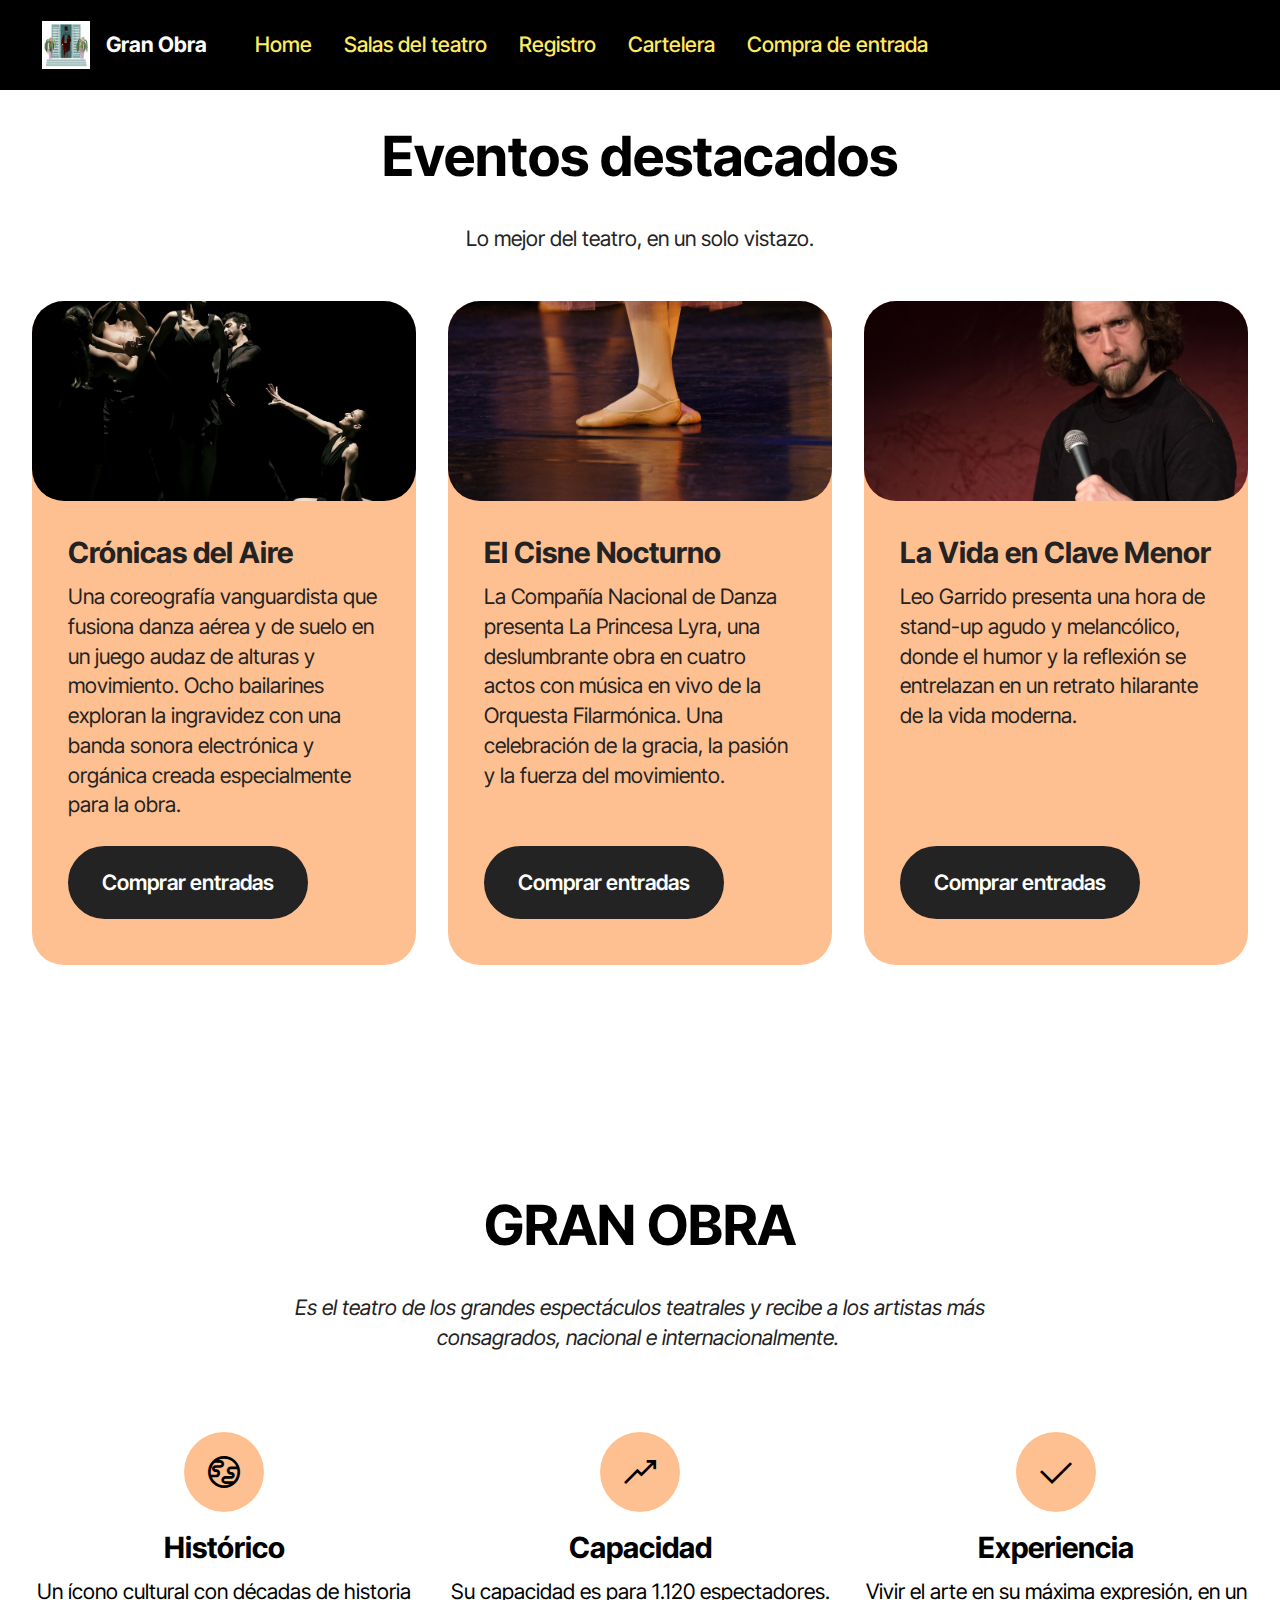
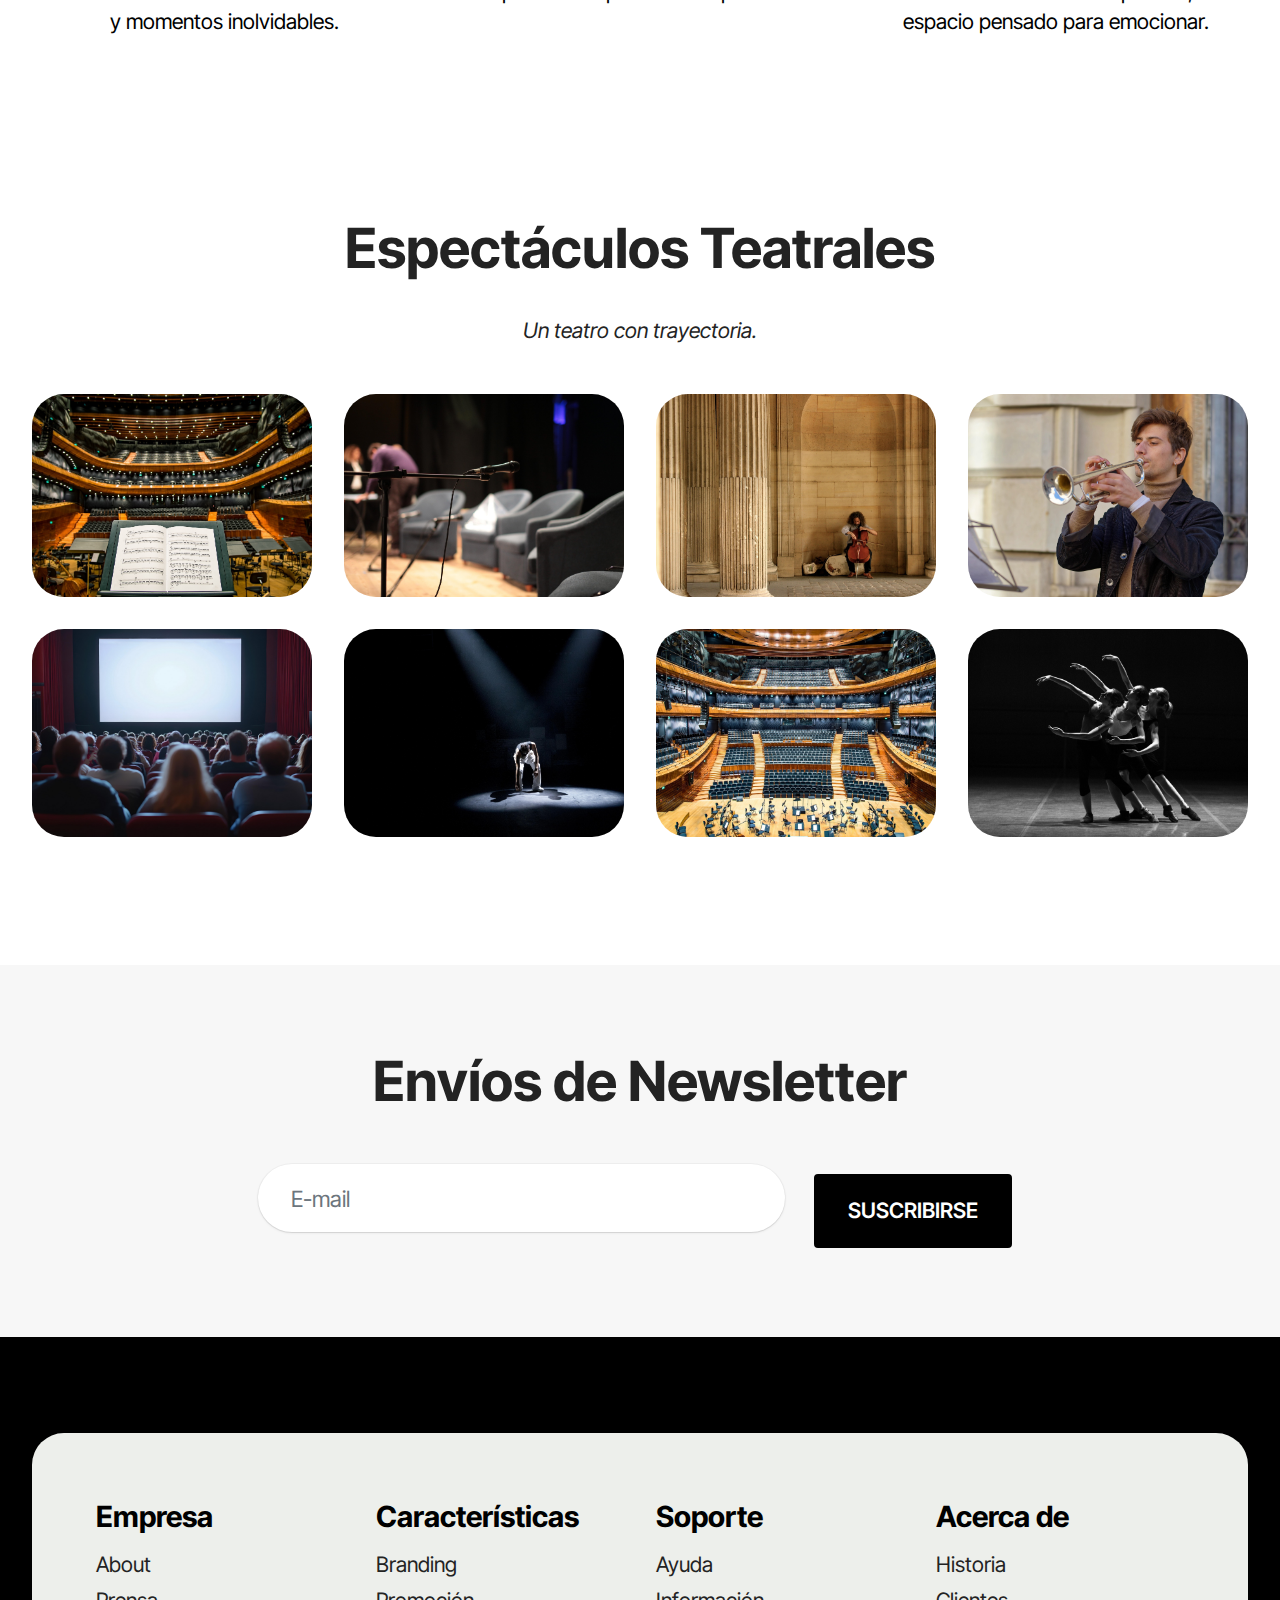
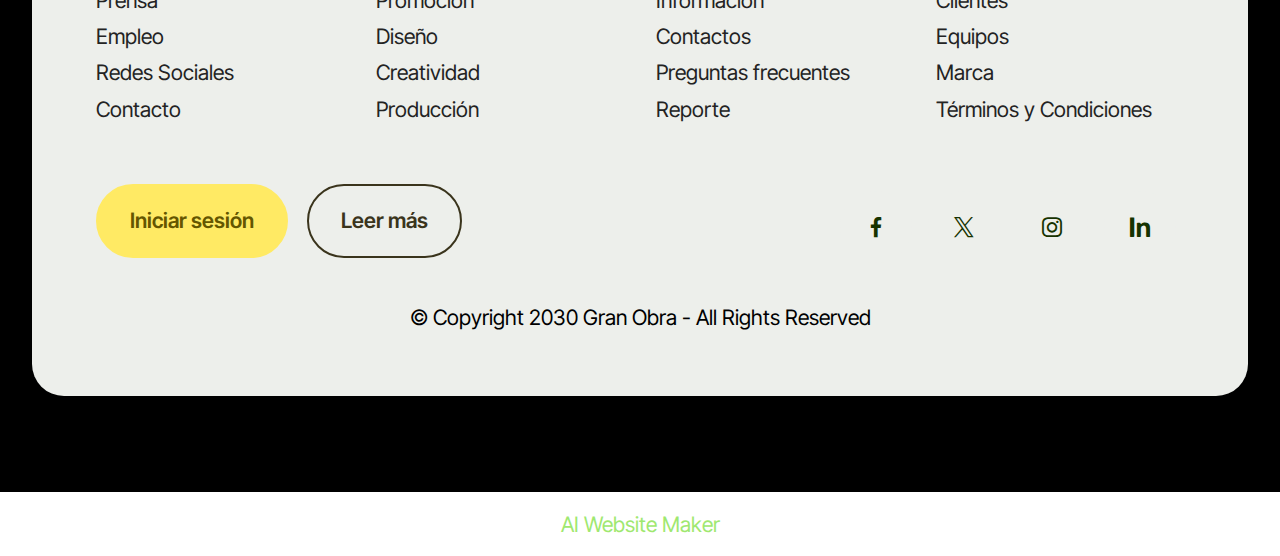
<file: index.html>
<!DOCTYPE html>
<html  >
<head>
  <!-- Site made with Mobirise Website Builder v6.1.4, https://mobirise.com -->
  <meta charset="UTF-8">
  <meta http-equiv="X-UA-Compatible" content="IE=edge">
  <meta name="generator" content="Mobirise v6.1.4, mobirise.com">
  <meta name="viewport" content="width=device-width, initial-scale=1, minimum-scale=1">
  <link rel="shortcut icon" href="assets/images/mbr.png" type="image/x-icon">
  <meta name="description" content="">
  
  
  <title>Home</title>
  <link rel="stylesheet" href="assets/web/assets/mobirise-icons2/mobirise2.css">
  <link rel="stylesheet" href="assets/bootstrap/css/bootstrap.min.css">
  <link rel="stylesheet" href="assets/dropdown/css/style.css">
  <link rel="stylesheet" href="assets/socicon/css/styles.css">
  <link rel="stylesheet" href="assets/theme/css/style.css">
  <link rel="preload" href="https://fonts.googleapis.com/css?family=Inter+Tight:100,200,300,400,500,600,700,800,900,100i,200i,300i,400i,500i,600i,700i,800i,900i&display=swap" as="style" onload="this.onload=null;this.rel='stylesheet'">
  <noscript><link rel="stylesheet" href="https://fonts.googleapis.com/css?family=Inter+Tight:100,200,300,400,500,600,700,800,900,100i,200i,300i,400i,500i,600i,700i,800i,900i&display=swap"></noscript>
  <link rel="preload" as="style" href="assets/mobirise/css/mbr-additional.css?v=iINXLL"><link rel="stylesheet" href="assets/mobirise/css/mbr-additional.css?v=iINXLL" type="text/css">

  
  <!-- Google tag (gtag.js) -->
  <script async src="https://www.googletagmanager.com/gtag/js?id=G-D3WEQ1CD3M"></script>
  <script>
    window.dataLayer = window.dataLayer || [];
    function gtag(){dataLayer.push(arguments);}
    gtag('js', new Date());
    gtag('config', 'G-D3WEQ1CD3M');
  </script>

</head>
<body>
  
  <section data-bs-version="5.1" class="menu menu6 cid-v0iEeVqApY" once="menu" id="menu06-0">
	

	<nav class="navbar navbar-dropdown opacityScrollOff navbar-fixed-top navbar-expand-lg">
		<div class="container">
			<div class="navbar-brand">
				<span class="navbar-logo">
					<a href="index.html">
						<img src="assets/images/mbr.png" alt="Mobirise Website Builder" style="height: 3rem;">
					</a>
				</span>
				<span class="navbar-caption-wrap"><a class="navbar-caption text-white display-4" href="index.html">Gran Obra<br></a></span>
			</div>
			<button class="navbar-toggler" type="button" data-toggle="collapse" data-bs-toggle="collapse" data-target="#navbarSupportedContent" data-bs-target="#navbarSupportedContent" aria-controls="navbarNavAltMarkup" aria-expanded="false" aria-label="Toggle navigation">
				<div class="hamburger">
					<span style="background-color: white !important;"></span>
                    <span style="background-color: white !important;"></span>
                    <span style="background-color: white !important;"></span>
                    <span style="background-color: white !important;"></span>
				</div>
			</button>
			<div class="collapse navbar-collapse opacityScrollOff" id="navbarSupportedContent">
				<ul class="navbar-nav nav-dropdown nav-right" data-app-modern-menu="true"><li class="nav-item">
						<a class="nav-link link text-danger display-4" href="index.html">Home</a>
					</li>
					<li class="nav-item">
						<a class="nav-link link text-danger display-4" href="page1.html" aria-expanded="false">Salas del teatro</a>
					</li>
					<li class="nav-item"><a class="nav-link link text-danger display-4" href="page3.html">Registro</a></li><li class="nav-item">
						<a class="nav-link link text-danger display-4" href="page4.html">Cartelera<br></a>
					</li><li class="nav-item"><a class="nav-link link text-danger display-4" href="page2.html">Compra de entrada<br></a></li></ul>
				
				
			</div>
		</div>
	</nav>
</section>

<section data-bs-version="5.1" class="features4 start cid-v0mreeYUIt" id="features04-z">
	
	
	<div class="container">
		<div class="row justify-content-center">
			<div class="col-12 content-head">
				<div class="mbr-section-head mb-5">
					<h4 class="mbr-section-title mbr-fonts-style align-center mb-0 display-2"><br><strong>Eventos destacados</strong><strong><br></strong></h4>
					<h5 class="mbr-section-subtitle mbr-fonts-style align-center mb-0 mt-4 display-7">Lo mejor del teatro, en un solo vistazo.</h5>
					
				</div>
			</div>
		</div>
		<div class="row">
			<div class="item features-image col-12 col-md-6 col-lg-4 active">
				<div class="item-wrapper">
					<div class="item-img">
						<img src="assets/images/mbr-39.jpeg" alt="Mobirise Website Builder" data-slide-to="1" data-bs-slide-to="2">
					</div>
					<div class="item-content">
						<h5 class="item-title mbr-fonts-style display-5"><strong>Crónicas del Aire</strong></h5>
						<p class="mbr-text mbr-fonts-style display-7">Una coreografía vanguardista que fusiona danza aérea y de suelo en un juego audaz de alturas y movimiento. Ocho bailarines exploran la ingravidez con una banda sonora electrónica y orgánica creada especialmente para la obra.</p>
						<div class="mbr-section-btn item-footer"><a href="page2.html?show=Crónicas%20del%20Aire" class="btn item-btn btn-black display-7">Comprar entradas</a></div>
					</div>

				</div>
			</div><div class="item features-image col-12 col-md-6 col-lg-4">
				<div class="item-wrapper">
					<div class="item-img">
						<img src="assets/images/mbr-12.jpg" alt="Mobirise Website Builder" data-slide-to="2" data-bs-slide-to="2">
					</div>
					<div class="item-content">
						<h5 class="item-title mbr-fonts-style display-5"><strong>El Cisne Nocturno</strong></h5>
						<p class="mbr-text mbr-fonts-style display-7">La Compañía Nacional de Danza presenta La Princesa Lyra, una deslumbrante obra en cuatro actos con música en vivo de la Orquesta Filarmónica. Una celebración de la gracia, la pasión y la fuerza del movimiento.</p>
						<div class="mbr-section-btn item-footer"><a href="page2.html?show=El%20Cisne%20Nocturno" class="btn item-btn btn-black display-7">Comprar entradas</a></div>
					</div>

				</div>
			</div>
			<div class="item features-image col-12 col-md-6 col-lg-4">
				<div class="item-wrapper">
					<div class="item-img">
						<img src="assets/images/mbr-40.jpeg" alt="Mobirise Website Builder" data-slide-to="3" data-bs-slide-to="3">
					</div>
					<div class="item-content">
						<h5 class="item-title mbr-fonts-style display-5"><strong>La Vida en Clave Menor</strong></h5>
						<p class="mbr-text mbr-fonts-style display-7">Leo Garrido presenta una hora de stand-up agudo y melancólico, donde el humor y la reflexión se entrelazan en un retrato hilarante de la vida moderna.</p>
						<div class="mbr-section-btn item-footer"><a href="page2.html?show=La%20Vida%20en%20Clave%20Menor" class="btn item-btn btn-black display-7">Comprar entradas<br></a></div>
					</div>
				</div>
			</div>
			
		</div>
	</div>
</section>

<section data-bs-version="5.1" class="features10 cid-v0krIsS3k3" id="features010-y">
  

  
  
  <div class="container">
    <div class="row justify-content-center mb-5">
      <div class="col-12 mb-0 content-head">
        <h3 class="mbr-section-title mbr-fonts-style align-center display-2"><strong>GRAN OBRA</strong></h3>
        <h5 class="mbr-section-subtitle mbr-fonts-style align-center mb-0 mt-4 display-7"><em>Es el teatro de los grandes espectáculos teatrales y recibe a los artistas más consagrados, nacional e internacionalmente.&nbsp;</em></h5>
      </div>
    </div>
    <div class="row">
      <div class="item features-without-image col-12 col-md-6 col-lg-4">
        <div class="item-wrapper">
          <div class="card-box align-left">
            <div class="iconfont-wrapper mb-3">
              <span class="mbr-iconfont mobi-mbri-globe mobi-mbri"></span>
            </div>
            <h5 class="card-title mbr-fonts-style display-5"><strong>Histórico</strong><br></h5>
            <p class="card-text mbr-fonts-style mb-3 display-7">Un ícono cultural con décadas de historia y momentos inolvidables.</p>
            
          </div>
        </div>
      </div>
      <div class="item features-without-image col-12 col-md-6 col-lg-4">
        <div class="item-wrapper">
          <div class="card-box align-left">
            <div class="iconfont-wrapper mb-3">
              <span class="mbr-iconfont mobi-mbri-growing-chart mobi-mbri"></span>
            </div>
            <h5 class="card-title mbr-fonts-style display-5"><strong>Capacidad</strong></h5>
            <p class="card-text mbr-fonts-style mb-3 display-7">Su capacidad es para 1.120 espectadores.</p>
            
          </div>
        </div>
      </div><div class="item features-without-image col-12 col-md-6 col-lg-4">
        <div class="item-wrapper">
          <div class="card-box align-left">
            <div class="iconfont-wrapper mb-3">
              <span class="mbr-iconfont mobi-mbri-success mobi-mbri"></span>
            </div>
            <h5 class="card-title mbr-fonts-style display-5"><strong>Experiencia</strong><strong><br></strong></h5>
            <p class="card-text mbr-fonts-style mb-3 display-7">Vivir el arte en su máxima expresión, en un espacio pensado para emocionar.</p>
            
          </div>
        </div>
      </div>
      
    </div>
  </div>
</section>

<section data-bs-version="5.1" class="gallery1 mbr-gallery cid-v0kroHOMMv" id="gallery01-x">
    
    

    <div class="container-fluid">
        <div class="row justify-content-center">
            <div class="col-12 content-head">
                <div class="mb-5">
                    <h3 class="mbr-section-title mbr-fonts-style align-center m-0 display-2"><strong>Espectáculos&nbsp;Teatrales</strong></h3>
                    <h4 class="mbr-section-subtitle mbr-fonts-style align-center mb-0 mt-4 display-7"><em>Un teatro con trayectoria.</em></h4>
                </div>
            </div>
        </div>
        
        <div class="row mbr-gallery">
            <div class="col-12 col-md-6 col-lg-3 item gallery-image active">
                <div class="item-wrapper mb-3" data-toggle="modal" data-bs-toggle="modal" data-target="#v0n9KLZafB-modal" data-bs-target="#v0n9KLZafB-modal">
                    <img class="w-100" src="assets/images/mbr-29.jpeg" alt="Mobirise Website Builder" data-slide-to="0" data-bs-slide-to="0" data-target="#lb-v0n9KLZafB" data-bs-target="#lb-v0n9KLZafB">
                    <div class="icon-wrapper">
                        <span class="mobi-mbri mobi-mbri-search mbr-iconfont mbr-iconfont-btn"></span>
                    </div>
                </div>
                
            </div>
            <div class="col-12 col-md-6 col-lg-3 item gallery-image">
                <div class="item-wrapper mb-3" data-toggle="modal" data-bs-toggle="modal" data-target="#v0n9KLZafB-modal" data-bs-target="#v0n9KLZafB-modal">
                    <img class="w-100" src="assets/images/mbr-33.jpeg" alt="Mobirise Website Builder" data-slide-to="1" data-bs-slide-to="1" data-target="#lb-v0n9KLZafB" data-bs-target="#lb-v0n9KLZafB">
                    <div class="icon-wrapper">
                        <span class="mobi-mbri mobi-mbri-search mbr-iconfont mbr-iconfont-btn"></span>
                    </div>
                </div>
                
            </div><div class="col-12 col-md-6 col-lg-3 item gallery-image">
                <div class="item-wrapper mb-3" data-toggle="modal" data-bs-toggle="modal" data-target="#v0n9KLZafB-modal" data-bs-target="#v0n9KLZafB-modal">
                    <img class="w-100" src="assets/images/mbr-32.jpeg" alt="Mobirise Website Builder" data-slide-to="2" data-bs-slide-to="2" data-target="#lb-v0n9KLZafB" data-bs-target="#lb-v0n9KLZafB">
                    <div class="icon-wrapper">
                        <span class="mobi-mbri mobi-mbri-search mbr-iconfont mbr-iconfont-btn"></span>
                    </div>
                </div>
                
            </div><div class="col-12 col-md-6 col-lg-3 item gallery-image">
                <div class="item-wrapper mb-3" data-toggle="modal" data-bs-toggle="modal" data-target="#v0n9KLZafB-modal" data-bs-target="#v0n9KLZafB-modal">
                    <img class="w-100" src="assets/images/mbr-31.jpeg" alt="Mobirise Website Builder" data-slide-to="3" data-bs-slide-to="3" data-target="#lb-v0n9KLZafB" data-bs-target="#lb-v0n9KLZafB">
                    <div class="icon-wrapper">
                        <span class="mobi-mbri mobi-mbri-search mbr-iconfont mbr-iconfont-btn"></span>
                    </div>
                </div>
                
            </div><div class="col-12 col-md-6 col-lg-3 item gallery-image">
                <div class="item-wrapper mb-3" data-toggle="modal" data-bs-toggle="modal" data-target="#v0n9KLZafB-modal" data-bs-target="#v0n9KLZafB-modal">
                    <img class="w-100" src="assets/images/mbr-30.jpeg" alt="Mobirise Website Builder" data-slide-to="4" data-bs-slide-to="4" data-target="#lb-v0n9KLZafB" data-bs-target="#lb-v0n9KLZafB">
                    <div class="icon-wrapper">
                        <span class="mobi-mbri mobi-mbri-search mbr-iconfont mbr-iconfont-btn"></span>
                    </div>
                </div>
                
            </div>
            <div class="col-12 col-md-6 col-lg-3 item gallery-image">
                <div class="item-wrapper mb-3" data-toggle="modal" data-bs-toggle="modal" data-target="#v0n9KLZafB-modal" data-bs-target="#v0n9KLZafB-modal">
                    <img class="w-100" src="assets/images/mbr-37.jpeg" alt="Mobirise Website Builder" data-slide-to="5" data-bs-slide-to="5" data-target="#lb-v0n9KLZafB" data-bs-target="#lb-v0n9KLZafB">
                    <div class="icon-wrapper">
                        <span class="mobi-mbri mobi-mbri-search mbr-iconfont mbr-iconfont-btn"></span>
                    </div>
                </div>
                
            </div>
            <div class="col-12 col-md-6 col-lg-3 item gallery-image">
                <div class="item-wrapper mb-3" data-toggle="modal" data-bs-toggle="modal" data-target="#v0n9KLZafB-modal" data-bs-target="#v0n9KLZafB-modal">
                    <img class="w-100" src="assets/images/mbr-36.jpeg" alt="Mobirise Website Builder" data-slide-to="6" data-bs-slide-to="6" data-target="#lb-v0n9KLZafB" data-bs-target="#lb-v0n9KLZafB">
                    <div class="icon-wrapper">
                        <span class="mobi-mbri mobi-mbri-search mbr-iconfont mbr-iconfont-btn"></span>
                    </div>
                </div>
                
            </div>
            
            <div class="col-12 col-md-6 col-lg-3 item gallery-image">
                <div class="item-wrapper mb-3" data-toggle="modal" data-bs-toggle="modal" data-target="#v0n9KLZafB-modal" data-bs-target="#v0n9KLZafB-modal">
                    <img class="w-100" src="assets/images/mbr-34.jpeg" alt="Mobirise Website Builder" data-slide-to="7" data-bs-slide-to="7" data-target="#lb-v0n9KLZafB" data-bs-target="#lb-v0n9KLZafB">
                    <div class="icon-wrapper">
                        <span class="mobi-mbri mobi-mbri-search mbr-iconfont mbr-iconfont-btn"></span>
                    </div>
                </div>
                
            </div>
            
            
        </div>

        <div class="modal mbr-slider" tabindex="-1" role="dialog" aria-hidden="true" id="v0n9KLZafB-modal">
            <div class="modal-dialog" role="document">
                <div class="modal-content">
                    <div class="modal-body">
                        <div class="carousel slide" data-pause="false" data-bs-pause="false" id="lb-v0n9KLZafB" data-interval="5000" data-bs-interval="5000">
                            <div class="carousel-inner">
                                <div class="carousel-item active">
                                    <img class="d-block w-100" src="assets/images/mbr-29.jpeg" alt="Mobirise Website Builder">
                                </div>
                                <div class="carousel-item">
                                    <img class="d-block w-100" src="assets/images/mbr-33.jpeg" alt="Mobirise Website Builder">
                                </div><div class="carousel-item">
                                    <img class="d-block w-100" src="assets/images/mbr-32.jpeg" alt="Mobirise Website Builder">
                                </div><div class="carousel-item">
                                    <img class="d-block w-100" src="assets/images/mbr-31.jpeg" alt="Mobirise Website Builder">
                                </div><div class="carousel-item">
                                    <img class="d-block w-100" src="assets/images/mbr-30.jpeg" alt="Mobirise Website Builder">
                                </div>
                                <div class="carousel-item">
                                    <img class="d-block w-100" src="assets/images/mbr-37.jpeg" alt="Mobirise Website Builder">
                                </div>
                                <div class="carousel-item">
                                    <img class="d-block w-100" src="assets/images/mbr-36.jpeg" alt="Mobirise Website Builder">
                                </div>
                                
                                <div class="carousel-item">
                                    <img class="d-block w-100" src="assets/images/mbr-34.jpeg" alt="Mobirise Website Builder">
                                </div>
                                
                                
                            </div>
                            <ol class="carousel-indicators">
                                <li data-slide-to="0" data-bs-slide-to="0" class="active" data-target="#lb-v0n9KLZafB" data-bs-target="#lb-v0n9KLZafB"></li><li data-slide-to="1" data-bs-slide-to="1" class="" data-target="#lb-v0n9KLZafB" data-bs-target="#lb-v0n9KLZafB"></li><li data-slide-to="2" data-bs-slide-to="2" class="" data-target="#lb-v0n9KLZafB" data-bs-target="#lb-v0n9KLZafB"></li><li data-slide-to="3" data-bs-slide-to="3" class="" data-target="#lb-v0n9KLZafB" data-bs-target="#lb-v0n9KLZafB"></li><li data-slide-to="4" data-bs-slide-to="4" class="" data-target="#lb-v0n9KLZafB" data-bs-target="#lb-v0n9KLZafB"></li>
                                <li data-slide-to="5" data-bs-slide-to="5" data-target="#lb-v0n9KLZafB" data-bs-target="#lb-v0n9KLZafB"></li>
                                <li data-slide-to="6" data-bs-slide-to="6" data-target="#lb-v0n9KLZafB" data-bs-target="#lb-v0n9KLZafB"></li>
                                <li data-slide-to="7" data-bs-slide-to="7" data-target="#lb-v0n9KLZafB" data-bs-target="#lb-v0n9KLZafB"></li>
                                
                                
                                
                                
                            </ol>
                            <a role="button" href="" class="close" data-dismiss="modal" data-bs-dismiss="modal" aria-label="Close">
                            </a>
                            <a class="carousel-control-prev carousel-control" role="button" data-slide="prev" data-bs-slide="prev" href="#lb-v0n9KLZafB">
                                <span class="mobi-mbri mobi-mbri-arrow-prev" aria-hidden="true"></span>
                                <span class="sr-only visually-hidden">Previous</span>
                            </a>
                            <a class="carousel-control-next carousel-control" role="button" data-slide="next" data-bs-slide="next" href="#lb-v0n9KLZafB">
                                <span class="mobi-mbri mobi-mbri-arrow-next" aria-hidden="true"></span>
                                <span class="sr-only visually-hidden">Next</span>
                            </a>
                        </div>
                    </div>
                </div>
            </div>
        </div>
    </div>
</section>

<section id="newsletter-subscription" style="padding-top: 5rem; padding-bottom: 5rem; background-color: #f7f7f7;">
    
    <div class="container">
        <div class="row justify-content-center">
            <div class="col-12 content-head">
                <div class="text-center mb-5">
                    <h3 class="display-2" style="font-weight: 200;">
                        <strong>Envíos de Newsletter</strong>
                    </h3>
                </div>
            </div>
        </div>
        
        <div class="row justify-content-center">
            <div class="col-lg-8 mx-auto">
                <form id="newsletterForm" class="form-with-styler">
                    
                    <div id="successAlert" class="alert alert-success col-12" style="display:none; text-align: center;" role="alert">
                        ¡Gracias por suscribirte a Gran Obra!
                    </div>
                    <div id="errorAlert" class="alert alert-danger col-12" style="display:none; text-align: center;" role="alert">
                        Oops...! Hubo un problema al intentar suscribirte. Por favor, inténtalo de nuevo.
                    </div>
                    
                    <div class="row g-3 justify-content-center">
                        
                        <div class="col-md-8 col-sm-12 form-group mb-3" data-for="email">
                            <input type="email" name="email" placeholder="E-mail" data-form-field="email" class="form-control form-control-lg" id="newsletter-email" required style="min-height: 58px;">
                        </div>
                        
                        <div class="col-auto align-center">
                            <button type="submit" class="btn btn-lg display-7" style="background-color: #000000 !important; color: #ffffff !important; border-color: #000000 !important; min-height: 58px;">
                                SUSCRIBIRSE
                            </button>
                        </div>
                    </div>
                </form>
            </div>
        </div>
    </div>
</section>

<section data-bs-version="5.1" class="footer1 cid-v0jikO0ixC" once="footers" id="footer01-k">
	

	
	
	<div class="container">
		<div class="row mbr-white">
			<div class="col-12 col-md-6 col-lg-3">
				<h5 class="mbr-section-subtitle mbr-fonts-style mb-2 display-5"><strong>Empresa</strong></h5>
				<ul class="list mbr-fonts-style display-7">
					<li class="mbr-text item-wrap">About</li>
					<li class="mbr-text item-wrap">Prensa</li>
					<li class="mbr-text item-wrap">Empleo</li>
					<li class="mbr-text item-wrap">Redes Sociales</li>
					<li class="mbr-text item-wrap">Contacto</li>
				</ul>
			</div>
			<div class="col-12 col-md-6 col-lg-3">
				<h5 class="mbr-section-subtitle mbr-fonts-style mb-2 display-5"><strong>Características</strong></h5>
				<ul class="list mbr-fonts-style display-7">
					<li class="mbr-text item-wrap">Branding</li>
					<li class="mbr-text item-wrap">Promoción</li>
					<li class="mbr-text item-wrap">Diseño</li>
					<li class="mbr-text item-wrap">Creatividad</li>
					<li class="mbr-text item-wrap">Producción</li>
				</ul>
			</div>
			<div class="col-12 col-md-6 col-lg-3">
				<h5 class="mbr-section-subtitle mbr-fonts-style mb-2 display-5">
					<strong>Soporte</strong></h5>
				<ul class="list mbr-fonts-style display-7">
					<li class="mbr-text item-wrap">Ayuda</li>
					<li class="mbr-text item-wrap">Información</li>
					<li class="mbr-text item-wrap">Contactos</li>
					<li class="mbr-text item-wrap">Preguntas frecuentes</li>
					<li class="mbr-text item-wrap">Reporte</li>
				</ul>
			</div>
			<div class="col-12 col-md-6 col-lg-3">
				<h5 class="mbr-section-subtitle mbr-fonts-style mb-2 display-5"><strong>Acerca de</strong></h5>
				<ul class="list mbr-fonts-style display-7">
					<li class="mbr-text item-wrap">Historia</li>
					<li class="mbr-text item-wrap">Clientes</li>
					<li class="mbr-text item-wrap">Equipos</li>
					<li class="mbr-text item-wrap">Marca</li>
					<li class="mbr-text item-wrap">Términos y Condiciones</li>
				</ul>
			</div>
			<div class="col-12 mt-5 footer-col">
				<div class="mbr-section-btn align-left"><a class="btn btn-danger display-7" href="#">Iniciar sesión</a>
					<a class="btn btn-success-outline display-7" href="#">Leer más</a></div>

				<div class="social-row mt-2 display-7">
					<div class="soc-item">
						<a href="#">
							<span class="mbr-iconfont socicon socicon-facebook"></span>
						</a>
					</div>
					<div class="soc-item">
						<a href="#">
							<span class="mbr-iconfont socicon socicon-twitter"></span>
						</a>
					</div>
					<div class="soc-item">
						<a href="#">
							<span class="mbr-iconfont socicon socicon-instagram"></span>
						</a>
					</div>
					<div class="soc-item">
						<a href="#">
							<span class="mbr-iconfont socicon-logmein socicon"></span>
						</a>
					</div>
				</div>
			</div>
			<div class="col-12 mt-4">
				<p class="mbr-text mb-0 mbr-fonts-style copyright align-center display-7">
					© Copyright 2030 Gran Obra - All Rights Reserved
				</p>
			</div>
		</div>
	</div>
</section><section class="display-7" style="padding: 0;align-items: center;justify-content: center;flex-wrap: wrap;    align-content: center;display: flex;position: relative;height: 4rem;"><a href="https://mobiri.se/" style="flex: 1 1;height: 4rem;position: absolute;width: 100%;z-index: 1;"><img alt="" style="height: 4rem;" src="[data-uri]"></a><p style="margin: 0;text-align: center;" class="display-7">&#8204;</p><a style="z-index:1" href="https://mobirise.com/builder/ai-website-maker.html">AI Website Maker</a></section><script src="assets/bootstrap/js/bootstrap.bundle.min.js"></script>  <script src="assets/smoothscroll/smooth-scroll.js"></script>  <script src="assets/ytplayer/index.js"></script>  <script src="assets/dropdown/js/navbar-dropdown.js"></script>  <script src="assets/theme/js/script.js"></script>  <script src="assets/formoid/formoid.min.js"></script>  
  
<script>
    document.addEventListener('DOMContentLoaded', function() {
        const form = document.getElementById('newsletterForm');
        const emailInput = document.getElementById('newsletter-email');
        const successAlert = document.getElementById('successAlert');
        const errorAlert = document.getElementById('errorAlert');

        form.addEventListener('submit', function(event) {
            event.preventDefault(); 

            successAlert.style.display = 'none';
            errorAlert.style.display = 'none';

            if (!emailInput.value || !emailInput.checkValidity()) {
                errorAlert.innerText = "Por favor, introduce un email válido.";
                errorAlert.style.display = 'block';
                return;
            }

            console.log(`Intentando suscribir: ${emailInput.value}`);
                        
            const isSuccessful = Math.random() < 0.8;

            if (isSuccessful) {
                setTimeout(() => {
                    successAlert.style.display = 'block';
                    emailInput.value = ''; 
                    errorAlert.style.display = 'none'; 
                }, 1000); 
            } else {
                setTimeout(() => {
                    errorAlert.innerText = "Oops...! Hubo un problema al intentar suscribirte. Por favor, inténtalo de nuevo.";
                    errorAlert.style.display = 'block';
                    successAlert.style.display = 'none'; 
                }, 1000);
            }
        });
    });
</script>  
    
</body>
</html>
</file>
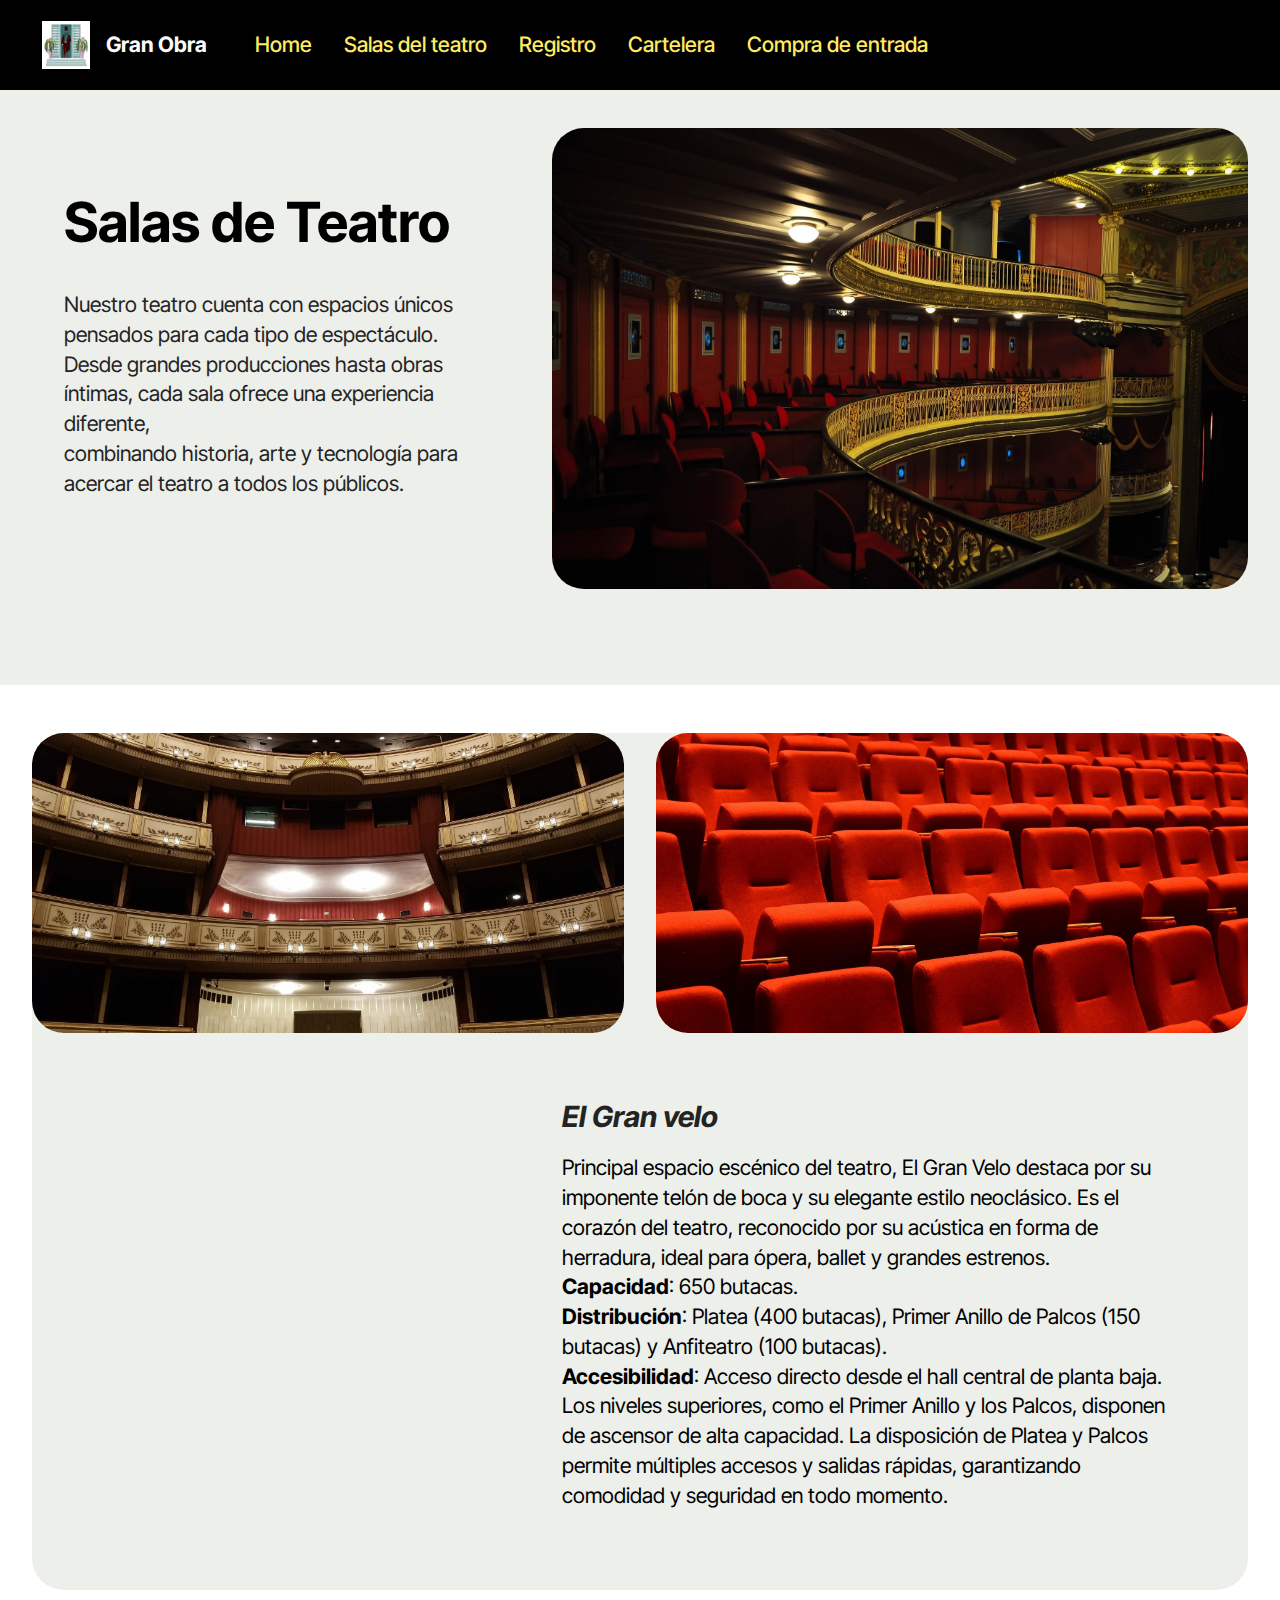
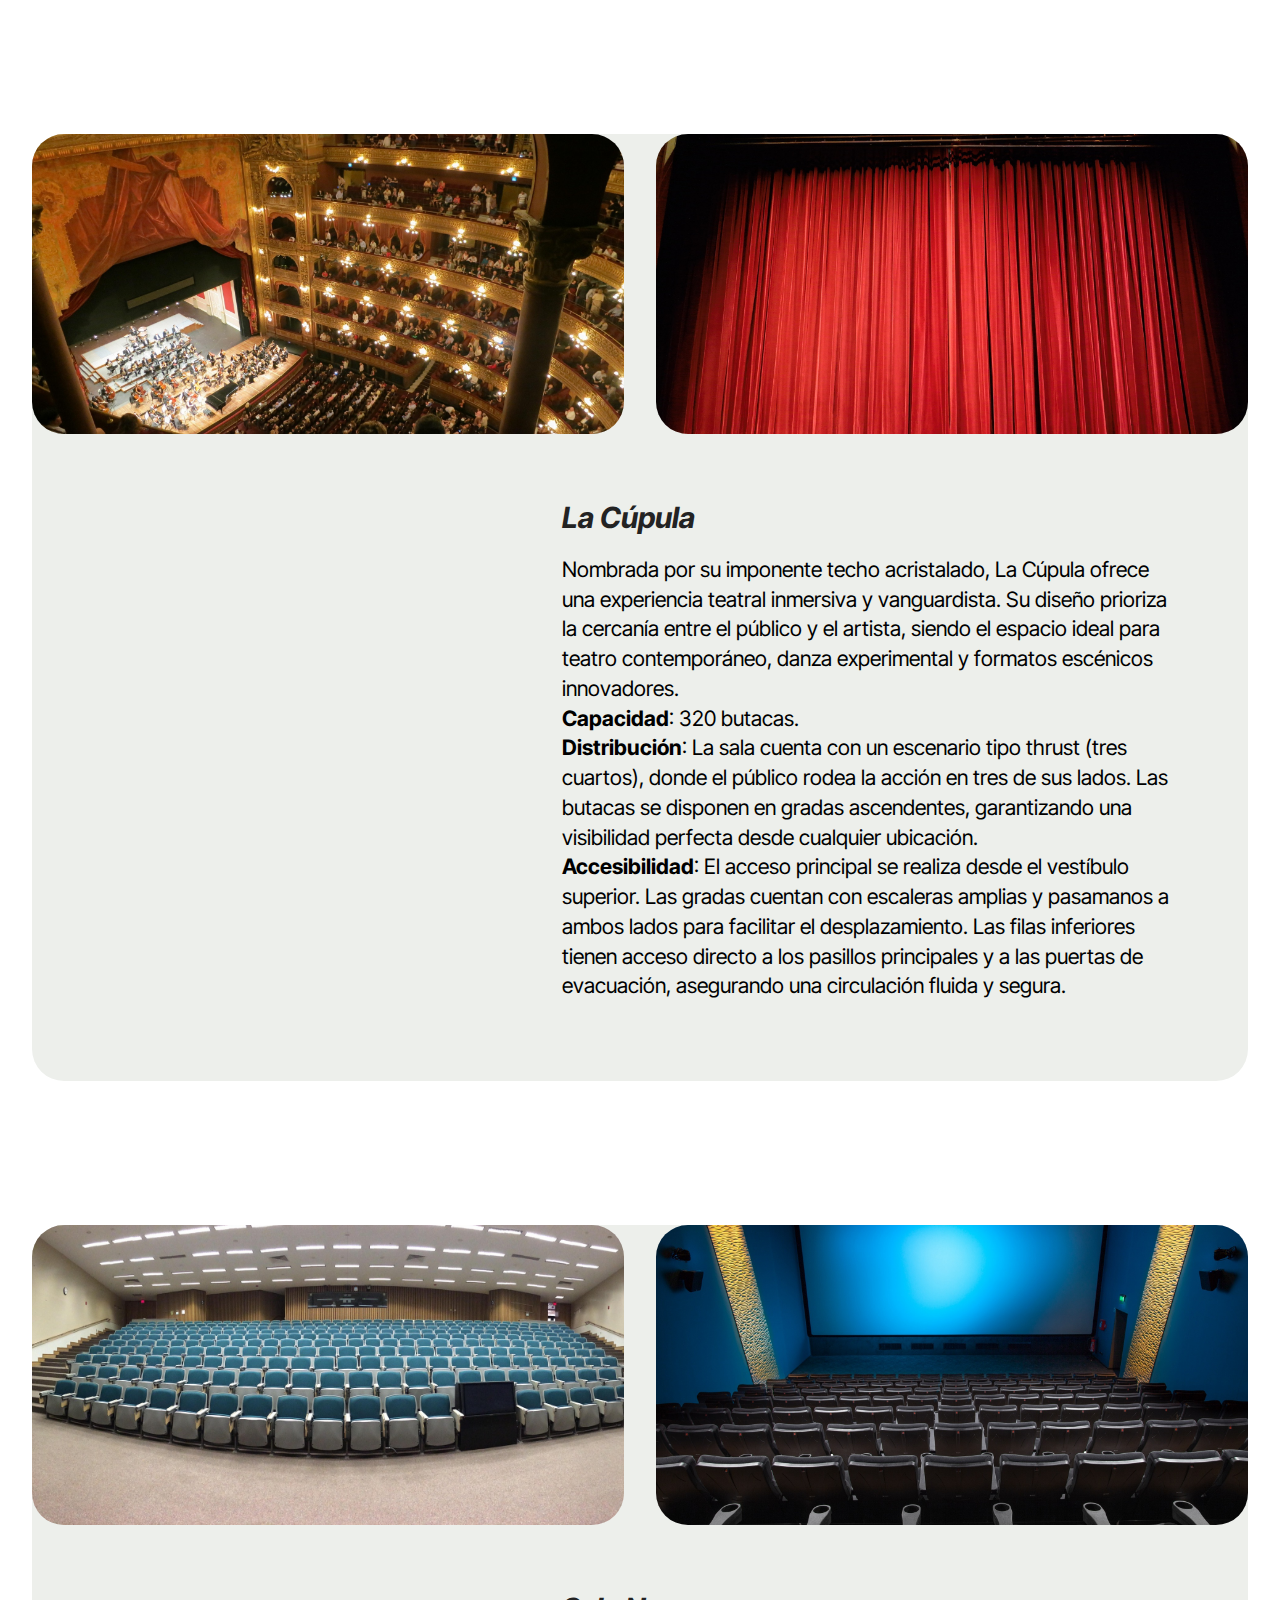
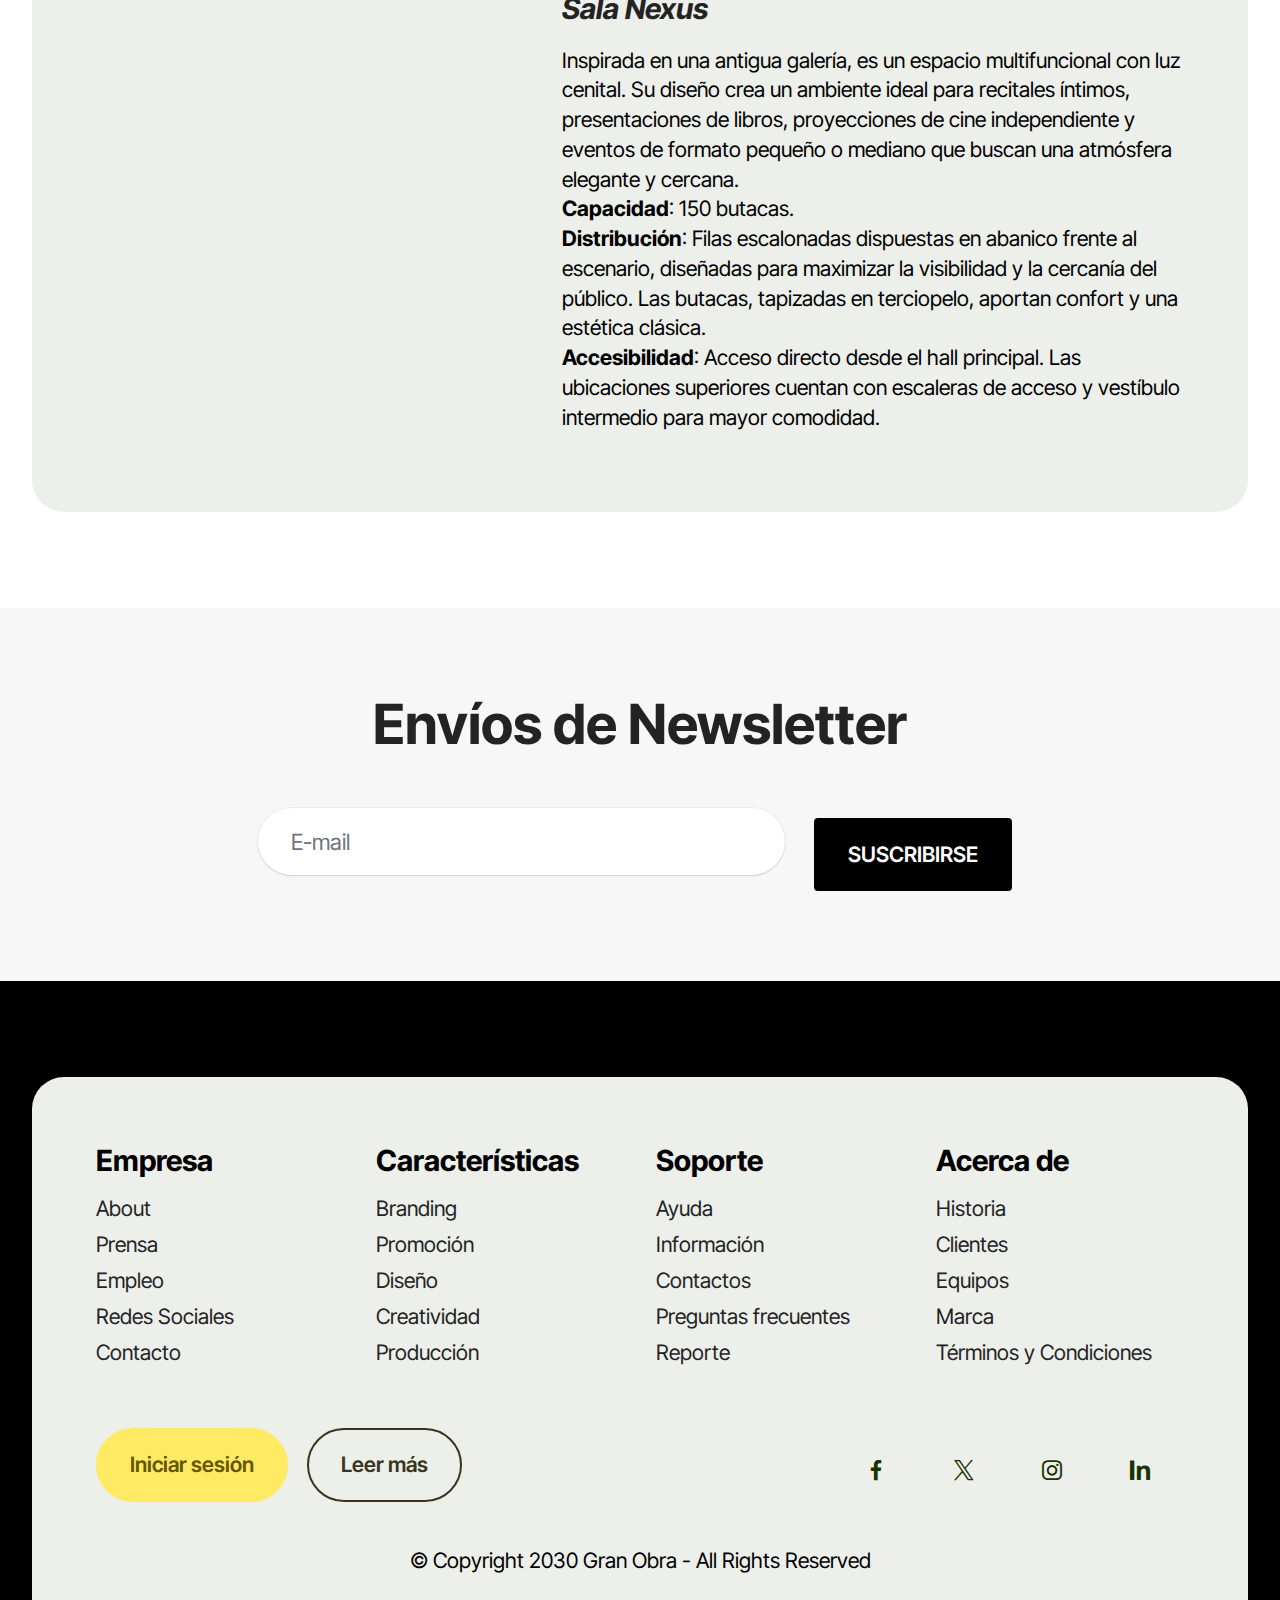
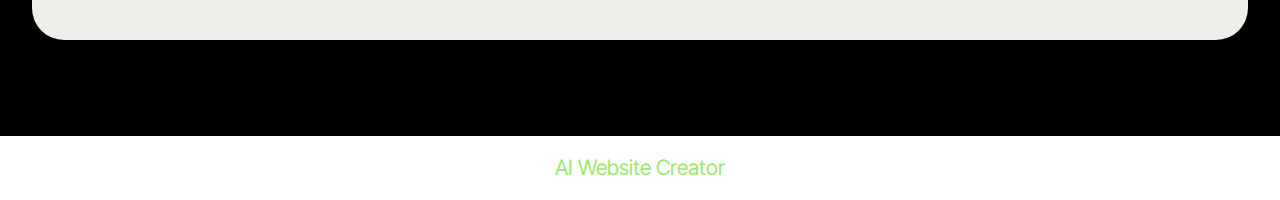
<file: page1.html>
<!DOCTYPE html>
<html  >
<head>
  <!-- Site made with Mobirise Website Builder v6.1.4, https://mobirise.com -->
  <meta charset="UTF-8">
  <meta http-equiv="X-UA-Compatible" content="IE=edge">
  <meta name="generator" content="Mobirise v6.1.4, mobirise.com">
  <meta name="viewport" content="width=device-width, initial-scale=1, minimum-scale=1">
  <link rel="shortcut icon" href="assets/images/mbr.png" type="image/x-icon">
  <meta name="description" content="">
  
  
  <title>Salas del teatro</title>
  <link rel="stylesheet" href="assets/web/assets/mobirise-icons2/mobirise2.css">
  <link rel="stylesheet" href="assets/bootstrap/css/bootstrap.min.css">
  <link rel="stylesheet" href="assets/dropdown/css/style.css">
  <link rel="stylesheet" href="assets/socicon/css/styles.css">
  <link rel="stylesheet" href="assets/theme/css/style.css">
  <link rel="preload" href="https://fonts.googleapis.com/css?family=Inter+Tight:100,200,300,400,500,600,700,800,900,100i,200i,300i,400i,500i,600i,700i,800i,900i&display=swap" as="style" onload="this.onload=null;this.rel='stylesheet'">
  <noscript><link rel="stylesheet" href="https://fonts.googleapis.com/css?family=Inter+Tight:100,200,300,400,500,600,700,800,900,100i,200i,300i,400i,500i,600i,700i,800i,900i&display=swap"></noscript>
  <link rel="preload" as="style" href="assets/mobirise/css/mbr-additional.css?v=hTHnm0"><link rel="stylesheet" href="assets/mobirise/css/mbr-additional.css?v=hTHnm0" type="text/css">

  
  <!-- Google tag (gtag.js) -->
  <script async src="https://www.googletagmanager.com/gtag/js?id=G-D3WEQ1CD3M"></script>
  <script>
    window.dataLayer = window.dataLayer || [];
    function gtag(){dataLayer.push(arguments);}
    gtag('js', new Date());
    gtag('config', 'G-D3WEQ1CD3M');
  </script>
  
</head>
<body>
  
  <section data-bs-version="5.1" class="menu menu6 cid-v0iEeVqApY" once="menu" id="menu06-1">
	

	<nav class="navbar navbar-dropdown opacityScrollOff navbar-fixed-top navbar-expand-lg">
		<div class="container">
			<div class="navbar-brand">
				<span class="navbar-logo">
					<a href="index.html">
						<img src="assets/images/mbr.png" alt="Mobirise Website Builder" style="height: 3rem;">
					</a>
				</span>
				<span class="navbar-caption-wrap"><a class="navbar-caption text-white display-4" href="index.html">Gran Obra<br></a></span>
			</div>
			<button class="navbar-toggler" type="button" data-toggle="collapse" data-bs-toggle="collapse" data-target="#navbarSupportedContent" data-bs-target="#navbarSupportedContent" aria-controls="navbarNavAltMarkup" aria-expanded="false" aria-label="Toggle navigation">
				<div class="hamburger">
					<span style="background-color: white !important;"></span>
                    <span style="background-color: white !important;"></span>
                    <span style="background-color: white !important;"></span>
                    <span style="background-color: white !important;"></span>		
				</div>
			</button>
			<div class="collapse navbar-collapse opacityScrollOff" id="navbarSupportedContent">
				<ul class="navbar-nav nav-dropdown nav-right" data-app-modern-menu="true"><li class="nav-item">
						<a class="nav-link link text-danger display-4" href="index.html">Home</a>
					</li>
					<li class="nav-item">
						<a class="nav-link link text-danger display-4" href="page1.html" aria-expanded="false">Salas del teatro</a>
					</li>
					<li class="nav-item"><a class="nav-link link text-danger display-4" href="page3.html">Registro</a></li><li class="nav-item">
						<a class="nav-link link text-danger display-4" href="page4.html">Cartelera<br></a>
					</li><li class="nav-item"><a class="nav-link link text-danger display-4" href="page2.html">Compra de entrada<br></a></li></ul>
				
				
			</div>
		</div>
	</nav>
</section>

<section data-bs-version="5.1" class="header1 cid-v0jdKwC3MN" id="header01-h">
	

	
	

	<div class="container-fluid">
		<div class="row justify-content-center">
			<div class="col-12 col-md-12 col-lg-7 image-wrapper">
				<img class="w-100" src="assets/images/mbr-11.jpeg" alt="Mobirise Website Builder">
			</div>
			<div class="col-12 col-lg col-md-12">
				<div class="text-wrapper align-left">
					<h1 class="mbr-section-title mbr-fonts-style mb-4 display-2"><strong>Salas de Teatro</strong></h1>
					<p class="mbr-text mbr-fonts-style mb-4 display-7">Nuestro teatro cuenta con espacios únicos pensados para cada tipo de espectáculo.
<br>Desde grandes producciones hasta obras íntimas, cada sala ofrece una experiencia diferente,
<br>combinando historia, arte y tecnología para acercar el teatro a todos los públicos.</p>
					
				</div>
			</div>
		</div>
	</div>
</section>

<section data-bs-version="5.1" class="start article01 cid-v0iZhkIpGU" id="article01-d">
	

	
	
	<div class="container">
		<div class="row justify-content-center">
			<div class="card col-md-12 col-lg-12">
				<div class="card-wrapper">
					<div class="row">
						<div class="image-wrapper col-12 col-sm-6 justify-content-center">
							<img src="assets/images/mbr.jpeg" alt="Mobirise Website Builder">
						</div>
						<div class="image-wrapper col-12 col-sm-6 justify-content-center">
							<img src="assets/images/mbr-4.jpeg" alt="Mobirise Website Builder">
						</div>
					</div>

					<div class="card-box align-left mb-3 card-content-text">
						<h4 class="card-title mbr-fonts-style mbr-white mb-0 display-5"><strong><em>El Gran velo</em></strong></h4>
						<p class="mbr-text mbr-fonts-style mt-3 mb-0 display-7">Principal espacio escénico del teatro, El Gran Velo destaca por su imponente telón de boca y su elegante estilo neoclásico. Es el corazón del teatro, reconocido por su acústica en forma de herradura, ideal para ópera, ballet y grandes estrenos.<br><strong>Capacidad</strong>: 650 butacas.
<br><strong>Distribución</strong>: Platea (400 butacas), Primer Anillo de Palcos (150 butacas) y Anfiteatro (100 butacas).
<br><strong>Accesibilidad</strong>:&nbsp;Acceso directo desde el hall central de planta baja. Los niveles superiores, como el Primer Anillo y los Palcos, disponen de ascensor de alta capacidad. La disposición de Platea y Palcos permite múltiples accesos y salidas rápidas, garantizando comodidad y seguridad en todo momento.</p>
						
					</div>
				</div>
			</div>
		</div>
	</div>
</section>

<section data-bs-version="5.1" class="start article01 cid-v0j08yNYCg" id="article01-e">
	

	
	
	<div class="container">
		<div class="row justify-content-center">
			<div class="card col-md-12 col-lg-12">
				<div class="card-wrapper">
					<div class="row">
						<div class="image-wrapper col-12 col-sm-6 justify-content-center">
							<img src="assets/images/mbr-3.jpeg" alt="Mobirise Website Builder">
						</div>
						<div class="image-wrapper col-12 col-sm-6 justify-content-center">
							<img src="assets/images/mbr-5.jpeg" alt="Mobirise Website Builder">
						</div>
					</div>

					<div class="card-box align-left mb-3 card-content-text">
						<h4 class="card-title mbr-fonts-style mbr-white mb-0 display-5"><strong><em>La Cúpula</em></strong></h4>
						<p class="mbr-text mbr-fonts-style mt-3 mb-0 display-7">Nombrada por su imponente techo acristalado, La Cúpula ofrece una experiencia teatral inmersiva y vanguardista. Su diseño prioriza la cercanía entre el público y el artista, siendo el espacio ideal para teatro contemporáneo, danza experimental y formatos escénicos innovadores.<br><strong>Capacidad</strong>: 320 butacas.
<br><strong>Distribución</strong>:&nbsp;La sala cuenta con un escenario tipo thrust (tres cuartos), donde el público rodea la acción en tres de sus lados. Las butacas se disponen en gradas ascendentes, garantizando una visibilidad perfecta desde cualquier ubicación.<br><strong>Accesibilidad</strong>:&nbsp;El acceso principal se realiza desde el vestíbulo superior. Las gradas cuentan con escaleras amplias y pasamanos a ambos lados para facilitar el desplazamiento. Las filas inferiores tienen acceso directo a los pasillos principales y a las puertas de evacuación, asegurando una circulación fluida y segura.</p>
						
					</div>
				</div>
			</div>
		</div>
	</div>
</section>

<section data-bs-version="5.1" class="start article01 cid-v0j0UQonDK" id="article01-f">
	

	
	
	<div class="container">
		<div class="row justify-content-center">
			<div class="card col-md-12 col-lg-12">
				<div class="card-wrapper">
					<div class="row">
						<div class="image-wrapper col-12 col-sm-6 justify-content-center">
							<img src="assets/images/mbr-6.jpeg" alt="Mobirise Website Builder">
						</div>
						<div class="image-wrapper col-12 col-sm-6 justify-content-center">
							<img src="assets/images/mbr-8.jpeg" alt="Mobirise Website Builder">
						</div>
					</div>

					<div class="card-box align-left mb-3 card-content-text">
						<h4 class="card-title mbr-fonts-style mbr-white mb-0 display-5"><strong><em>Sala Nexus</em></strong></h4>
						<p class="mbr-text mbr-fonts-style mt-3 mb-0 display-7">Inspirada en una antigua galería, es un espacio multifuncional con luz cenital. Su diseño crea un ambiente ideal para recitales íntimos, presentaciones de libros, proyecciones de cine independiente y eventos de formato pequeño o mediano que buscan una atmósfera elegante y cercana.<br><strong>Capacidad</strong>: 150 butacas.
<br><strong>Distribución</strong>:&nbsp;Filas escalonadas dispuestas en abanico frente al escenario, diseñadas para maximizar la visibilidad y la cercanía del público. Las butacas, tapizadas en terciopelo, aportan confort y una estética clásica.<br><strong>Accesibilidad</strong>:&nbsp;Acceso directo desde el hall principal. Las ubicaciones superiores cuentan con escaleras de acceso y vestíbulo intermedio para mayor comodidad.</p>
						
					</div>
				</div>
			</div>
		</div>
	</div>
</section>

<section id="newsletter-subscription" style="padding-top: 5rem; padding-bottom: 5rem; background-color: #f7f7f7;">
    
    <div class="container">
        <div class="row justify-content-center">
            <div class="col-12 content-head">
                <div class="text-center mb-5">
                    <h3 class="display-2" style="font-weight: 200;">
                        <strong>Envíos de Newsletter</strong>
                    </h3>
                </div>
            </div>
        </div>
        
        <div class="row justify-content-center">
            <div class="col-lg-8 mx-auto">
                <form id="newsletterForm" class="form-with-styler">
                    
                    <div id="successAlert" class="alert alert-success col-12" style="display:none; text-align: center;" role="alert">
                        ¡Gracias por suscribirte a Gran Obra!
                    </div>
                    <div id="errorAlert" class="alert alert-danger col-12" style="display:none; text-align: center;" role="alert">
                        Oops...! Hubo un problema al intentar suscribirte. Por favor, inténtalo de nuevo.
                    </div>
                    
                    <div class="row g-3 justify-content-center">
                        
                        <div class="col-md-8 col-sm-12 form-group mb-3" data-for="email">
                            <input type="email" name="email" placeholder="E-mail" data-form-field="email" class="form-control form-control-lg" id="newsletter-email" required style="min-height: 58px;">
                        </div>
                        
                        <div class="col-auto align-center">
                            <button type="submit" class="btn btn-lg display-7" style="background-color: #000000 !important; color: #ffffff !important; border-color: #000000 !important; min-height: 58px;">
                                SUSCRIBIRSE
                            </button>
                        </div>
                    </div>
                </form>
            </div>
        </div>
    </div>
</section>

<section data-bs-version="5.1" class="footer1 cid-v0jikO0ixC" once="footers" id="footer01-k">
	

	
	
	<div class="container">
		<div class="row mbr-white">
			<div class="col-12 col-md-6 col-lg-3">
				<h5 class="mbr-section-subtitle mbr-fonts-style mb-2 display-5"><strong>Empresa</strong></h5>
				<ul class="list mbr-fonts-style display-7">
					<li class="mbr-text item-wrap">About</li>
					<li class="mbr-text item-wrap">Prensa</li>
					<li class="mbr-text item-wrap">Empleo</li>
					<li class="mbr-text item-wrap">Redes Sociales</li>
					<li class="mbr-text item-wrap">Contacto</li>
				</ul>
			</div>
			<div class="col-12 col-md-6 col-lg-3">
				<h5 class="mbr-section-subtitle mbr-fonts-style mb-2 display-5"><strong>Características</strong></h5>
				<ul class="list mbr-fonts-style display-7">
					<li class="mbr-text item-wrap">Branding</li>
					<li class="mbr-text item-wrap">Promoción</li>
					<li class="mbr-text item-wrap">Diseño</li>
					<li class="mbr-text item-wrap">Creatividad</li>
					<li class="mbr-text item-wrap">Producción</li>
				</ul>
			</div>
			<div class="col-12 col-md-6 col-lg-3">
				<h5 class="mbr-section-subtitle mbr-fonts-style mb-2 display-5">
					<strong>Soporte</strong></h5>
				<ul class="list mbr-fonts-style display-7">
					<li class="mbr-text item-wrap">Ayuda</li>
					<li class="mbr-text item-wrap">Información</li>
					<li class="mbr-text item-wrap">Contactos</li>
					<li class="mbr-text item-wrap">Preguntas frecuentes</li>
					<li class="mbr-text item-wrap">Reporte</li>
				</ul>
			</div>
			<div class="col-12 col-md-6 col-lg-3">
				<h5 class="mbr-section-subtitle mbr-fonts-style mb-2 display-5"><strong>Acerca de</strong></h5>
				<ul class="list mbr-fonts-style display-7">
					<li class="mbr-text item-wrap">Historia</li>
					<li class="mbr-text item-wrap">Clientes</li>
					<li class="mbr-text item-wrap">Equipos</li>
					<li class="mbr-text item-wrap">Marca</li>
					<li class="mbr-text item-wrap">Términos y Condiciones</li>
				</ul>
			</div>
			<div class="col-12 mt-5 footer-col">
				<div class="mbr-section-btn align-left"><a class="btn btn-danger display-7" href="#">Iniciar sesión</a>
					<a class="btn btn-success-outline display-7" href="#">Leer más</a></div>

				<div class="social-row mt-2 display-7">
					<div class="soc-item">
						<a href="#">
							<span class="mbr-iconfont socicon socicon-facebook"></span>
						</a>
					</div>
					<div class="soc-item">
						<a href="#">
							<span class="mbr-iconfont socicon socicon-twitter"></span>
						</a>
					</div>
					<div class="soc-item">
						<a href="#">
							<span class="mbr-iconfont socicon socicon-instagram"></span>
						</a>
					</div>
					<div class="soc-item">
						<a href="#">
							<span class="mbr-iconfont socicon-logmein socicon"></span>
						</a>
					</div>
				</div>
			</div>
			<div class="col-12 mt-4">
				<p class="mbr-text mb-0 mbr-fonts-style copyright align-center display-7">
					© Copyright 2030 Gran Obra - All Rights Reserved
				</p>
			</div>
		</div>
	</div>
</section><section class="display-7" style="padding: 0;align-items: center;justify-content: center;flex-wrap: wrap;    align-content: center;display: flex;position: relative;height: 4rem;"><a href="https://mobiri.se/" style="flex: 1 1;height: 4rem;position: absolute;width: 100%;z-index: 1;"><img alt="" style="height: 4rem;" src="[data-uri]"></a><p style="margin: 0;text-align: center;" class="display-7">&#8204;</p><a style="z-index:1" href="https://mobirise.com/builder/ai-website-creator.html">AI Website Creator</a></section><script src="assets/bootstrap/js/bootstrap.bundle.min.js"></script>  <script src="assets/smoothscroll/smooth-scroll.js"></script>  <script src="assets/ytplayer/index.js"></script>  <script src="assets/dropdown/js/navbar-dropdown.js"></script>  <script src="assets/theme/js/script.js"></script>  <script src="assets/formoid/formoid.min.js"></script>  
  
<script>
    document.addEventListener('DOMContentLoaded', function() {
        const form = document.getElementById('newsletterForm');
        const emailInput = document.getElementById('newsletter-email');
        const successAlert = document.getElementById('successAlert');
        const errorAlert = document.getElementById('errorAlert');

        form.addEventListener('submit', function(event) {
            event.preventDefault(); 

            successAlert.style.display = 'none';
            errorAlert.style.display = 'none';

            if (!emailInput.value || !emailInput.checkValidity()) {
                errorAlert.innerText = "Por favor, introduce un email válido.";
                errorAlert.style.display = 'block';
                return;
            }

            console.log(`Intentando suscribir: ${emailInput.value}`);
                        
            const isSuccessful = Math.random() < 0.8;

            if (isSuccessful) {
                setTimeout(() => {
                    successAlert.style.display = 'block';
                    emailInput.value = ''; 
                    errorAlert.style.display = 'none'; 
                }, 1000); 
            } else {
                setTimeout(() => {
                    errorAlert.innerText = "Oops...! Hubo un problema al intentar suscribirte. Por favor, inténtalo de nuevo.";
                    errorAlert.style.display = 'block';
                    successAlert.style.display = 'none'; 
                }, 1000);
            }
        });
    });
</script>
  
</body>
</html>
</file>
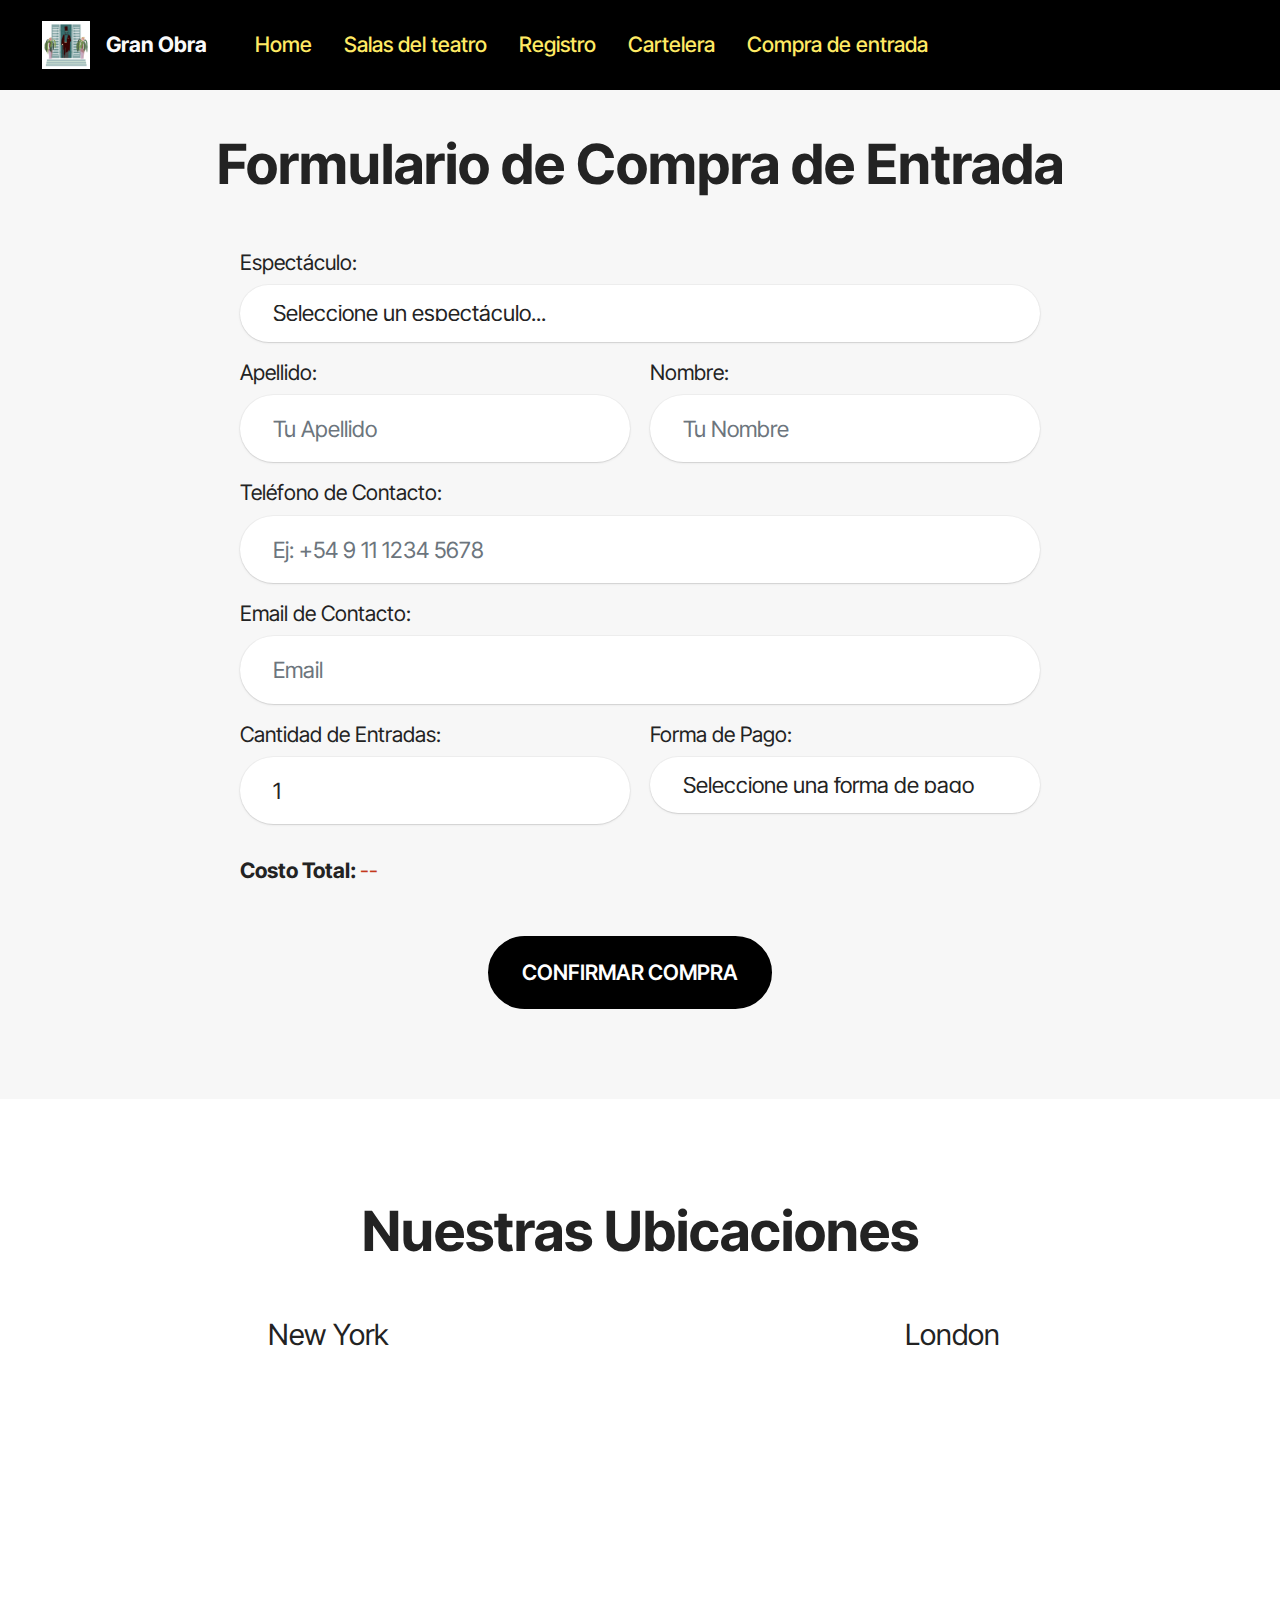
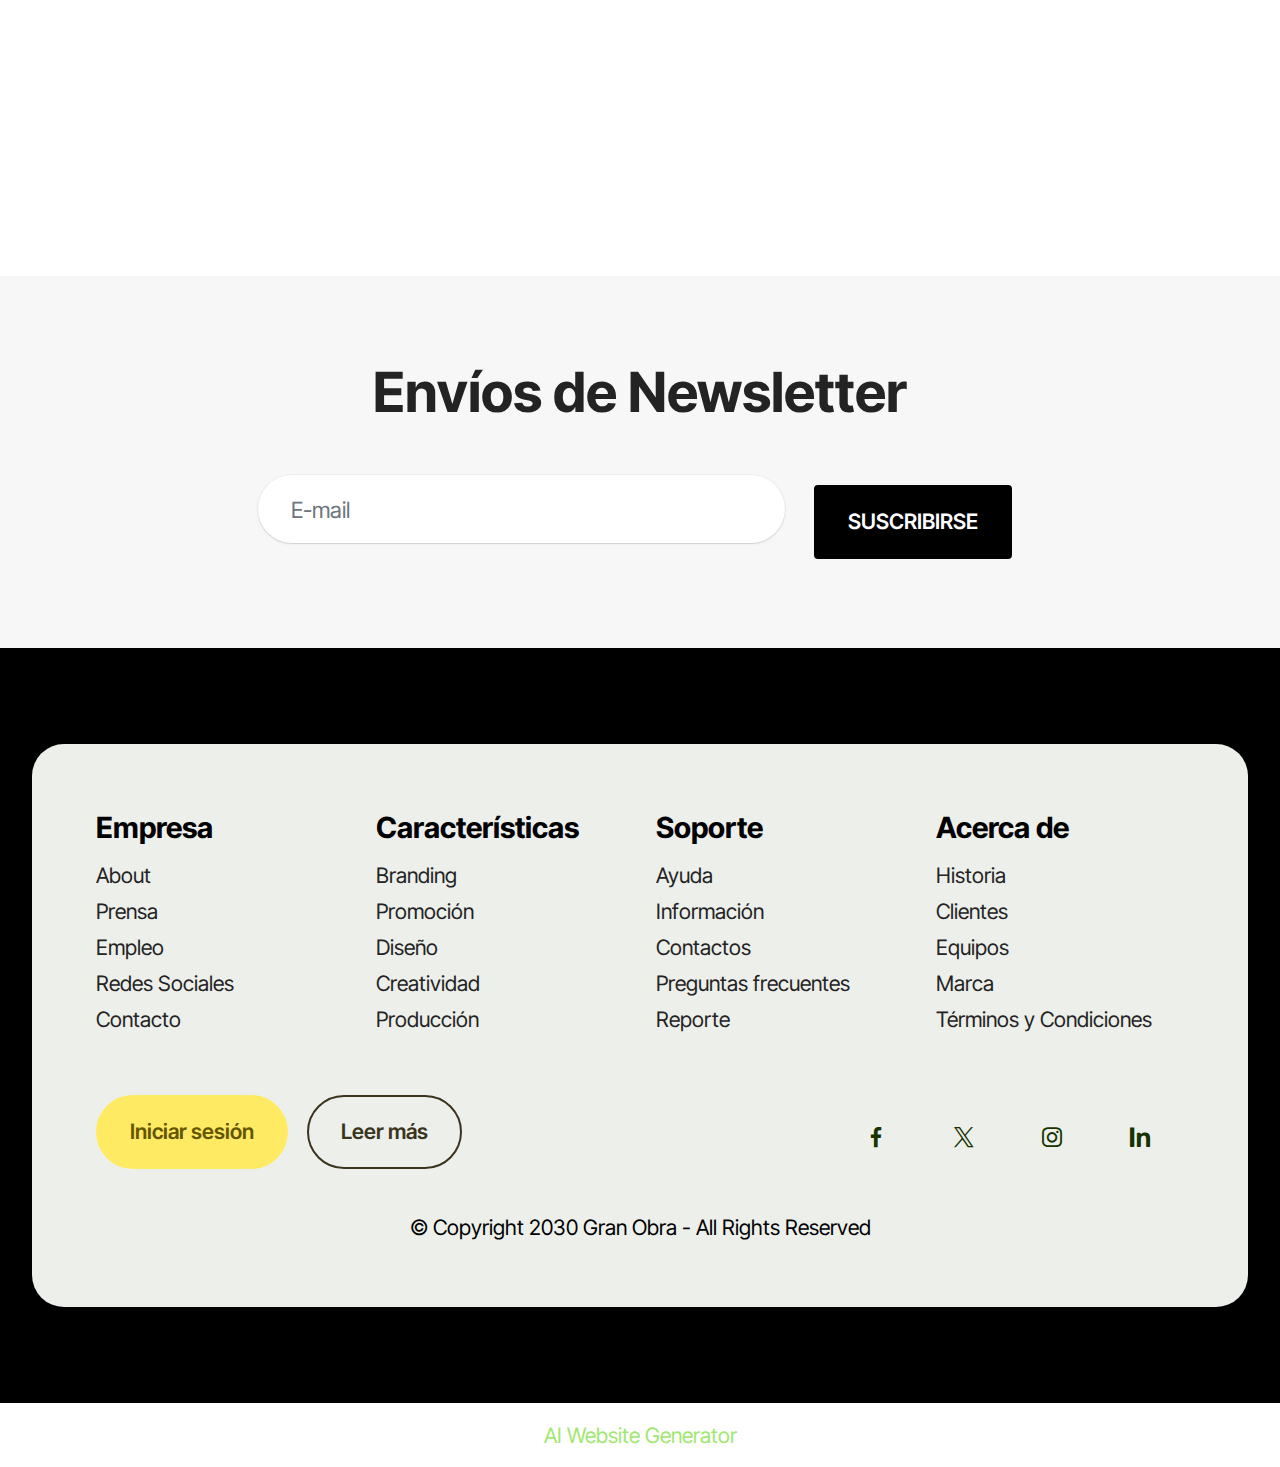
<file: page2.html>
<!DOCTYPE html>
<html  >
<head>
  <!-- Site made with Mobirise Website Builder v6.1.4, https://mobirise.com -->
  <meta charset="UTF-8">
  <meta http-equiv="X-UA-Compatible" content="IE=edge">
  <meta name="generator" content="Mobirise v6.1.4, mobirise.com">
  <meta name="viewport" content="width=device-width, initial-scale=1, minimum-scale=1">
  <link rel="shortcut icon" href="assets/images/mbr.png" type="image/x-icon">
  <meta name="description" content="">
  
  
  <title>Compra de entrada</title>
  <link rel="stylesheet" href="assets/web/assets/mobirise-icons2/mobirise2.css">
  <link rel="stylesheet" href="assets/bootstrap/css/bootstrap.min.css">
  <link rel="stylesheet" href="assets/dropdown/css/style.css">
  <link rel="stylesheet" href="assets/socicon/css/styles.css">
  <link rel="stylesheet" href="assets/theme/css/style.css">
  <link rel="preload" href="https://fonts.googleapis.com/css?family=Inter+Tight:100,200,300,400,500,600,700,800,900,100i,200i,300i,400i,500i,600i,700i,800i,900i&display=swap" as="style" onload="this.onload=null;this.rel='stylesheet'">
  <noscript><link rel="stylesheet" href="https://fonts.googleapis.com/css?family=Inter+Tight:100,200,300,400,500,600,700,800,900,100i,200i,300i,400i,500i,600i,700i,800i,900i&display=swap"></noscript>
  <link rel="preload" as="style" href="assets/mobirise/css/mbr-additional.css?v=xNcVJo"><link rel="stylesheet" href="assets/mobirise/css/mbr-additional.css?v=xNcVJo" type="text/css">

  <!-- Google tag (gtag.js) -->
  <script async src="https://www.googletagmanager.com/gtag/js?id=G-D3WEQ1CD3M"></script>
  <script>
    window.dataLayer = window.dataLayer || [];
    function gtag(){dataLayer.push(arguments);}
    gtag('js', new Date());
    gtag('config', 'G-D3WEQ1CD3M');
  </script>
  
  
</head>
<body>
  
  <section data-bs-version="5.1" class="menu menu6 cid-v0iEeVqApY" once="menu" id="menu06-2">
	

	<nav class="navbar navbar-dropdown opacityScrollOff navbar-fixed-top navbar-expand-lg">
		<div class="container">
			<div class="navbar-brand">
				<span class="navbar-logo">
					<a href="index.html">
						<img src="assets/images/mbr.png" alt="Mobirise Website Builder" style="height: 3rem;">
					</a>
				</span>
				<span class="navbar-caption-wrap"><a class="navbar-caption text-white display-4" href="index.html">Gran Obra<br></a></span>
			</div>
			<button class="navbar-toggler" type="button" data-toggle="collapse" data-bs-toggle="collapse" data-target="#navbarSupportedContent" data-bs-target="#navbarSupportedContent" aria-controls="navbarNavAltMarkup" aria-expanded="false" aria-label="Toggle navigation">
				<div class="hamburger">
					<span style="background-color: white !important;"></span>
                    <span style="background-color: white !important;"></span>
                    <span style="background-color: white !important;"></span>
                    <span style="background-color: white !important;"></span>
				</div>
			</button>
			<div class="collapse navbar-collapse opacityScrollOff" id="navbarSupportedContent">
				<ul class="navbar-nav nav-dropdown nav-right" data-app-modern-menu="true"><li class="nav-item">
						<a class="nav-link link text-danger display-4" href="index.html">Home</a>
					</li>
					<li class="nav-item">
						<a class="nav-link link text-danger display-4" href="page1.html" aria-expanded="false">Salas del teatro</a>
					</li>
					<li class="nav-item"><a class="nav-link link text-danger display-4" href="page3.html">Registro</a></li><li class="nav-item">
						<a class="nav-link link text-danger display-4" href="page4.html">Cartelera<br></a>
					</li><li class="nav-item"><a class="nav-link link text-danger display-4" href="page2.html">Compra de entrada<br></a></li></ul>
				
				
			</div>
		</div>
	</nav>
</section>

<section data-bs-version="5.1" class="form5 cid-new-ticket-form" id="form-compra-entradas" style="padding-top: 8rem; padding-bottom: 5rem; background-color: #f7f7f7;">
    <div class="container">
        <div class="row justify-content-center">
            <div class="col-12 content-head">
                <div class="mbr-section-head mb-5">
                    <h3 class="mbr-section-title mbr-fonts-style align-center mb-0 display-2">
                        <strong>Formulario de Compra de Entrada</strong>
                    </h3>
                </div>
            </div>
        </div>
        <div class="row justify-content-center">
            <div class="col-lg-8 mx-auto mbr-form" data-form-type="formoid">
                <form id="ticketPurchaseForm" class="mbr-form form-with-styler">
                    <div class="dragArea row"> 
                        
                        <div class="col-12 form-group mb-3" data-for="showName">
                            <label for="show-name-form" class="form-control-label mbr-fonts-style display-7">Espectáculo:</label>
                            <select name="showName" id="show-name-form" class="form-control" data-form-field="showName" required>
                                <option value="" disabled selected>Seleccione un espectáculo...</option>
                                <option value="El Fantasma de la Armonía.">El Fantasma de la Armonía.</option>
                                <option value="El Cisne Nocturno">El Cisne Nocturno</option>
                                <option value="Los Pilares de Atenas">Los Pilares de Atenas</option>
                                <option value="Concierto Gala Lírica">Concierto Gala Lírica</option>
                                <option value="Crónicas del Aire">Crónicas del Aire</option>
                                <option value="La Línea Invisible">La Línea Invisible</option>
                                <option value="Sinfonía para Extraños">Sinfonía para Extraños</option>
                                <option value="El Último Humano">El Último Humano</option>
                                <option value="Ecos de Otoño">Ecos de Otoño</option>
                                <option value="Cortos del Sur">Cortos del Sur</option>
                                <option value="El Mapa de la Ciudad Dormida">El Mapa de la Ciudad Dormida</option>
                                <option value="La Vida en Clave Menor">La Vida en Clave Menor</option>
                            </select>
                        </div>

                        <div class="col-md-6 col-sm-12 form-group mb-3" data-for="lastName">
                            <label for="last-name-form" class="form-control-label mbr-fonts-style display-7">Apellido:</label>
                            <input type="text" name="lastName" placeholder="Tu Apellido" data-form-field="lastName" class="form-control" id="last-name-form" required>
                        </div>
                        
                        <div class="col-md-6 col-sm-12 form-group mb-3" data-for="firstName">
                            <label for="first-name-form" class="form-control-label mbr-fonts-style display-7">Nombre:</label>
                            <input type="text" name="firstName" placeholder="Tu Nombre" data-form-field="firstName" class="form-control" id="first-name-form" required>
                        </div>
                        
                        <div class="col-12 form-group mb-3" data-for="phone">
                            <label for="phone-form" class="form-control-label mbr-fonts-style display-7">Teléfono de Contacto:</label>
                            <input type="tel" name="phone" placeholder="Ej: +54 9 11 1234 5678" data-form-field="phone" class="form-control" id="phone-form" required>
                        </div>
                        
                        <div class="col-12 form-group mb-3" data-for="email">
                            <label for="email-form-buy" class="form-control-label mbr-fonts-style display-7">Email de Contacto:</label>
                            <input type="email" name="email" placeholder="Email" data-form-field="email" class="form-control" value="" id="email-form-buy" required>
                        </div>
                        
                        <div class="col-md-6 col-sm-12 form-group mb-3" data-for="quantity">
                            <label for="quantity-form" class="form-control-label mbr-fonts-style display-7">Cantidad de Entradas:</label>
                            <input type="number" name="quantity" placeholder="Cantidad" data-form-field="quantity" class="form-control" value="1" min="1" max="10" id="quantity-form" required>
                        </div>
                        
                        <div class="col-md-6 col-sm-12 form-group mb-3" data-for="payment">
                            <label for="payment-form" class="form-control-label mbr-fonts-style display-7">Forma de Pago:</label>
                            <select name="payment" data-form-field="payment" class="form-control" id="payment-form" required>
                                <option value="" disabled selected>Seleccione una forma de pago</option>
                                <option value="Tarjeta de Crédito">Tarjeta de Crédito</option>
                                <option value="Tarjeta de Débito">Tarjeta de Débito</option>
                            </select>
                        </div>

                        <div id="credit-card-details" class="row w-100 mx-0 mt-3" style="display: none;">
                            <div class="col-12">
                                <h5 class="mbr-fonts-style display-7" style="font-weight: 600; margin-bottom: 1rem;">Detalles de la Tarjeta</h5>
                            </div>

                            <div class="col-12 form-group mb-3" data-for="cardNumber">
                                <label for="card-number-form" class="form-control-label mbr-fonts-style display-7">Número de Tarjeta (PAN):</label>
                                <input type="text" name="cardNumber" placeholder="16 dígitos (sólo números)" data-form-field="cardNumber" class="form-control" id="card-number-form" pattern="[0-9]{13,19}" title="Mínimo 13, máximo 19 dígitos." required>
                            </div>
                            
                            <div class="col-12 form-group mb-3" data-for="cardHolderName">
                                <label for="card-holder-name-form" class="form-control-label mbr-fonts-style display-7">Nombre del Titular:</label>
                                <input type="text" name="cardHolderName" placeholder="Como aparece en la tarjeta" data-form-field="cardHolderName" class="form-control" id="card-holder-name-form" required>
                            </div>

                            <div class="col-md-6 col-sm-12 form-group mb-3" data-for="expiryDate">
                                <label for="expiry-date-form" class="form-control-label mbr-fonts-style display-7">Fecha de Vencimiento (MM/AA):</label>
                                <input type="text" name="expiryDate" placeholder="MM/AA" data-form-field="expiryDate" class="form-control" id="expiry-date-form" pattern="(0[1-9]|1[0-2])\/[0-9]{2}" title="Formato: MM/AA" required>
                            </div>
                            
                            <div class="col-md-6 col-sm-12 form-group mb-3" data-for="cvv">
                                <label for="cvv-form" class="form-control-label mbr-fonts-style display-7">Código de Seguridad (CVV):</label>
                                <input type="text" name="cvv" placeholder="3 o 4 dígitos" data-form-field="cvv" class="form-control" id="cvv-form" pattern="[0-9]{3,4}" title="3 o 4 dígitos (sólo números)" required>
                            </div>
                        </div>
                        <div class="col-12 form-group mb-4 mt-3">
                            <h4 class="mbr-fonts-style display-7" style="font-weight: 700;">
                                Costo Total: <span id="total-price-display" style="color: #c4381d;">--</span>
                            </h4>
                        </div>
                        <div class="col-lg-12 col-md-12 col-sm-12 align-center mbr-section-btn">
                            <button type="submit" class="btn display-7" style="background-color: #000000 !important; color: #ffffff !important; border-color: #000000 !important;">CONFIRMAR COMPRA</button>
                        </div>
                    </div>
                </form>
                <div id="purchaseConfirmation" style="display: none; padding: 30px; border: 1px solid #4CAF50; border-radius: 8px; margin-top: 30px; text-align: center; background-color: #e8f5e9;">
                    <h3 class="mbr-section-title mbr-fonts-style display-4" style="color: #4CAF50;">
                        <strong>¡Compra Exitosa! 🎉</strong>
                    </h3>
                    <p class="mbr-fonts-style display-7">
                        Gracias <strong><span id="confirmedFullName"></span></strong>, tus entradas para el espectáculo <strong><span id="confirmedShowName"></span></strong> han sido compradas exitosamente.
                    </p>
                    <p class="mbr-fonts-style display-7">
                        Recibirás la confirmación y los detalles en tu correo electrónico: <strong><span id="confirmedEmail"></span></strong>.
                    </p>
                    <p class="mbr-fonts-style display-7">
                        Te contactaremos al teléfono: <strong><span id="confirmedPhone"></span></strong> si es necesario.
                    </p>
                    <p class="mbr-fonts-style display-7">
                        Cantidad de entradas: <strong><span id="confirmedQuantity"></span></strong>.
                    </p>
                    <p class="mbr-fonts-style display-7">
                        Precio Total pagado: <strong><span id="confirmedTotalPrice"></span></strong>.
                    </p>
                    <div class="mbr-section-btn mt-4">
                        <a class="btn btn-danger display-7" href="page4.html">Volver a Cartelera</a>
                    </div>
                </div>
            </div>
        </div>
    </div>
</section>

<section data-bs-version="5.1" class="contacts2 map1 cid-v0n6RO6j83" id="map02-16">
	

	
	<div class="container">
		<div class="row justify-content-center">
			<div class="col-12 content-head">
				<div class="mbr-section-head mb-5">
					<h3 class="mbr-section-title mbr-fonts-style align-center mb-0 display-2"><strong>Nuestras Ubicaciones</strong></h3>
				</div>
			</div>
		</div>
		<div class="row justify-content-center">
			<div class="map-wrapper col-12 col-md-6">
				<h4 class="mbr-section-subtitle mb-3 align-center mbr-fonts-style display-5">
					New York
				</h4>
				<div class="google-map"><iframe frameborder="0" style="border:0" src="https://www.google.com/maps/embed/v1/place?key=AIzaSyDbnCmnHmtigIYiD8jIfeHQv7gW2ANhHD4&amp;q=360 5th Ave, New York, NY 10118" allowfullscreen=""></iframe></div>
			</div>
			<div class="map-wrapper col-12 col-md-6">
				<h4 class="mbr-section-subtitle mb-3 align-center mbr-fonts-style display-5">
				  London
				</h4>
				<div class="google-map"><iframe frameborder="0" style="border:0" src="https://www.google.com/maps/embed/v1/place?key=AIzaSyDbnCmnHmtigIYiD8jIfeHQv7gW2ANhHD4&amp;q=4-5 Chicheley St, South Bank, London SE1 7P" allowfullscreen=""></iframe></div>
			</div>
		</div>
	</div>
</section>

<section id="newsletter-subscription" style="padding-top: 5rem; padding-bottom: 5rem; background-color: #f7f7f7;">
    
    <div class="container">
        <div class="row justify-content-center">
            <div class="col-12 content-head">
                <div class="text-center mb-5">
                    <h3 class="display-2" style="font-weight: 200;">
                        <strong>Envíos de Newsletter</strong>
                    </h3>
                </div>
            </div>
        </div>
        
        <div class="row justify-content-center">
            <div class="col-lg-8 mx-auto">
                <form id="newsletterForm" class="form-with-styler">
                    
                    <div id="successAlert" class="alert alert-success col-12" style="display:none; text-align: center;" role="alert">
                        ¡Gracias por suscribirte a Gran Obra!
                    </div>
                    <div id="errorAlert" class="alert alert-danger col-12" style="display:none; text-align: center;" role="alert">
                        Oops...! Hubo un problema al intentar suscribirte. Por favor, inténtalo de nuevo.
                    </div>
                    
                    <div class="row g-3 justify-content-center">
                        
                        <div class="col-md-8 col-sm-12 form-group mb-3" data-for="email">
                            <input type="email" name="email" placeholder="E-mail" data-form-field="email" class="form-control form-control-lg" id="newsletter-email" required style="min-height: 58px;">
                        </div>
                        
                        <div class="col-auto align-center">
                            <button type="submit" class="btn btn-lg display-7" style="background-color: #000000 !important; color: #ffffff !important; border-color: #000000 !important; min-height: 58px;">
                                SUSCRIBIRSE
                            </button>
                        </div>
                    </div>
                </form>
            </div>
        </div>
    </div>
</section>

<section data-bs-version="5.1" class="footer1 cid-v0jikO0ixC" once="footers" id="footer01-k">
	

	
	
	<div class="container">
		<div class="row mbr-white">
			<div class="col-12 col-md-6 col-lg-3">
				<h5 class="mbr-section-subtitle mbr-fonts-style mb-2 display-5"><strong>Empresa</strong></h5>
				<ul class="list mbr-fonts-style display-7">
					<li class="mbr-text item-wrap">About</li>
					<li class="mbr-text item-wrap">Prensa</li>
					<li class="mbr-text item-wrap">Empleo</li>
					<li class="mbr-text item-wrap">Redes Sociales</li>
					<li class="mbr-text item-wrap">Contacto</li>
				</ul>
			</div>
			<div class="col-12 col-md-6 col-lg-3">
				<h5 class="mbr-section-subtitle mbr-fonts-style mb-2 display-5"><strong>Características</strong></h5>
				<ul class="list mbr-fonts-style display-7">
					<li class="mbr-text item-wrap">Branding</li>
					<li class="mbr-text item-wrap">Promoción</li>
					<li class="mbr-text item-wrap">Diseño</li>
					<li class="mbr-text item-wrap">Creatividad</li>
					<li class="mbr-text item-wrap">Producción</li>
				</ul>
			</div>
			<div class="col-12 col-md-6 col-lg-3">
				<h5 class="mbr-section-subtitle mbr-fonts-style mb-2 display-5">
					<strong>Soporte</strong></h5>
				<ul class="list mbr-fonts-style display-7">
					<li class="mbr-text item-wrap">Ayuda</li>
					<li class="mbr-text item-wrap">Información</li>
					<li class="mbr-text item-wrap">Contactos</li>
					<li class="mbr-text item-wrap">Preguntas frecuentes</li>
					<li class="mbr-text item-wrap">Reporte</li>
				</ul>
			</div>
			<div class="col-12 col-md-6 col-lg-3">
				<h5 class="mbr-section-subtitle mbr-fonts-style mb-2 display-5"><strong>Acerca de</strong></h5>
				<ul class="list mbr-fonts-style display-7">
					<li class="mbr-text item-wrap">Historia</li>
					<li class="mbr-text item-wrap">Clientes</li>
					<li class="mbr-text item-wrap">Equipos</li>
					<li class="mbr-text item-wrap">Marca</li>
					<li class="mbr-text item-wrap">Términos y Condiciones</li>
				</ul>
			</div>
			<div class="col-12 mt-5 footer-col">
				<div class="mbr-section-btn align-left"><a class="btn btn-danger display-7" href="#">Iniciar sesión</a>
					<a class="btn btn-success-outline display-7" href="#">Leer más</a></div>

				<div class="social-row mt-2 display-7">
					<div class="soc-item">
						<a href="#">
							<span class="mbr-iconfont socicon socicon-facebook"></span>
						</a>
					</div>
					<div class="soc-item">
						<a href="#">
							<span class="mbr-iconfont socicon socicon-twitter"></span>
						</a>
					</div>
					<div class="soc-item">
						<a href="#">
							<span class="mbr-iconfont socicon socicon-instagram"></span>
						</a>
					</div>
					<div class="soc-item">
						<a href="#">
							<span class="mbr-iconfont socicon-logmein socicon"></span>
						</a>
					</div>
				</div>
			</div>
			<div class="col-12 mt-4">
				<p class="mbr-text mb-0 mbr-fonts-style copyright align-center display-7">
					© Copyright 2030 Gran Obra - All Rights Reserved
				</p>
			</div>
		</div>
	</div>
</section><section class="display-7" style="padding: 0;align-items: center;justify-content: center;flex-wrap: wrap;    align-content: center;display: flex;position: relative;height: 4rem;"><a href="https://mobiri.se/" style="flex: 1 1;height: 4rem;position: absolute;width: 100%;z-index: 1;"><img alt="" style="height: 4rem;" src="[data-uri]"></a><p style="margin: 0;text-align: center;" class="display-7">&#8204;</p><a style="z-index:1" href="https://mobirise.com/builder/ai-website-generator.html">AI Website Generator</a></section><script src="assets/bootstrap/js/bootstrap.bundle.min.js"></script>  <script src="assets/smoothscroll/smooth-scroll.js"></script>  <script src="assets/ytplayer/index.js"></script>  <script src="assets/dropdown/js/navbar-dropdown.js"></script>  <script src="assets/theme/js/script.js"></script>  <script src="assets/formoid/formoid.min.js"></script>  

<script>
    document.addEventListener('DOMContentLoaded', function() {
        const form = document.getElementById('newsletterForm');
        const emailInput = document.getElementById('newsletter-email');
        const successAlert = document.getElementById('successAlert');
        const errorAlert = document.getElementById('errorAlert');

        form.addEventListener('submit', function(event) {
            event.preventDefault(); 

            successAlert.style.display = 'none';
            errorAlert.style.display = 'none';

            if (!emailInput.value || !emailInput.checkValidity()) {
                errorAlert.innerText = "Por favor, introduce un email válido.";
                errorAlert.style.display = 'block';
                return;
            }

            console.log(`Intentando suscribir: ${emailInput.value}`);
                        
            const isSuccessful = Math.random() < 0.8;

            if (isSuccessful) {
                setTimeout(() => {
                    successAlert.style.display = 'block';
                    emailInput.value = ''; 
                    errorAlert.style.display = 'none'; 
                }, 1000); 
            } else {
                setTimeout(() => {
                    errorAlert.innerText = "Oops...! Hubo un problema al intentar suscribirte. Por favor, inténtalo de nuevo.";
                    errorAlert.style.display = 'block';
                    successAlert.style.display = 'none'; 
                }, 1000);
            }
        });
    });
</script>  
  
<script>
    document.addEventListener('DOMContentLoaded', function() {
        const form = document.getElementById('ticketPurchaseForm');
        const confirmationSection = document.getElementById('purchaseConfirmation');
        const showSelect = document.getElementById('show-name-form'); 
        const quantityInput = document.getElementById('quantity-form');
        const totalPriceDisplay = document.getElementById('total-price-display');
        const paymentSelect = document.getElementById('payment-form'); 
        const cardDetailsDiv = document.getElementById('credit-card-details');

        const cardNumberInput = document.getElementById('card-number-form');
        const cardHolderNameInput = document.getElementById('card-holder-name-form');
        const expiryDateInput = document.getElementById('expiry-date-form');
        const cvvInput = document.getElementById('cvv-form');


        const showPrices = {
            "El Fantasma de la Armonía.": 114999,
            "El Cisne Nocturno": 79999,
            "Los Pilares de Atenas": 69999,
            "Concierto Gala Lírica": 74999,
            "Crónicas del Aire": 124999,
            "La Línea Invisible": 50999,
            "Sinfonía para Extraños": 85999,
            "El Último Humano": 69999,
            "Ecos de Otoño": 67999,
            "Cortos del Sur": 49999,
            "El Mapa de la Ciudad Dormida": 74999,
            "La Vida en Clave Menor": 79999
        };

        function updateTotalPrice() {
            const selectedShow = showSelect.value;
            const quantity = parseInt(quantityInput.value) || 1; 

            let pricePerTicket = showPrices[selectedShow];
            let formattedTotal = '--'; 

            if (pricePerTicket) {
                const total = pricePerTicket * quantity;
                formattedTotal = `$${total.toLocaleString('es-AR')}`;
            } 
            
            totalPriceDisplay.textContent = formattedTotal;
            return formattedTotal; 
        }

        function handlePaymentChange() {
            const isCardPayment = paymentSelect.value === 'Tarjeta de Crédito' || paymentSelect.value === 'Tarjeta de Débito';
            
            cardDetailsDiv.style.display = isCardPayment ? 'flex' : 'none'; 
            
            cardNumberInput.required = isCardPayment;
            cardHolderNameInput.required = isCardPayment;
            expiryDateInput.required = isCardPayment;
            cvvInput.required = isCardPayment;
        }

        const urlParams = new URLSearchParams(window.location.search);
        const selectedShow = urlParams.get('show');
        
        if (selectedShow) {
            const decodedShow = decodeURIComponent(selectedShow);
            showSelect.value = decodedShow;
        } else {
            showSelect.value = ""; 
        }

        showSelect.addEventListener('change', updateTotalPrice);
        quantityInput.addEventListener('input', updateTotalPrice);
        paymentSelect.addEventListener('change', handlePaymentChange); 
        
        updateTotalPrice();
        handlePaymentChange(); 

        form.addEventListener('submit', function(event) {
            event.preventDefault(); 
            
            if (!showSelect.value || !showPrices[showSelect.value]) {
                alert("Por favor, selecciona un espectáculo válido de la lista.");
                return;
            }

            if (!paymentSelect.value) {
                alert("Por favor, selecciona una forma de pago.");
                return;
            }

            const isCardPayment = paymentSelect.value === 'Tarjeta de Crédito' || paymentSelect.value === 'Tarjeta de Débito';
            if (isCardPayment) {
                if (!cardNumberInput.checkValidity() || !cardHolderNameInput.checkValidity() || !expiryDateInput.checkValidity() || !cvvInput.checkValidity()) {
                    alert("Por favor, completa correctamente todos los detalles de la tarjeta.");
                    return;
                }
            }


            const confirmedShowName = showSelect.value; 
            const confirmedLastName = document.getElementById('last-name-form').value;
            const confirmedFirstName = document.getElementById('first-name-form').value;
            const confirmedPhone = document.getElementById('phone-form').value;
            const confirmedEmail = document.getElementById('email-form-buy').value;
            const confirmedQuantity = document.getElementById('quantity-form').value;
            const confirmedTotalPrice = updateTotalPrice(); 
            const confirmedPaymentMethod = paymentSelect.value; 

            const confirmedFullName = confirmedFirstName + ' ' + confirmedLastName;

            document.getElementById('confirmedFullName').textContent = confirmedFullName;
            document.getElementById('confirmedPhone').textContent = confirmedPhone;
            document.getElementById('confirmedShowName').textContent = confirmedShowName;
            document.getElementById('confirmedEmail').textContent = confirmedEmail;
            document.getElementById('confirmedQuantity').textContent = confirmedQuantity;
            document.getElementById('confirmedTotalPrice').textContent = confirmedTotalPrice; 

            form.style.display = 'none';
            confirmationSection.style.display = 'block';

            history.replaceState(null, '', window.location.pathname);
            console.log(`Compra de ${confirmedQuantity} entradas para ${confirmedShowName} por ${confirmedTotalPrice} confirmada. Método: ${confirmedPaymentMethod}.`);
        });
    });
</script>
  
</body>
</html>
</file>
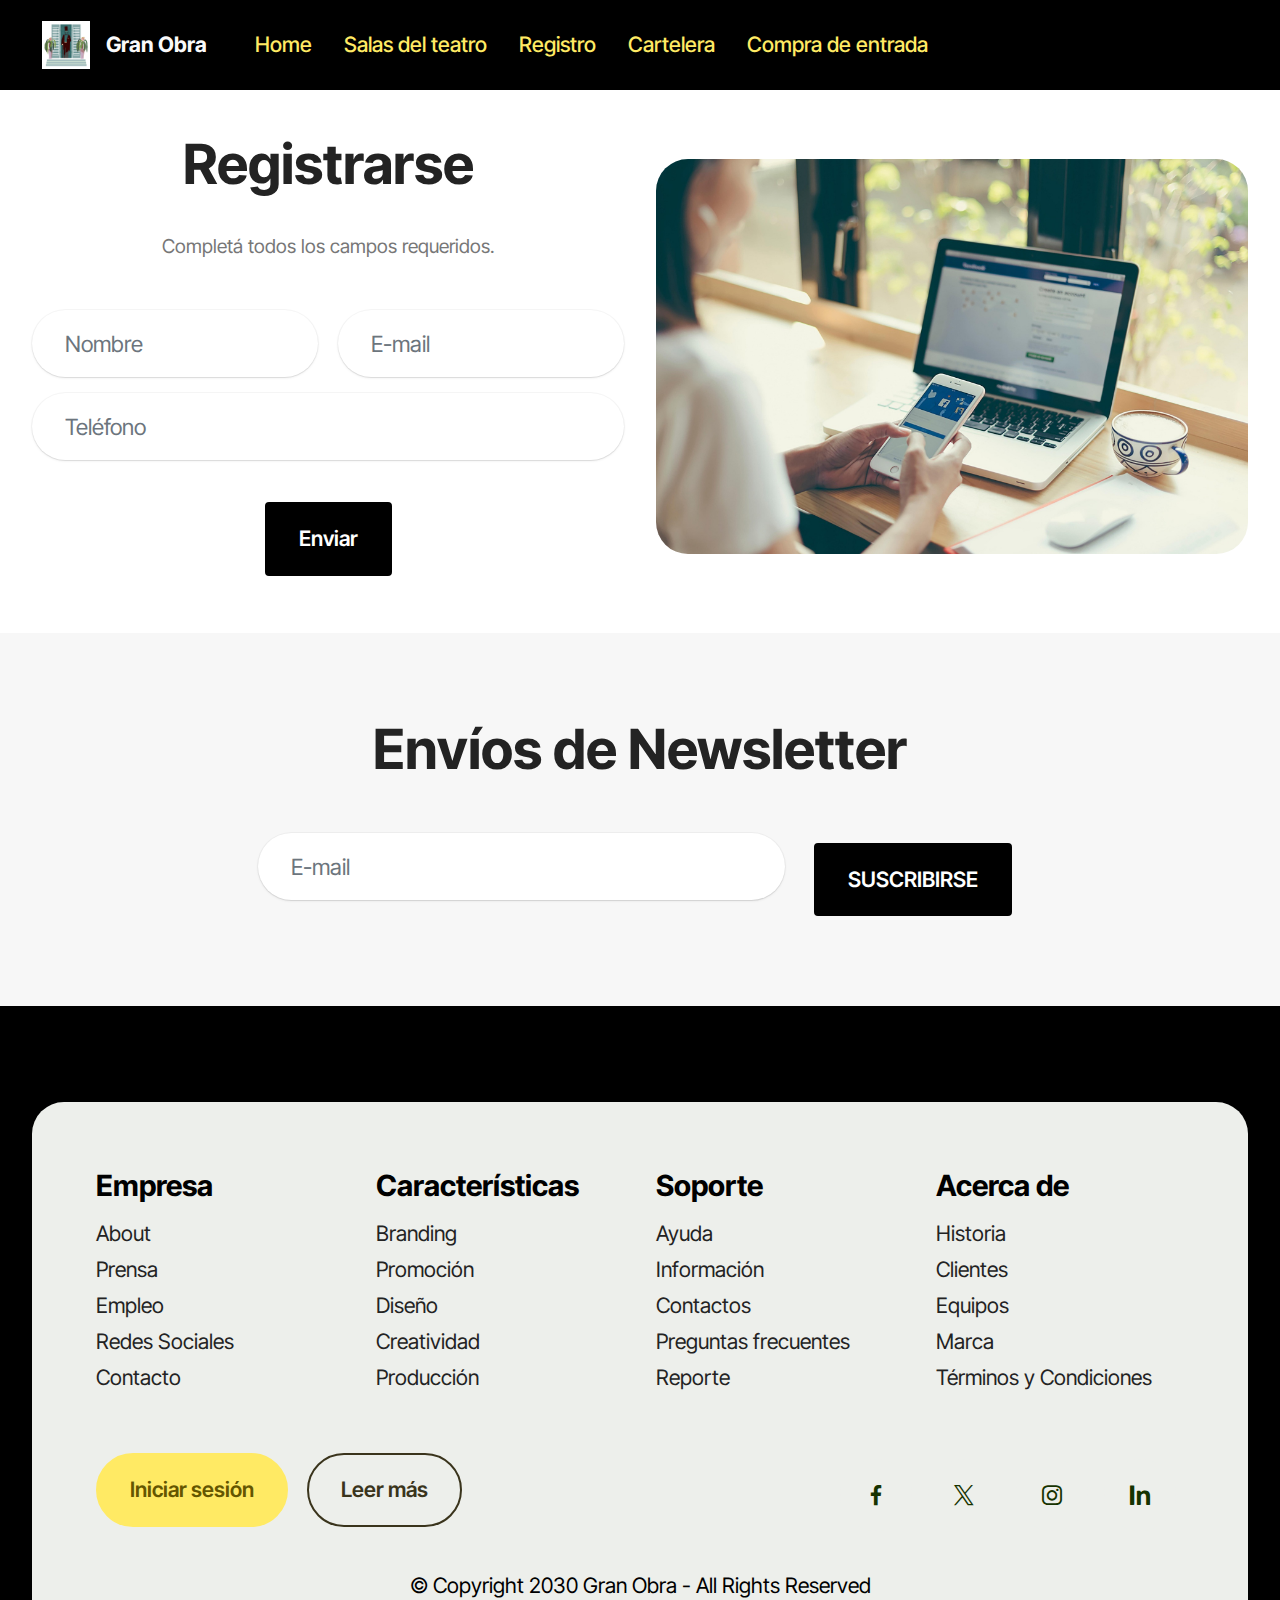
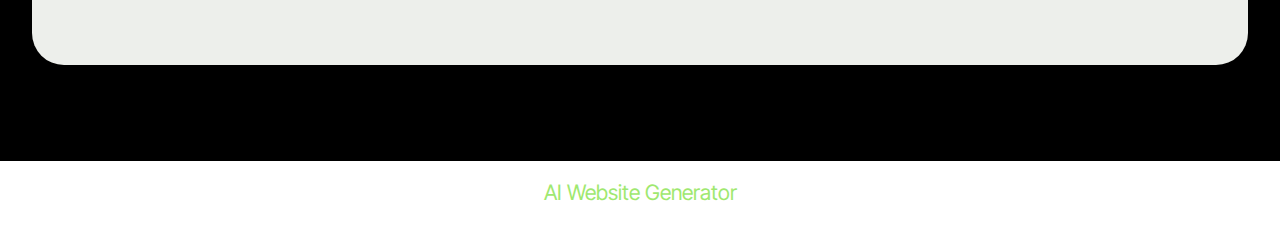
<file: page3.html>
<!DOCTYPE html>
<html  >
<head>
  <!-- Site made with Mobirise Website Builder v6.1.4, https://mobirise.com -->
  <meta charset="UTF-8">
  <meta http-equiv="X-UA-Compatible" content="IE=edge">
  <meta name="generator" content="Mobirise v6.1.4, mobirise.com">
  <meta name="viewport" content="width=device-width, initial-scale=1, minimum-scale=1">
  <link rel="shortcut icon" href="assets/images/mbr.png" type="image/x-icon">
  <meta name="description" content="">
  
  
  <title>Registro</title>
  <link rel="stylesheet" href="assets/web/assets/mobirise-icons2/mobirise2.css">
  <link rel="stylesheet" href="assets/bootstrap/css/bootstrap.min.css">
  <link rel="stylesheet" href="assets/dropdown/css/style.css">
  <link rel="stylesheet" href="assets/socicon/css/styles.css">
  <link rel="stylesheet" href="assets/theme/css/style.css">
  <link rel="preload" href="https://fonts.googleapis.com/css?family=Inter+Tight:100,200,300,400,500,600,700,800,900,100i,200i,300i,400i,500i,600i,700i,800i,900i&display=swap" as="style" onload="this.onload=null;this.rel='stylesheet'">
  <noscript><link rel="stylesheet" href="https://fonts.googleapis.com/css?family=Inter+Tight:100,200,300,400,500,600,700,800,900,100i,200i,300i,400i,500i,600i,700i,800i,900i&display=swap"></noscript>
  <link rel="preload" as="style" href="assets/mobirise/css/mbr-additional.css?v=cWwYKh"><link rel="stylesheet" href="assets/mobirise/css/mbr-additional.css?v=cWwYKh" type="text/css">

  <!-- Google tag (gtag.js) -->
  <script async src="https://www.googletagmanager.com/gtag/js?id=G-D3WEQ1CD3M"></script>
  <script>
    window.dataLayer = window.dataLayer || [];
    function gtag(){dataLayer.push(arguments);}
    gtag('js', new Date());
    gtag('config', 'G-D3WEQ1CD3M');
  </script>
  
</head>
<body>
  
  <section data-bs-version="5.1" class="menu menu6 cid-v0iEeVqApY" once="menu" id="menu06-3">
	

	<nav class="navbar navbar-dropdown opacityScrollOff navbar-fixed-top navbar-expand-lg">
		<div class="container">
			<div class="navbar-brand">
				<span class="navbar-logo">
					<a href="index.html">
						<img src="assets/images/mbr.png" alt="Mobirise Website Builder" style="height: 3rem;">
					</a>
				</span>
				<span class="navbar-caption-wrap"><a class="navbar-caption text-white display-4" href="index.html">Gran Obra<br></a></span>
			</div>
			<button class="navbar-toggler" type="button" data-toggle="collapse" data-bs-toggle="collapse" data-target="#navbarSupportedContent" data-bs-target="#navbarSupportedContent" aria-controls="navbarNavAltMarkup" aria-expanded="false" aria-label="Toggle navigation">
				<div class="hamburger">
					<span style="background-color: white !important;"></span>
                    <span style="background-color: white !important;"></span>
                    <span style="background-color: white !important;"></span>
                    <span style="background-color: white !important;"></span>
				</div>
			</button>
			<div class="collapse navbar-collapse opacityScrollOff" id="navbarSupportedContent">
				<ul class="navbar-nav nav-dropdown nav-right" data-app-modern-menu="true"><li class="nav-item">
						<a class="nav-link link text-danger display-4" href="index.html">Home</a>
					</li>
					<li class="nav-item">
						<a class="nav-link link text-danger display-4" href="page1.html" aria-expanded="false">Salas del teatro</a>
					</li>
					<li class="nav-item"><a class="nav-link link text-danger display-4" href="page3.html">Registro</a></li><li class="nav-item">
						<a class="nav-link link text-danger display-4" href="page4.html">Cartelera<br></a>
					</li><li class="nav-item"><a class="nav-link link text-danger display-4" href="page2.html">Compra de entrada<br></a></li></ul>
				
				
			</div>
		</div>
	</nav>
</section>

<section id="registration-form-with-image" class="py-5" style="padding-top: 8rem !important; padding-bottom: 6rem; background-color: #ffffff; margin-top: 0 !important;">
    <div class="container">
        <div class="row justify-content-center g-5">
            
            <div class="col-12 col-lg-6 item-wrapper">
                <div class="text-center mb-5">
                    <h3 class="display-2" style="font-weight: 700;">
                        <strong>Registrarse</strong>
                    </h3>
                    <h4 class="display-7 mt-4" style="font-size: 1.2rem; color: #777777;">
                        Completá todos los campos requeridos.
                    </h4>
                </div>
                
                <div class="col-lg-12 mx-auto">
                    <form id="registrationForm" class="form-with-styler">
                        
                        <div id="registrationSuccessAlert" class="alert alert-success col-12" style="display:none; text-align: center;" role="alert">
                            ¡Gracias por registrarte en Gran Obra!
                        </div>
                        <div id="registrationErrorAlert" class="alert alert-danger col-12" style="display:none; text-align: center;" role="alert">
                            Oops...! Hubo un problema al registrarte. Por favor, inténtalo de nuevo.
                        </div>
                        
                        <div class="row">
                            <div class="col-md-6 col-sm-12 form-group mb-3" data-for="name">
                                <input type="text" name="name" placeholder="Nombre" data-form-field="name" class="form-control" id="registration-name" required>
                            </div>
                            
                            <div class="col-md-6 col-sm-12 form-group mb-3" data-for="email">
                                <input type="email" name="email" placeholder="E-mail" data-form-field="email" class="form-control" id="registration-email" required>
                            </div>
                            
                            <div class="col-12 form-group mb-3" data-for="phone">
                                <input type="tel" name="phone" placeholder="Teléfono" data-form-field="phone" class="form-control" id="registration-phone" required>
                            </div>
                            
                            <div class="col-12 align-center mt-3">
                                <button type="submit" class="btn btn-lg display-7" style="background-color: #000000 !important; color: #ffffff !important; border-color: #000000 !important;">
                                    Enviar
                                </button>
                            </div>
                        </div>
                    </form>
                </div>
            </div>
            
            <div class="col-12 col-lg-6">
                <div class="image-wrapper" style="height: 100%; display: flex; align-items: center; justify-content: center; overflow: hidden; border-radius: 8px;">
                    <img class="w-100" src="assets/images/mbr-41.jpeg" alt="Imagen Descriptiva de Registro" style="object-fit: cover; width: 100%; height: auto;">
                </div>
            </div>

        </div>
    </div>
</section>

<section id="newsletter-subscription" style="padding-top: 5rem; padding-bottom: 5rem; background-color: #f7f7f7;">
    
    <div class="container">
        <div class="row justify-content-center">
            <div class="col-12 content-head">
                <div class="text-center mb-5">
                    <h3 class="display-2" style="font-weight: 200;">
                        <strong>Envíos de Newsletter</strong>
                    </h3>
                </div>
            </div>
        </div>
        
        <div class="row justify-content-center">
            <div class="col-lg-8 mx-auto">
                <form id="newsletterForm" class="form-with-styler">
                    
                    <div id="successAlert" class="alert alert-success col-12" style="display:none; text-align: center;" role="alert">
                        ¡Gracias por suscribirte a Gran Obra!
                    </div>
                    <div id="errorAlert" class="alert alert-danger col-12" style="display:none; text-align: center;" role="alert">
                        Oops...! Hubo un problema al intentar suscribirte. Por favor, inténtalo de nuevo.
                    </div>
                    
                    <div class="row g-3 justify-content-center">
                        
                        <div class="col-md-8 col-sm-12 form-group mb-3" data-for="email">
                            <input type="email" name="email" placeholder="E-mail" data-form-field="email" class="form-control form-control-lg" id="newsletter-email" required style="min-height: 58px;">
                        </div>
                        
                        <div class="col-auto align-center">
                            <button type="submit" class="btn btn-lg display-7" style="background-color: #000000 !important; color: #ffffff !important; border-color: #000000 !important; min-height: 58px;">
                                SUSCRIBIRSE
                            </button>
                        </div>
                    </div>
                </form>
            </div>
        </div>
    </div>
</section>

<section data-bs-version="5.1" class="footer1 cid-v0jikO0ixC" once="footers" id="footer01-k">
	

	
	
	<div class="container">
		<div class="row mbr-white">
			<div class="col-12 col-md-6 col-lg-3">
				<h5 class="mbr-section-subtitle mbr-fonts-style mb-2 display-5"><strong>Empresa</strong></h5>
				<ul class="list mbr-fonts-style display-7">
					<li class="mbr-text item-wrap">About</li>
					<li class="mbr-text item-wrap">Prensa</li>
					<li class="mbr-text item-wrap">Empleo</li>
					<li class="mbr-text item-wrap">Redes Sociales</li>
					<li class="mbr-text item-wrap">Contacto</li>
				</ul>
			</div>
			<div class="col-12 col-md-6 col-lg-3">
				<h5 class="mbr-section-subtitle mbr-fonts-style mb-2 display-5"><strong>Características</strong></h5>
				<ul class="list mbr-fonts-style display-7">
					<li class="mbr-text item-wrap">Branding</li>
					<li class="mbr-text item-wrap">Promoción</li>
					<li class="mbr-text item-wrap">Diseño</li>
					<li class="mbr-text item-wrap">Creatividad</li>
					<li class="mbr-text item-wrap">Producción</li>
				</ul>
			</div>
			<div class="col-12 col-md-6 col-lg-3">
				<h5 class="mbr-section-subtitle mbr-fonts-style mb-2 display-5">
					<strong>Soporte</strong></h5>
				<ul class="list mbr-fonts-style display-7">
					<li class="mbr-text item-wrap">Ayuda</li>
					<li class="mbr-text item-wrap">Información</li>
					<li class="mbr-text item-wrap">Contactos</li>
					<li class="mbr-text item-wrap">Preguntas frecuentes</li>
					<li class="mbr-text item-wrap">Reporte</li>
				</ul>
			</div>
			<div class="col-12 col-md-6 col-lg-3">
				<h5 class="mbr-section-subtitle mbr-fonts-style mb-2 display-5"><strong>Acerca de</strong></h5>
				<ul class="list mbr-fonts-style display-7">
					<li class="mbr-text item-wrap">Historia</li>
					<li class="mbr-text item-wrap">Clientes</li>
					<li class="mbr-text item-wrap">Equipos</li>
					<li class="mbr-text item-wrap">Marca</li>
					<li class="mbr-text item-wrap">Términos y Condiciones</li>
				</ul>
			</div>
			<div class="col-12 mt-5 footer-col">
				<div class="mbr-section-btn align-left"><a class="btn btn-danger display-7" href="#">Iniciar sesión</a>
					<a class="btn btn-success-outline display-7" href="#">Leer más</a></div>

				<div class="social-row mt-2 display-7">
					<div class="soc-item">
						<a href="#">
							<span class="mbr-iconfont socicon socicon-facebook"></span>
						</a>
					</div>
					<div class="soc-item">
						<a href="#">
							<span class="mbr-iconfont socicon socicon-twitter"></span>
						</a>
					</div>
					<div class="soc-item">
						<a href="#">
							<span class="mbr-iconfont socicon socicon-instagram"></span>
						</a>
					</div>
					<div class="soc-item">
						<a href="#">
							<span class="mbr-iconfont socicon-logmein socicon"></span>
						</a>
					</div>
				</div>
			</div>
			<div class="col-12 mt-4">
				<p class="mbr-text mb-0 mbr-fonts-style copyright align-center display-7">
					© Copyright 2030 Gran Obra - All Rights Reserved
				</p>
			</div>
		</div>
	</div>
</section><section class="display-7" style="padding: 0;align-items: center;justify-content: center;flex-wrap: wrap;    align-content: center;display: flex;position: relative;height: 4rem;"><a href="https://mobiri.se/" style="flex: 1 1;height: 4rem;position: absolute;width: 100%;z-index: 1;"><img alt="" style="height: 4rem;" src="[data-uri]"></a><p style="margin: 0;text-align: center;" class="display-7">&#8204;</p><a style="z-index:1" href="https://mobirise.com/builder/ai-website-generator.html">AI Website Generator</a></section><script src="assets/bootstrap/js/bootstrap.bundle.min.js"></script>  <script src="assets/smoothscroll/smooth-scroll.js"></script>  <script src="assets/ytplayer/index.js"></script>  <script src="assets/dropdown/js/navbar-dropdown.js"></script>  <script src="assets/theme/js/script.js"></script>  <script src="assets/formoid/formoid.min.js"></script>  

<script>
    document.addEventListener('DOMContentLoaded', function() {
        const form = document.getElementById('registrationForm');
        
        if (form) {
            const nameInput = document.getElementById('registration-name');
            const emailInput = document.getElementById('registration-email');
            const phoneInput = document.getElementById('registration-phone');
            
            const successAlert = document.getElementById('registrationSuccessAlert'); 
            const errorAlert = document.getElementById('registrationErrorAlert');

            form.addEventListener('submit', function(event) {
                event.preventDefault(); 

                successAlert.style.display = 'none';
                errorAlert.style.display = 'none';

                if (!nameInput.value || !emailInput.value || !phoneInput.value || !emailInput.checkValidity()) {
                    errorAlert.innerText = "Por favor, completa todos los campos correctamente.";
                    errorAlert.style.display = 'block';
                    return;
                }

                console.log(`Intentando registrar a: ${nameInput.value}`);
                                
                const isSuccessful = Math.random() < 0.8;

                if (isSuccessful) {
                    setTimeout(() => {
                        successAlert.style.display = 'block';
                        nameInput.value = ''; 
                        emailInput.value = '';
                        phoneInput.value = '';
                        errorAlert.style.display = 'none'; 
                    }, 1000); 
                } else {
                    setTimeout(() => {
                        errorAlert.innerText = "Oops...! Hubo un problema al registrarte. Por favor, inténtalo de nuevo.";
                        errorAlert.style.display = 'block';
                        successAlert.style.display = 'none'; 
                    }, 1000);
                }
            });
        }
    });
</script>
  
<script>
    document.addEventListener('DOMContentLoaded', function() {
        const form = document.getElementById('newsletterForm');
        const emailInput = document.getElementById('newsletter-email');
        const successAlert = document.getElementById('successAlert');
        const errorAlert = document.getElementById('errorAlert');

        form.addEventListener('submit', function(event) {
            event.preventDefault(); 

            successAlert.style.display = 'none';
            errorAlert.style.display = 'none';

            if (!emailInput.value || !emailInput.checkValidity()) {
                errorAlert.innerText = "Por favor, introduce un email válido.";
                errorAlert.style.display = 'block';
                return;
            }

            console.log(`Intentando suscribir: ${emailInput.value}`);
                        
            const isSuccessful = Math.random() < 0.8;

            if (isSuccessful) {
                setTimeout(() => {
                    successAlert.style.display = 'block';
                    emailInput.value = ''; 
                    errorAlert.style.display = 'none'; 
                }, 1000); 
            } else {
                setTimeout(() => {
                    errorAlert.innerText = "Oops...! Hubo un problema al intentar suscribirte. Por favor, inténtalo de nuevo.";
                    errorAlert.style.display = 'block';
                    successAlert.style.display = 'none'; 
                }, 1000);
            }
        });
    });
</script>
  
</body>
</html>
</file>
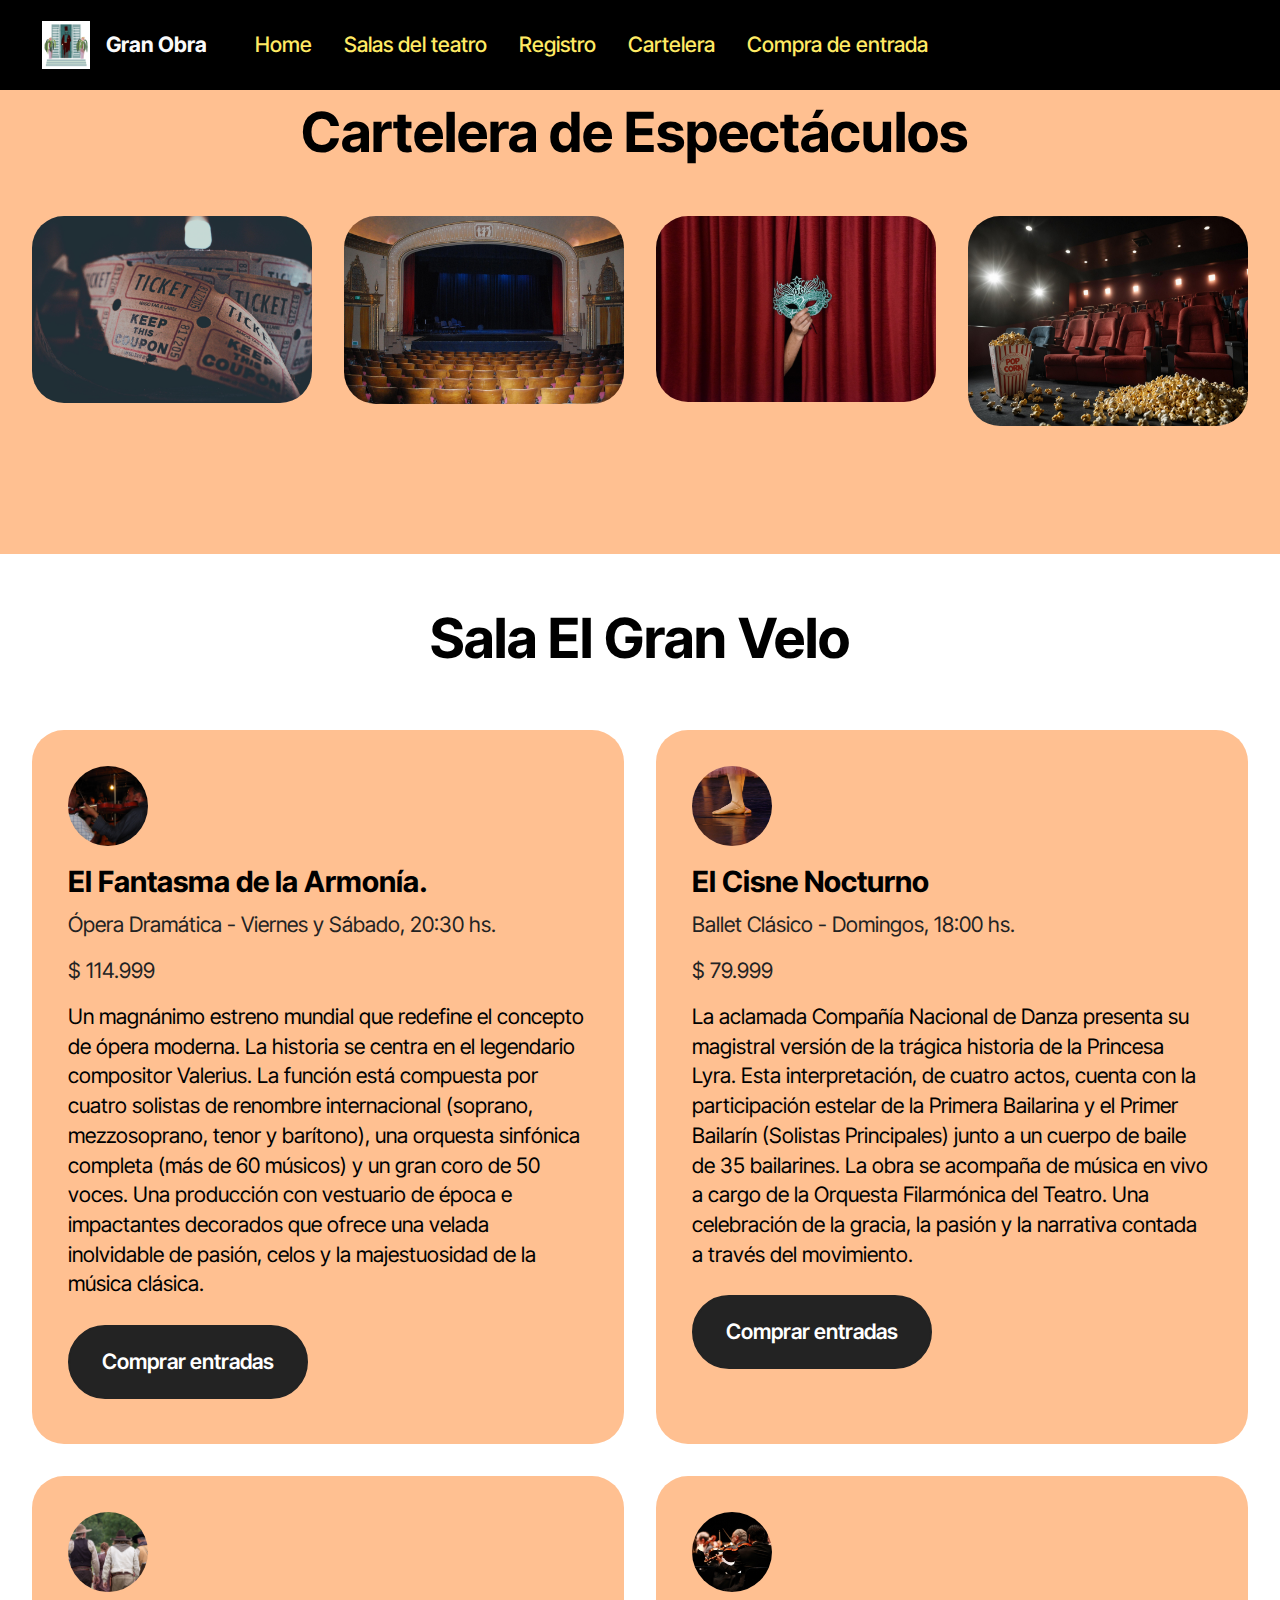
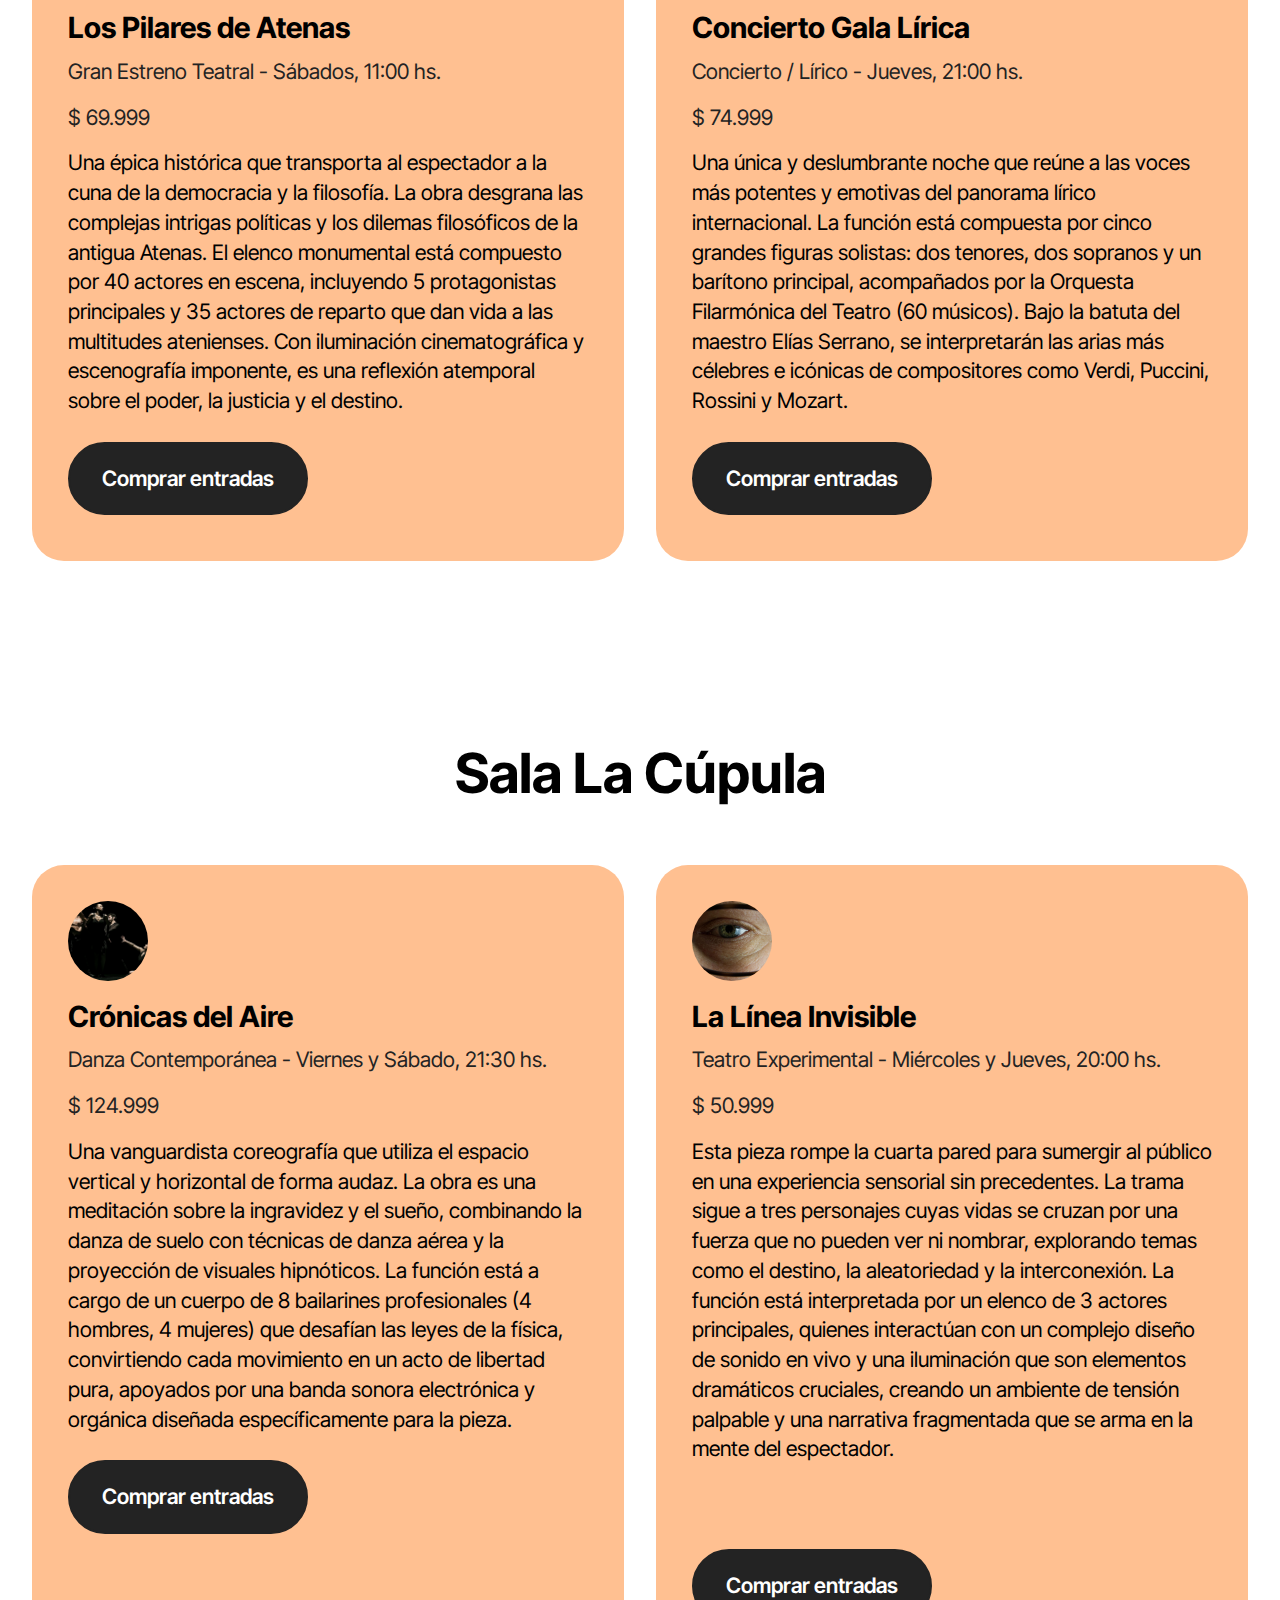
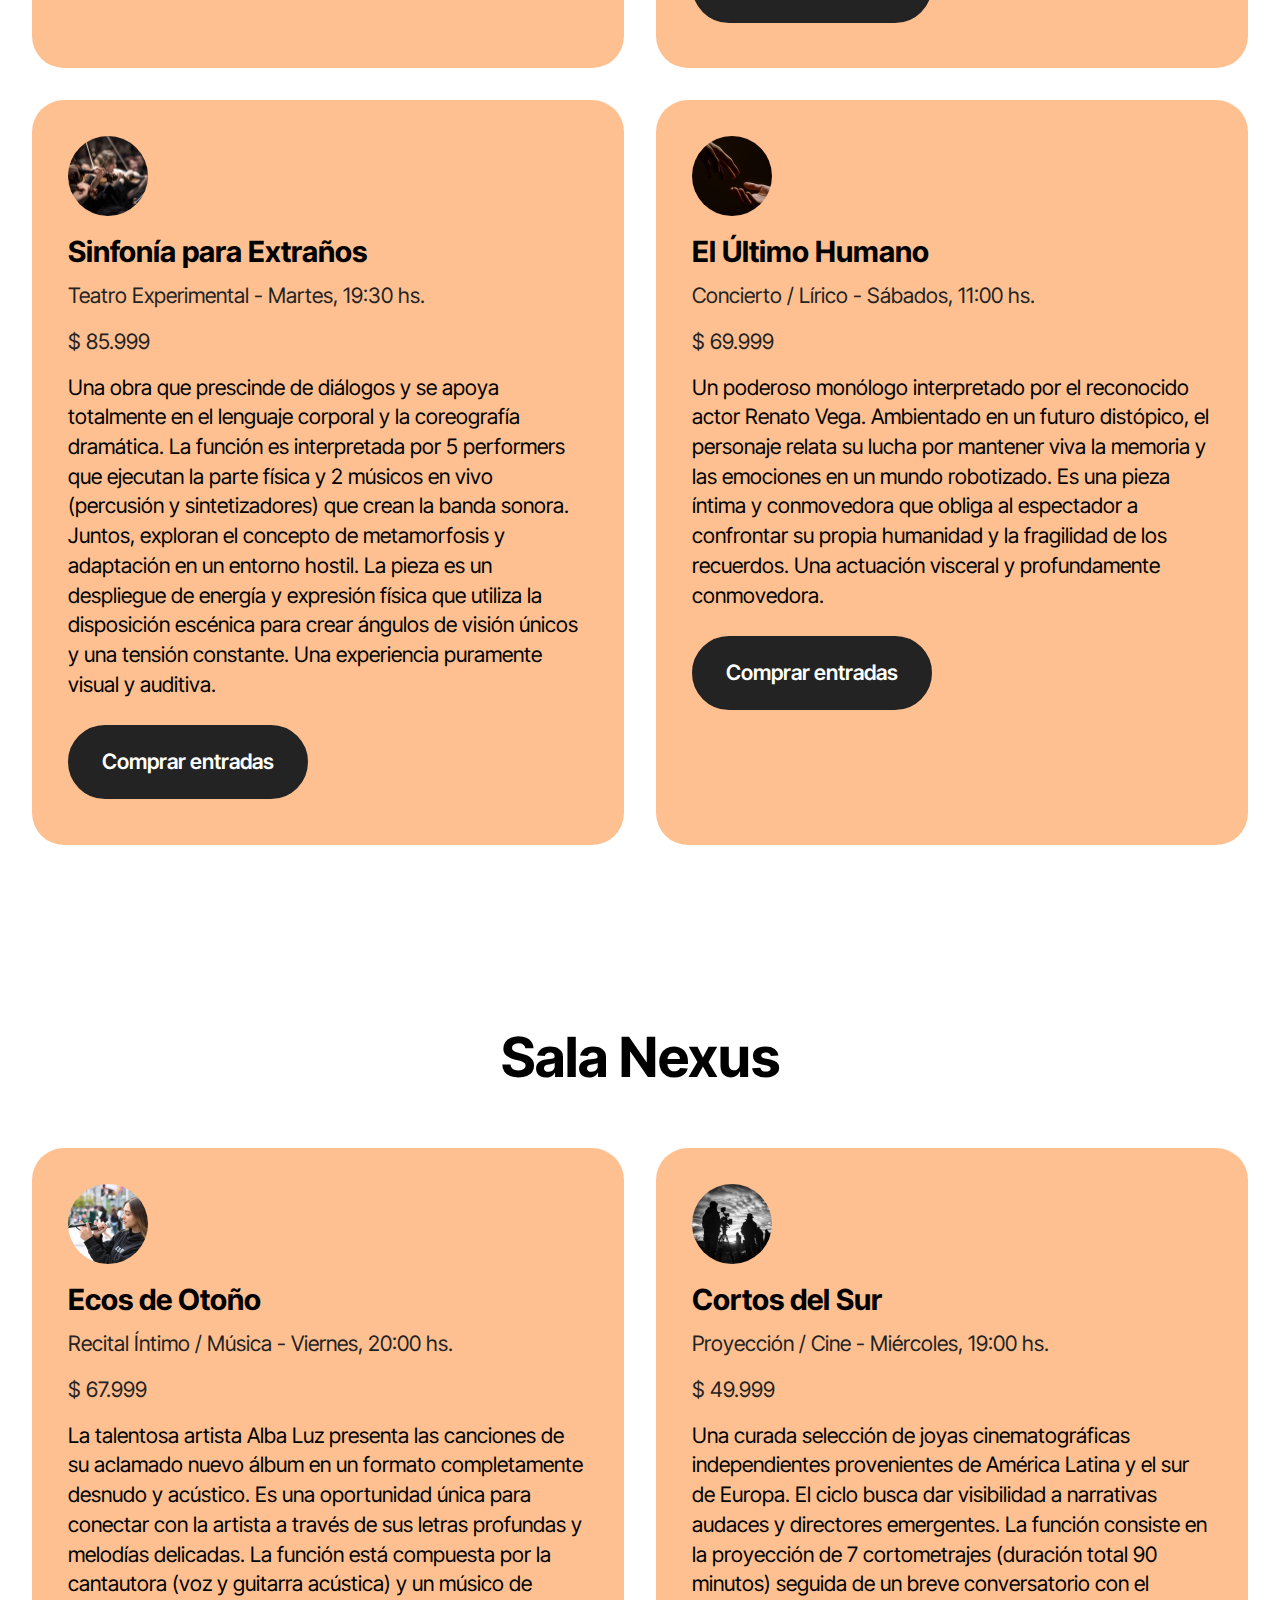
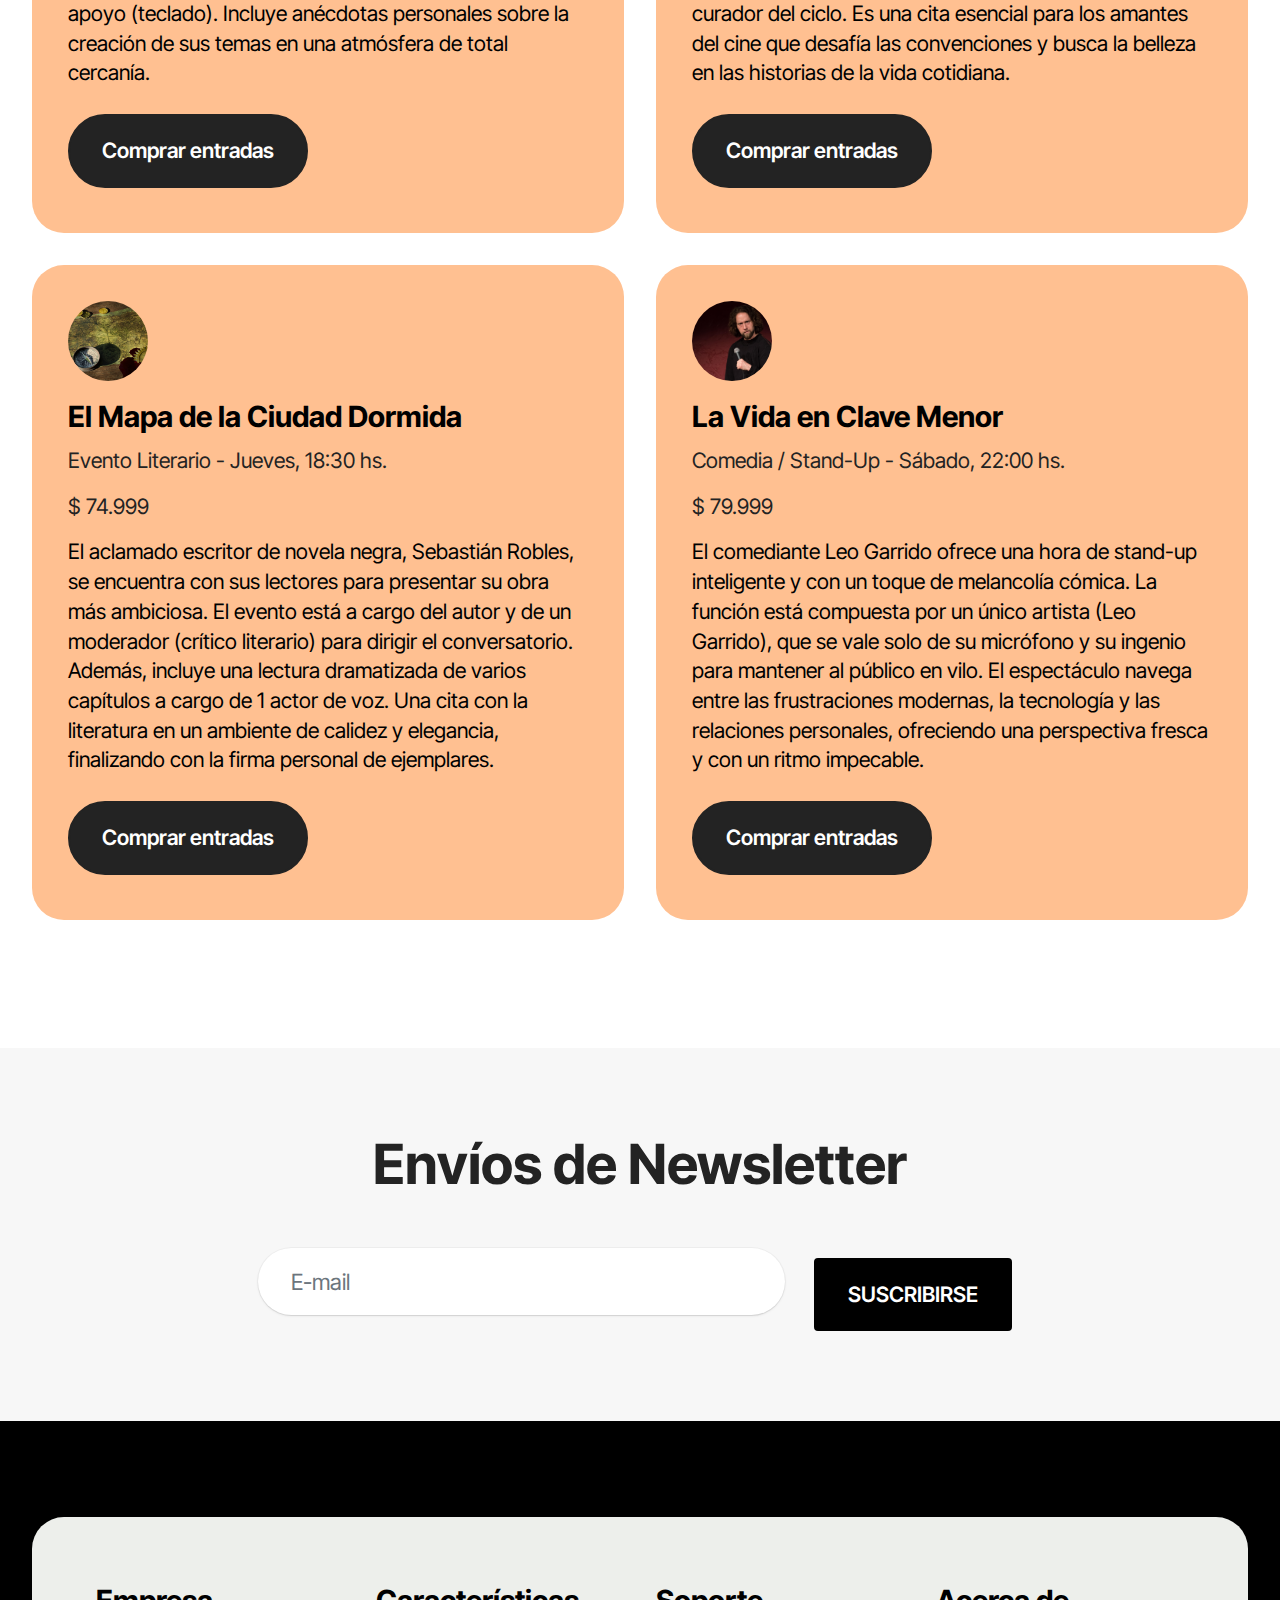
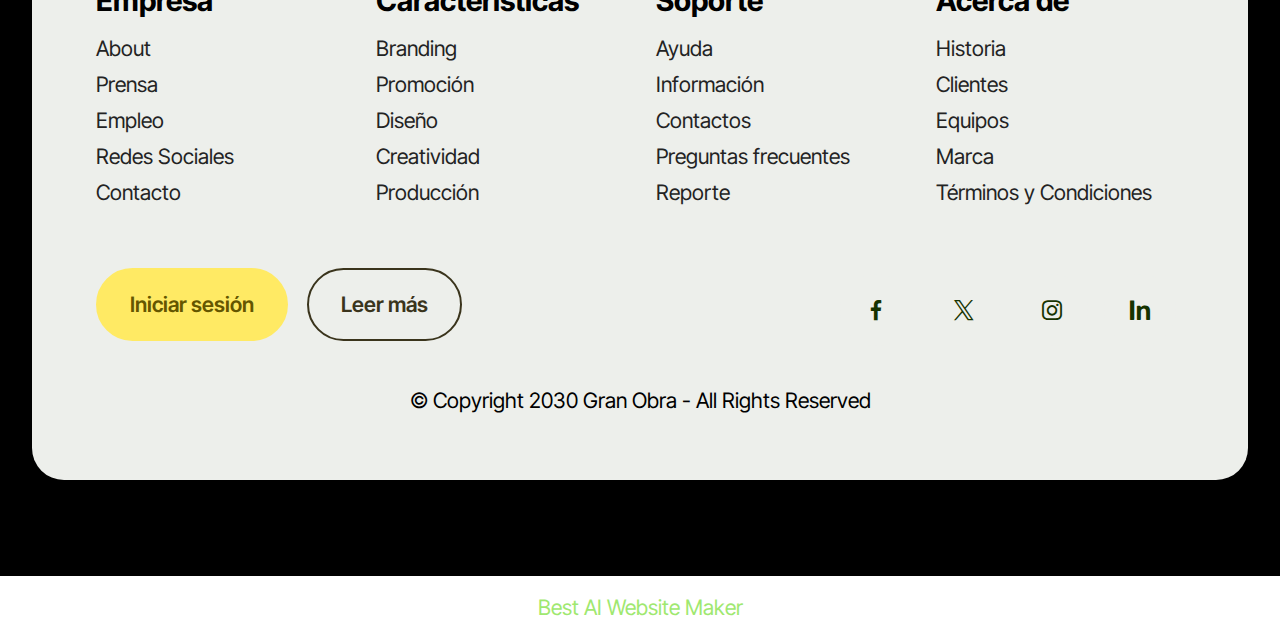
<file: page4.html>
<!DOCTYPE html>
<html  >
<head>
  <!-- Site made with Mobirise Website Builder v6.1.4, https://mobirise.com -->
  <meta charset="UTF-8">
  <meta http-equiv="X-UA-Compatible" content="IE=edge">
  <meta name="generator" content="Mobirise v6.1.4, mobirise.com">
  <meta name="viewport" content="width=device-width, initial-scale=1, minimum-scale=1">
  <link rel="shortcut icon" href="assets/images/mbr.png" type="image/x-icon">
  <meta name="description" content="">
  
  
  <title>Cartelera</title>
  <link rel="stylesheet" href="assets/web/assets/mobirise-icons2/mobirise2.css">
  <link rel="stylesheet" href="assets/bootstrap/css/bootstrap.min.css">
  <link rel="stylesheet" href="assets/dropdown/css/style.css">
  <link rel="stylesheet" href="assets/socicon/css/styles.css">
  <link rel="stylesheet" href="assets/theme/css/style.css">
  <link rel="preload" href="https://fonts.googleapis.com/css?family=Inter+Tight:100,200,300,400,500,600,700,800,900,100i,200i,300i,400i,500i,600i,700i,800i,900i&display=swap" as="style" onload="this.onload=null;this.rel='stylesheet'">
  <noscript><link rel="stylesheet" href="https://fonts.googleapis.com/css?family=Inter+Tight:100,200,300,400,500,600,700,800,900,100i,200i,300i,400i,500i,600i,700i,800i,900i&display=swap"></noscript>
  <link rel="preload" as="style" href="assets/mobirise/css/mbr-additional.css?v=qMgslF"><link rel="stylesheet" href="assets/mobirise/css/mbr-additional.css?v=qMgslF" type="text/css">

  <!-- Google tag (gtag.js) -->
  <script async src="https://www.googletagmanager.com/gtag/js?id=G-D3WEQ1CD3M"></script>
  <script>
    window.dataLayer = window.dataLayer || [];
    function gtag(){dataLayer.push(arguments);}
    gtag('js', new Date());
    gtag('config', 'G-D3WEQ1CD3M');
  </script>
  
  
</head>
<body>
  
  <section data-bs-version="5.1" class="menu menu6 cid-v0iEeVqApY" once="menu" id="menu06-4">
	

	<nav class="navbar navbar-dropdown opacityScrollOff navbar-fixed-top navbar-expand-lg">
		<div class="container">
			<div class="navbar-brand">
				<span class="navbar-logo">
					<a href="index.html">
						<img src="assets/images/mbr.png" alt="Mobirise Website Builder" style="height: 3rem;">
					</a>
				</span>
				<span class="navbar-caption-wrap"><a class="navbar-caption text-white display-4" href="index.html">Gran Obra<br></a></span>
			</div>
			<button class="navbar-toggler" type="button" data-toggle="collapse" data-bs-toggle="collapse" data-target="#navbarSupportedContent" data-bs-target="#navbarSupportedContent" aria-controls="navbarNavAltMarkup" aria-expanded="false" aria-label="Toggle navigation">
				<div class="hamburger">
					<span style="background-color: white !important;"></span>
                    <span style="background-color: white !important;"></span>
                    <span style="background-color: white !important;"></span>
                    <span style="background-color: white !important;"></span>
				</div>
			</button>
			<div class="collapse navbar-collapse opacityScrollOff" id="navbarSupportedContent">
				<ul class="navbar-nav nav-dropdown nav-right" data-app-modern-menu="true"><li class="nav-item">
						<a class="nav-link link text-danger display-4" href="index.html">Home</a>
					</li>
					<li class="nav-item">
						<a class="nav-link link text-danger display-4" href="page1.html" aria-expanded="false">Salas del teatro</a>
					</li>
					<li class="nav-item"><a class="nav-link link text-danger display-4" href="page3.html">Registro</a></li><li class="nav-item">
						<a class="nav-link link text-danger display-4" href="page4.html">Cartelera<br></a>
					</li><li class="nav-item"><a class="nav-link link text-danger display-4" href="page2.html">Compra de entrada<br></a></li></ul>
				
				
			</div>
		</div>
	</nav>
</section>

<section data-bs-version="5.1" class="gallery3 cid-v0jNgLR1wM" id="gallery03-t">
    
    
    <div class="container-fluid">
      <div class="row justify-content-center">
        <div class="col-12 content-head">
          <div class="mbr-section-head mb-5">
            <h4 class="mbr-section-title mbr-fonts-style align-center mb-0 display-2">
              <strong>Cartelera de Espectáculos&nbsp;</strong></h4>
            
          </div>
        </div>
      </div>
      <div class="row">
        <div class="item features-image col-12 col-md-6 col-lg-3">
          <div class="item-wrapper">
            <div class="item-img">
              <img src="assets/images/mbr-25.jpeg" alt="Mobirise Website Builder" title="" data-slide-to="0" data-bs-slide-to="0">
            </div>
            
          </div>
        </div>
        <div class="item features-image col-12 col-md-6 col-lg-3">
          <div class="item-wrapper">
            <div class="item-img">
              <img src="assets/images/mbr-28.jpeg" alt="Mobirise Website Builder" title="" data-slide-to="2" data-bs-slide-to="3">
            </div>
            
          </div>
        </div><div class="item features-image col-12 col-md-6 col-lg-3">
          <div class="item-wrapper">
            <div class="item-img">
              <img src="assets/images/mbr-27.jpeg" alt="Mobirise Website Builder" title="" data-slide-to="3" data-bs-slide-to="3">
            </div>
            
          </div>
        </div><div class="item features-image col-12 col-md-6 col-lg-3">
          <div class="item-wrapper">
            <div class="item-img">
              <img src="assets/images/mbr-26.jpeg" alt="Mobirise Website Builder" title="" data-slide-to="4" data-bs-slide-to="4">
            </div>
            
          </div>
        </div>
        
        
      </div>
    </div>
  </section>

<section data-bs-version="5.1" class="features026 cid-v0jtOA5C9o" id="features026-p">
	

	
	
	<div class="container">
		<div class="row mb-5 justify-content-center">
			<div class="col-12 mb-0 content-head">
				<h3 class="mbr-section-title mbr-fonts-style align-center display-2"><strong>Sala El Gran Velo</strong></h3>
				
			</div>
		</div>
		<div class="row">
			<div class="item features-without-image col-12 col-md-6 col-lg-6 item-mb">
				<div class="item-wrapper">
					<div class="card-box align-left">
						<div class="img-wrapper mb-3">
							<img src="assets/images/mbr-13.jpeg" alt="">
						</div>
						<h5 class="card-title mbr-fonts-style display-5"><strong>El Fantasma de la Armonía.</strong></h5>
						<p class="price mbr-fonts-style display-7">
							Ópera Dramática -&nbsp;Viernes y Sábado, 20:30 hs.</p>
						<p class="price mbr-fonts-style display-7">$ 114.999</p>						
						<p class="card-text mbr-fonts-style display-7">Un magnánimo estreno mundial que redefine el concepto de ópera moderna. La historia se centra en el legendario compositor Valerius. La función está compuesta por cuatro solistas de renombre internacional (soprano, mezzosoprano, tenor y barítono), una orquesta sinfónica completa (más de 60 músicos) y un gran coro de 50 voces. Una producción con vestuario de época e impactantes decorados que ofrece una velada inolvidable de pasión, celos y la majestuosidad de la música clásica.</p>
						<div class="mbr-section-btn mt-auto"><a class="btn btn-lg btn-black display-7" href="page2.html?show=El%20Fantasma%20de%20la%20Armonía.">Comprar entradas</a></div>
					</div>
				</div>
			</div>
			<div class="item features-without-image col-12 col-md-6 col-lg-6 item-mb">
				<div class="item-wrapper">
					<div class="card-box align-left">
						<div class="img-wrapper mb-3">
							<img src="assets/images/mbr-12.jpeg" alt="">
						</div>
						<h5 class="card-title mbr-fonts-style display-5"><strong>El Cisne Nocturno</strong></h5>
						<p class="price mbr-fonts-style display-7">
							Ballet Clásico -&nbsp;Domingos, 18:00 hs.</p>
						<p class="price mbr-fonts-style display-7">$ 79.999</p>	
						<p class="card-text mbr-fonts-style display-7">La aclamada Compañía Nacional de Danza presenta su magistral versión de la trágica historia de la Princesa Lyra. Esta interpretación, de cuatro actos, cuenta con la participación estelar de la Primera Bailarina y el Primer Bailarín (Solistas Principales) junto a un cuerpo de baile de 35 bailarines. La obra se acompaña de música en vivo a cargo de la Orquesta Filarmónica del Teatro. Una celebración de la gracia, la pasión y la narrativa contada a través del movimiento.</p>
						<div class="mbr-section-btn mt-auto"><a class="btn btn-lg btn-black display-7" href="page2.html?show=El%20Cisne%20Nocturno">Comprar entradas</a></div>
					</div>
				</div>
			</div>
			<div class="item features-without-image col-12 col-md-6 col-lg-6 item-mb">
				<div class="item-wrapper">
					<div class="card-box align-left">
						<div class="img-wrapper mb-3">
							<img src="assets/images/mbr-15.jpeg" alt="">
						</div>
						<h5 class="card-title mbr-fonts-style display-5"><strong>Los Pilares de Atenas</strong></h5>
						<p class="price mbr-fonts-style display-7">
							Gran Estreno Teatral - Sábados, 11:00 hs.</p>
						<p class="price mbr-fonts-style display-7">$ 69.999</p>							
						<p class="card-text mbr-fonts-style display-7">Una épica histórica que transporta al espectador a la cuna de la democracia y la filosofía. La obra desgrana las complejas intrigas políticas y los dilemas filosóficos de la antigua Atenas. El elenco monumental está compuesto por 40 actores en escena, incluyendo 5 protagonistas principales y 35 actores de reparto que dan vida a las multitudes atenienses. Con iluminación cinematográfica y escenografía imponente, es una reflexión atemporal sobre el poder, la justicia y el destino.</p>
						<div class="mbr-section-btn mt-auto"><a class="btn btn-lg btn-black display-7" href="page2.html?show=Los%20Pilares%20de%20Atenas">Comprar entradas</a></div>
					</div>
				</div>
			</div>
			<div class="item features-without-image col-12 col-md-6 col-lg-6 item-mb">
				<div class="item-wrapper">
					<div class="card-box align-left">
						<div class="img-wrapper mb-3">
							<img src="assets/images/mbr-16.jpeg" alt="">
						</div>
						<h5 class="card-title mbr-fonts-style display-5"><strong>Concierto Gala Lírica</strong></h5>
						<p class="price mbr-fonts-style display-7">
							Concierto / Lírico -&nbsp;Jueves, 21:00 hs.</p>
						<p class="price mbr-fonts-style display-7">$ 74.999</p>
						<p class="card-text mbr-fonts-style display-7">Una única y deslumbrante noche que reúne a las voces más potentes y emotivas del panorama lírico internacional. La función está compuesta por cinco grandes figuras solistas: dos tenores, dos sopranos y un barítono principal, acompañados por la Orquesta Filarmónica del Teatro (60 músicos). Bajo la batuta del maestro Elías Serrano, se interpretarán las arias más célebres e icónicas de compositores como Verdi, Puccini, Rossini y Mozart.</p>
						<div class="mbr-section-btn mt-auto"><a class="btn btn-lg btn-black display-7" href="page2.html?show=Concierto%20Gala%20Lírica">Comprar entradas</a></div>
					</div>
				</div>
			</div>
		</div>
	</div>
</section>

<section data-bs-version="5.1" class="features026 cid-v0jwtu0n2C" id="features026-q">
	

	
	
	<div class="container">
		<div class="row mb-5 justify-content-center">
			<div class="col-12 mb-0 content-head">
				<h3 class="mbr-section-title mbr-fonts-style align-center display-2"><strong>Sala La Cúpula</strong></h3>
				
			</div>
		</div>
		<div class="row">
			<div class="item features-without-image col-12 col-md-6 col-lg-6 item-mb active">
				<div class="item-wrapper">
					<div class="card-box align-left">
						<div class="img-wrapper mb-3">
							<img src="assets/images/mbr-39.jpeg" data-slide-to="0" data-bs-slide-to="0" alt="">
						</div>
						<h5 class="card-title mbr-fonts-style display-5"><strong>Crónicas del Aire</strong></h5>
						<p class="price mbr-fonts-style display-7">Danza Contemporánea&nbsp;-&nbsp;Viernes y Sábado, 21:30 hs.</p>
						<p class="price mbr-fonts-style display-7">$ 124.999</p>
						<p class="card-text mbr-fonts-style display-7">Una vanguardista coreografía que utiliza el espacio vertical y horizontal de forma audaz. La obra es una meditación sobre la ingravidez y el sueño, combinando la danza de suelo con técnicas de danza aérea y la proyección de visuales hipnóticos. La función está a cargo de un cuerpo de 8 bailarines profesionales (4 hombres, 4 mujeres) que desafían las leyes de la física, convirtiendo cada movimiento en un acto de libertad pura, apoyados por una banda sonora electrónica y orgánica diseñada específicamente para la pieza.</p>
						<div class="mbr-section-btn mt-auto"><a class="btn btn-lg btn-black display-7" href="page2.html?show=Crónicas%20del%20Aire">Comprar entradas</a></div>
					</div>
				</div>
			</div><div class="item features-without-image col-12 col-md-6 col-lg-6 item-mb">
				<div class="item-wrapper">
					<div class="card-box align-left">
						<div class="img-wrapper mb-3">
							<img src="assets/images/mbr-18.jpeg" data-slide-to="1" data-bs-slide-to="1" alt="">
						</div>
						<h5 class="card-title mbr-fonts-style display-5"><strong>La Línea Invisible</strong></h5>
						<p class="price mbr-fonts-style display-7">Teatro Experimental&nbsp;-&nbsp;Miércoles y Jueves, 20:00 hs.</p>
						<p class="price mbr-fonts-style display-7">$ 50.999</p>
						<p class="card-text mbr-fonts-style display-7">Esta pieza rompe la cuarta pared para sumergir al público en una experiencia sensorial sin precedentes. La trama sigue a tres personajes cuyas vidas se cruzan por una fuerza que no pueden ver ni nombrar, explorando temas como el destino, la aleatoriedad y la interconexión. La función está interpretada por un elenco de 3 actores principales, quienes interactúan con un complejo diseño de sonido en vivo y una iluminación que son elementos dramáticos cruciales, creando un ambiente de tensión palpable y una narrativa fragmentada que se arma en la mente del espectador.<br><br><br></p>
						<div class="mbr-section-btn mt-auto"><a class="btn btn-lg btn-black display-7" href="page2.html?show=La%20Línea%20Invisible">Comprar entradas</a></div>
					</div>
				</div>
			</div>
			
			<div class="item features-without-image col-12 col-md-6 col-lg-6 item-mb">
				<div class="item-wrapper">
					<div class="card-box align-left">
						<div class="img-wrapper mb-3">
							<img src="assets/images/mbr-19.jpeg" alt="">
						</div>
						<h5 class="card-title mbr-fonts-style display-5"><strong>Sinfonía para Extraños</strong></h5>
						<p class="price mbr-fonts-style display-7">Teatro Experimental -&nbsp;Martes, 19:30 hs.</p>
						<p class="price mbr-fonts-style display-7">$ 85.999</p>						
						<p class="card-text mbr-fonts-style display-7">Una obra que prescinde de diálogos y se apoya totalmente en el lenguaje corporal y la coreografía dramática. La función es interpretada por 5 performers que ejecutan la parte física y 2 músicos en vivo (percusión y sintetizadores) que crean la banda sonora. Juntos, exploran el concepto de metamorfosis y adaptación en un entorno hostil. La pieza es un despliegue de energía y expresión física que utiliza la disposición escénica para crear ángulos de visión únicos y una tensión constante. Una experiencia puramente visual y auditiva.</p>
						<div class="mbr-section-btn mt-auto"><a class="btn btn-lg btn-black display-7" href="page2.html?show=Sinfonía%20para%20Extraños">Comprar entradas</a></div>
					</div>
				</div>
			</div>
			<div class="item features-without-image col-12 col-md-6 col-lg-6 item-mb">
				<div class="item-wrapper">
					<div class="card-box align-left">
						<div class="img-wrapper mb-3">
							<img src="assets/images/mbr-20.jpeg" alt="">
						</div>
						<h5 class="card-title mbr-fonts-style display-5"><strong>El Último Humano</strong></h5>
						<p class="price mbr-fonts-style display-7">
							Concierto / Lírico - Sábados, 11:00 hs.</p>
						<p class="price mbr-fonts-style display-7">$ 69.999</p>	
						<p class="card-text mbr-fonts-style display-7">Un poderoso monólogo interpretado por el reconocido actor Renato Vega. Ambientado en un futuro distópico, el personaje relata su lucha por mantener viva la memoria y las emociones en un mundo robotizado. Es una pieza íntima y conmovedora que obliga al espectador a confrontar su propia humanidad y la fragilidad de los recuerdos. Una actuación visceral y profundamente conmovedora.</p>
						<div class="mbr-section-btn mt-auto"><a class="btn btn-lg btn-black display-7" href="page2.html?show=El%20Último%20Humano">Comprar entradas</a></div>
					</div>
				</div>
			</div>
		</div>
	</div>
</section>

<section data-bs-version="5.1" class="features026 cid-v0jyzbzBV1" id="features026-r">
	

	
	
	<div class="container">
		<div class="row mb-5 justify-content-center">
			<div class="col-12 mb-0 content-head">
				<h3 class="mbr-section-title mbr-fonts-style align-center display-2"><strong>Sala Nexus</strong></h3>
				
			</div>
		</div>
		<div class="row">
			<div class="item features-without-image col-12 col-md-6 col-lg-6 item-mb">
				<div class="item-wrapper">
					<div class="card-box align-left">
						<div class="img-wrapper mb-3">
							<img src="assets/images/mbr-21.jpeg" alt="">
						</div>
						<h5 class="card-title mbr-fonts-style display-5"><strong>Ecos de Otoño</strong></h5>
						<p class="price mbr-fonts-style display-7">Recital Íntimo / Música&nbsp;- Viernes, 20:00 hs.</p>
						<p class="price mbr-fonts-style display-7">$ 67.999</p>							
						<p class="card-text mbr-fonts-style display-7">La talentosa artista Alba Luz presenta las canciones de su aclamado nuevo álbum en un formato completamente desnudo y acústico. Es una oportunidad única para conectar con la artista a través de sus letras profundas y melodías delicadas. La función está compuesta por la cantautora (voz y guitarra acústica) y un músico de apoyo (teclado). Incluye anécdotas personales sobre la creación de sus temas en una atmósfera de total cercanía.</p>
						<div class="mbr-section-btn mt-auto"><a class="btn btn-lg btn-black display-7" href="page2.html?show=Ecos%20de%20Otoño">Comprar entradas</a></div>
					</div>
				</div>
			</div>
			<div class="item features-without-image col-12 col-md-6 col-lg-6 item-mb">
				<div class="item-wrapper">
					<div class="card-box align-left">
						<div class="img-wrapper mb-3">
							<img src="assets/images/mbr-22.jpeg" alt="">
						</div>
						<h5 class="card-title mbr-fonts-style display-5"><strong>Cortos del Sur</strong></h5>
						<p class="price mbr-fonts-style display-7">Proyección / Cine&nbsp;-&nbsp;Miércoles, 19:00 hs.</p>
						<p class="price mbr-fonts-style display-7">$ 49.999</p>	
						<p class="card-text mbr-fonts-style display-7">Una curada selección de joyas cinematográficas independientes provenientes de América Latina y el sur de Europa. El ciclo busca dar visibilidad a narrativas audaces y directores emergentes. La función consiste en la proyección de 7 cortometrajes (duración total 90 minutos) seguida de un breve conversatorio con el curador del ciclo. Es una cita esencial para los amantes del cine que desafía las convenciones y busca la belleza en las historias de la vida cotidiana.</p>
						<div class="mbr-section-btn mt-auto"><a class="btn btn-lg btn-black display-7" href="page2.html?show=Cortos%20del%20Sur">Comprar entradas</a></div>
					</div>
				</div>
			</div>
			<div class="item features-without-image col-12 col-md-6 col-lg-6 item-mb">
				<div class="item-wrapper">
					<div class="card-box align-left">
						<div class="img-wrapper mb-3">
							<img src="assets/images/mbr-23.jpeg" alt="">
						</div>
						<h5 class="card-title mbr-fonts-style display-5"><strong>El Mapa de la Ciudad Dormida</strong></h5>
						<p class="price mbr-fonts-style display-7">Evento Literario&nbsp;-&nbsp;Jueves, 18:30 hs.</p>
						<p class="price mbr-fonts-style display-7">$ 74.999</p>							
						<p class="card-text mbr-fonts-style display-7">El aclamado escritor de novela negra, Sebastián Robles, se encuentra con sus lectores para presentar su obra más ambiciosa. El evento está a cargo del autor y de un moderador (crítico literario) para dirigir el conversatorio. Además, incluye una lectura dramatizada de varios capítulos a cargo de 1 actor de voz. Una cita con la literatura en un ambiente de calidez y elegancia, finalizando con la firma personal de ejemplares.</p>
						<div class="mbr-section-btn mt-auto"><a class="btn btn-lg btn-black display-7" href="page2.html?show=El%20Mapa%20de%20la%20Ciudad%20Dormida">Comprar entradas</a></div>
					</div>
				</div>
			</div>
			<div class="item features-without-image col-12 col-md-6 col-lg-6 item-mb">
				<div class="item-wrapper">
					<div class="card-box align-left">
						<div class="img-wrapper mb-3">
							<img src="assets/images/mbr-40.jpeg" alt="">
						</div>
						<h5 class="card-title mbr-fonts-style display-5"><strong>La Vida en Clave Menor</strong></h5>
						<p class="price mbr-fonts-style display-7">Comedia / Stand-Up&nbsp;-&nbsp;Sábado, 22:00 hs.</p>
						<p class="price mbr-fonts-style display-7">$ 79.999</p>		
						<p class="card-text mbr-fonts-style display-7">El comediante Leo Garrido ofrece una hora de stand-up inteligente y con un toque de melancolía cómica. La función está compuesta por un único artista (Leo Garrido), que se vale solo de su micrófono y su ingenio para mantener al público en vilo. El espectáculo navega entre las frustraciones modernas, la tecnología y las relaciones personales, ofreciendo una perspectiva fresca y con un ritmo impecable.</p>
						<div class="mbr-section-btn mt-auto"><a class="btn btn-lg btn-black display-7" href="page2.html?show=La%20Vida%20en%20Clave%20Menor">Comprar entradas</a></div>
					</div>
				</div>
			</div>
		</div>
	</div>
</section>

<section id="newsletter-subscription" style="padding-top: 5rem; padding-bottom: 5rem; background-color: #f7f7f7;">
    
    <div class="container">
        <div class="row justify-content-center">
            <div class="col-12 content-head">
                <div class="text-center mb-5">
                    <h3 class="display-2" style="font-weight: 200;">
                        <strong>Envíos de Newsletter</strong>
                    </h3>
                </div>
            </div>
        </div>
        
        <div class="row justify-content-center">
            <div class="col-lg-8 mx-auto">
                <form id="newsletterForm" class="form-with-styler">
                    
                    <div id="successAlert" class="alert alert-success col-12" style="display:none; text-align: center;" role="alert">
                        ¡Gracias por suscribirte a Gran Obra!
                    </div>
                    <div id="errorAlert" class="alert alert-danger col-12" style="display:none; text-align: center;" role="alert">
                        Oops...! Hubo un problema al intentar suscribirte. Por favor, inténtalo de nuevo.
                    </div>
                    
                    <div class="row g-3 justify-content-center">
                        
                        <div class="col-md-8 col-sm-12 form-group mb-3" data-for="email">
                            <input type="email" name="email" placeholder="E-mail" data-form-field="email" class="form-control form-control-lg" id="newsletter-email" required style="min-height: 58px;">
                        </div>
                        
                        <div class="col-auto align-center">
                            <button type="submit" class="btn btn-lg display-7" style="background-color: #000000 !important; color: #ffffff !important; border-color: #000000 !important; min-height: 58px;">
                                SUSCRIBIRSE
                            </button>
                        </div>
                    </div>
                </form>
            </div>
        </div>
    </div>
</section>

<section data-bs-version="5.1" class="footer1 cid-v0jikO0ixC" once="footers" id="footer01-k">
	

	
	
	<div class="container">
		<div class="row mbr-white">
			<div class="col-12 col-md-6 col-lg-3">
				<h5 class="mbr-section-subtitle mbr-fonts-style mb-2 display-5"><strong>Empresa</strong></h5>
				<ul class="list mbr-fonts-style display-7">
					<li class="mbr-text item-wrap">About</li>
					<li class="mbr-text item-wrap">Prensa</li>
					<li class="mbr-text item-wrap">Empleo</li>
					<li class="mbr-text item-wrap">Redes Sociales</li>
					<li class="mbr-text item-wrap">Contacto</li>
				</ul>
			</div>
			<div class="col-12 col-md-6 col-lg-3">
				<h5 class="mbr-section-subtitle mbr-fonts-style mb-2 display-5"><strong>Características</strong></h5>
				<ul class="list mbr-fonts-style display-7">
					<li class="mbr-text item-wrap">Branding</li>
					<li class="mbr-text item-wrap">Promoción</li>
					<li class="mbr-text item-wrap">Diseño</li>
					<li class="mbr-text item-wrap">Creatividad</li>
					<li class="mbr-text item-wrap">Producción</li>
				</ul>
			</div>
			<div class="col-12 col-md-6 col-lg-3">
				<h5 class="mbr-section-subtitle mbr-fonts-style mb-2 display-5">
					<strong>Soporte</strong></h5>
				<ul class="list mbr-fonts-style display-7">
					<li class="mbr-text item-wrap">Ayuda</li>
					<li class="mbr-text item-wrap">Información</li>
					<li class="mbr-text item-wrap">Contactos</li>
					<li class="mbr-text item-wrap">Preguntas frecuentes</li>
					<li class="mbr-text item-wrap">Reporte</li>
				</ul>
			</div>
			<div class="col-12 col-md-6 col-lg-3">
				<h5 class="mbr-section-subtitle mbr-fonts-style mb-2 display-5"><strong>Acerca de</strong></h5>
				<ul class="list mbr-fonts-style display-7">
					<li class="mbr-text item-wrap">Historia</li>
					<li class="mbr-text item-wrap">Clientes</li>
					<li class="mbr-text item-wrap">Equipos</li>
					<li class="mbr-text item-wrap">Marca</li>
					<li class="mbr-text item-wrap">Términos y Condiciones</li>
				</ul>
			</div>
			<div class="col-12 mt-5 footer-col">
				<div class="mbr-section-btn align-left"><a class="btn btn-danger display-7" href="#">Iniciar sesión</a>
					<a class="btn btn-success-outline display-7" href="#">Leer más</a></div>

				<div class="social-row mt-2 display-7">
					<div class="soc-item">
						<a href="#">
							<span class="mbr-iconfont socicon socicon-facebook"></span>
						</a>
					</div>
					<div class="soc-item">
						<a href="#">
							<span class="mbr-iconfont socicon socicon-twitter"></span>
						</a>
					</div>
					<div class="soc-item">
						<a href="#">
							<span class="mbr-iconfont socicon socicon-instagram"></span>
						</a>
					</div>
					<div class="soc-item">
						<a href="#">
							<span class="mbr-iconfont socicon-logmein socicon"></span>
						</a>
					</div>
				</div>
			</div>
			<div class="col-12 mt-4">
				<p class="mbr-text mb-0 mbr-fonts-style copyright align-center display-7">
					© Copyright 2030 Gran Obra - All Rights Reserved
				</p>
			</div>
		</div>
	</div>
</section><section class="display-7" style="padding: 0;align-items: center;justify-content: center;flex-wrap: wrap;    align-content: center;display: flex;position: relative;height: 4rem;"><a href="https://mobiri.se/" style="flex: 1 1;height: 4rem;position: absolute;width: 100%;z-index: 1;"><img alt="" style="height: 4rem;" src="[data-uri]"></a><p style="margin: 0;text-align: center;" class="display-7">&#8204;</p><a style="z-index:1" href="https://mobirise.com/builder/ai-website-maker.html">Best AI Website Maker</a></section><script src="assets/bootstrap/js/bootstrap.bundle.min.js"></script>  <script src="assets/smoothscroll/smooth-scroll.js"></script>  <script src="assets/ytplayer/index.js"></script>  <script src="assets/dropdown/js/navbar-dropdown.js"></script>  <script src="assets/theme/js/script.js"></script>  <script src="assets/formoid/formoid.min.js"></script>  
  
<script>
	document.addEventListener('DOMContentLoaded', function() {
		const form = document.getElementById('newsletterForm');
		const emailInput = document.getElementById('newsletter-email');
		const successAlert = document.getElementById('successAlert');
		const errorAlert = document.getElementById('errorAlert');

		form.addEventListener('submit', function(event) {
			event.preventDefault(); 

			successAlert.style.display = 'none';
			errorAlert.style.display = 'none';

			if (!emailInput.value || !emailInput.checkValidity()) {
				errorAlert.innerText = "Por favor, introduce un email válido.";
				errorAlert.style.display = 'block';
				return;
			}

			console.log(`Intentando suscribir: ${emailInput.value}`);
						
			const isSuccessful = Math.random() < 0.8;

			if (isSuccessful) {
				setTimeout(() => {
					successAlert.style.display = 'block';
					emailInput.value = ''; 
					errorAlert.style.display = 'none'; 
				}, 1000); 
			} else {
				setTimeout(() => {
					errorAlert.innerText = "Oops...! Hubo un problema al intentar suscribirte. Por favor, inténtalo de nuevo.";
					errorAlert.style.display = 'block';
					successAlert.style.display = 'none'; 
				}, 1000);
			}
		});
	});
</script>  
  
</body>
</html>
</file>
<file: assets/web/assets/mobirise-icons2/mobirise2.css>
@font-face {
  font-family: 'Moririse2';
  font-display: swap;
  src:  url('mobirise2.eot?f2bix4');
  src:  url('mobirise2.eot?f2bix4#iefix') format('embedded-opentype'),
    url('mobirise2.ttf?f2bix4') format('truetype'),
    url('mobirise2.woff?f2bix4') format('woff'),
    url('mobirise2.svg?f2bix4#mobirise2') format('svg');
  font-weight: normal;
  font-style: normal;
}

[class^="mobi-"], [class*=" mobi-"] {
  /* use !important to prevent issues with browser extensions that change fonts */
  font-family: 'Moririse2' !important;
  speak: none;
  font-style: normal;
  font-weight: normal;
  font-variant: normal;
  text-transform: none;
  line-height: 1;

  /* Better Font Rendering =========== */
  -webkit-font-smoothing: antialiased;
  -moz-osx-font-smoothing: grayscale;
}

.mobi-mbri-add-submenu:before {
  content: "\e900";
}
.mobi-mbri-alert:before {
  content: "\e901";
}
.mobi-mbri-align-center:before {
  content: "\e902";
}
.mobi-mbri-align-justify:before {
  content: "\e903";
}
.mobi-mbri-align-left:before {
  content: "\e904";
}
.mobi-mbri-align-right:before {
  content: "\e905";
}
.mobi-mbri-android:before {
  content: "\e906";
}
.mobi-mbri-apple:before {
  content: "\e907";
}
.mobi-mbri-arrow-down:before {
  content: "\e908";
}
.mobi-mbri-arrow-next:before {
  content: "\e909";
}
.mobi-mbri-arrow-prev:before {
  content: "\e90a";
}
.mobi-mbri-arrow-up:before {
  content: "\e90b";
}
.mobi-mbri-bold:before {
  content: "\e90c";
}
.mobi-mbri-bookmark:before {
  content: "\e90d";
}
.mobi-mbri-bootstrap:before {
  content: "\e90e";
}
.mobi-mbri-briefcase:before {
  content: "\e90f";
}
.mobi-mbri-browse:before {
  content: "\e910";
}
.mobi-mbri-bulleted-list:before {
  content: "\e911";
}
.mobi-mbri-calendar:before {
  content: "\e912";
}
.mobi-mbri-camera:before {
  content: "\e913";
}
.mobi-mbri-cart-add:before {
  content: "\e914";
}
.mobi-mbri-cart-full:before {
  content: "\e915";
}
.mobi-mbri-cash:before {
  content: "\e916";
}
.mobi-mbri-change-style:before {
  content: "\e917";
}
.mobi-mbri-chat:before {
  content: "\e918";
}
.mobi-mbri-clock:before {
  content: "\e919";
}
.mobi-mbri-close:before {
  content: "\e91a";
}
.mobi-mbri-cloud:before {
  content: "\e91b";
}
.mobi-mbri-code:before {
  content: "\e91c";
}
.mobi-mbri-contact-form:before {
  content: "\e91d";
}
.mobi-mbri-credit-card:before {
  content: "\e91e";
}
.mobi-mbri-cursor-click:before {
  content: "\e91f";
}
.mobi-mbri-cust-feedback:before {
  content: "\e920";
}
.mobi-mbri-database:before {
  content: "\e921";
}
.mobi-mbri-delivery:before {
  content: "\e922";
}
.mobi-mbri-desktop:before {
  content: "\e923";
}
.mobi-mbri-devices:before {
  content: "\e924";
}
.mobi-mbri-down:before {
  content: "\e925";
}
.mobi-mbri-download-2:before {
  content: "\e926";
}
.mobi-mbri-download:before {
  content: "\e927";
}
.mobi-mbri-drag-n-drop-2:before {
  content: "\e928";
}
.mobi-mbri-drag-n-drop:before {
  content: "\e929";
}
.mobi-mbri-edit-2:before {
  content: "\e92a";
}
.mobi-mbri-edit:before {
  content: "\e92b";
}
.mobi-mbri-error:before {
  content: "\e92c";
}
.mobi-mbri-extension:before {
  content: "\e92d";
}
.mobi-mbri-features:before {
  content: "\e92e";
}
.mobi-mbri-file:before {
  content: "\e92f";
}
.mobi-mbri-flag:before {
  content: "\e930";
}
.mobi-mbri-folder:before {
  content: "\e931";
}
.mobi-mbri-gift:before {
  content: "\e932";
}
.mobi-mbri-github:before {
  content: "\e933";
}
.mobi-mbri-globe-2:before {
  content: "\e934";
}
.mobi-mbri-globe:before {
  content: "\e935";
}
.mobi-mbri-growing-chart:before {
  content: "\e936";
}
.mobi-mbri-hearth:before {
  content: "\e937";
}
.mobi-mbri-help:before {
  content: "\e938";
}
.mobi-mbri-home:before {
  content: "\e939";
}
.mobi-mbri-hot-cup:before {
  content: "\e93a";
}
.mobi-mbri-idea:before {
  content: "\e93b";
}
.mobi-mbri-image-gallery:before {
  content: "\e93c";
}
.mobi-mbri-image-slider:before {
  content: "\e93d";
}
.mobi-mbri-info:before {
  content: "\e93e";
}
.mobi-mbri-italic:before {
  content: "\e93f";
}
.mobi-mbri-key:before {
  content: "\e940";
}
.mobi-mbri-laptop:before {
  content: "\e941";
}
.mobi-mbri-layers:before {
  content: "\e942";
}
.mobi-mbri-left-right:before {
  content: "\e943";
}
.mobi-mbri-left:before {
  content: "\e944";
}
.mobi-mbri-letter:before {
  content: "\e945";
}
.mobi-mbri-like:before {
  content: "\e946";
}
.mobi-mbri-link:before {
  content: "\e947";
}
.mobi-mbri-lock:before {
  content: "\e948";
}
.mobi-mbri-login:before {
  content: "\e949";
}
.mobi-mbri-logout:before {
  content: "\e94a";
}
.mobi-mbri-magic-stick:before {
  content: "\e94b";
}
.mobi-mbri-map-pin:before {
  content: "\e94c";
}
.mobi-mbri-menu:before {
  content: "\e94d";
}
.mobi-mbri-mobile-2:before {
  content: "\e94e";
}
.mobi-mbri-mobile-horizontal:before {
  content: "\e94f";
}
.mobi-mbri-mobile:before {
  content: "\e950";
}
.mobi-mbri-mobirise:before {
  content: "\e951";
}
.mobi-mbri-more-horizontal:before {
  content: "\e952";
}
.mobi-mbri-more-vertical:before {
  content: "\e953";
}
.mobi-mbri-music:before {
  content: "\e954";
}
.mobi-mbri-new-file:before {
  content: "\e955";
}
.mobi-mbri-numbered-list:before {
  content: "\e956";
}
.mobi-mbri-opened-folder:before {
  content: "\e957";
}
.mobi-mbri-pages:before {
  content: "\e958";
}
.mobi-mbri-paper-plane:before {
  content: "\e959";
}
.mobi-mbri-paperclip:before {
  content: "\e95a";
}
.mobi-mbri-phone:before {
  content: "\e95b";
}
.mobi-mbri-photo:before {
  content: "\e95c";
}
.mobi-mbri-photos:before {
  content: "\e95d";
}
.mobi-mbri-pin:before {
  content: "\e95e";
}
.mobi-mbri-play:before {
  content: "\e95f";
}
.mobi-mbri-plus:before {
  content: "\e960";
}
.mobi-mbri-preview:before {
  content: "\e961";
}
.mobi-mbri-print:before {
  content: "\e962";
}
.mobi-mbri-protect:before {
  content: "\e963";
}
.mobi-mbri-question:before {
  content: "\e964";
}
.mobi-mbri-quote-left:before {
  content: "\e965";
}
.mobi-mbri-quote-right:before {
  content: "\e966";
}
.mobi-mbri-redo:before {
  content: "\e967";
}
.mobi-mbri-refresh:before {
  content: "\e968";
}
.mobi-mbri-responsive-2:before {
  content: "\e969";
}
.mobi-mbri-responsive:before {
  content: "\e96a";
}
.mobi-mbri-right:before {
  content: "\e96b";
}
.mobi-mbri-rocket:before {
  content: "\e96c";
}
.mobi-mbri-sad-face:before {
  content: "\e96d";
}
.mobi-mbri-sale:before {
  content: "\e96e";
}
.mobi-mbri-save:before {
  content: "\e96f";
}
.mobi-mbri-search:before {
  content: "\e970";
}
.mobi-mbri-setting-2:before {
  content: "\e971";
}
.mobi-mbri-setting-3:before {
  content: "\e972";
}
.mobi-mbri-setting:before {
  content: "\e973";
}
.mobi-mbri-share:before {
  content: "\e974";
}
.mobi-mbri-shopping-bag:before {
  content: "\e975";
}
.mobi-mbri-shopping-basket:before {
  content: "\e976";
}
.mobi-mbri-shopping-cart:before {
  content: "\e977";
}
.mobi-mbri-sites:before {
  content: "\e978";
}
.mobi-mbri-smile-face:before {
  content: "\e979";
}
.mobi-mbri-speed:before {
  content: "\e97a";
}
.mobi-mbri-star:before {
  content: "\e97b";
}
.mobi-mbri-success:before {
  content: "\e97c";
}
.mobi-mbri-sun:before {
  content: "\e97d";
}
.mobi-mbri-sun2:before {
  content: "\e97e";
}
.mobi-mbri-tablet-vertical:before {
  content: "\e97f";
}
.mobi-mbri-tablet:before {
  content: "\e980";
}
.mobi-mbri-target:before {
  content: "\e981";
}
.mobi-mbri-timer:before {
  content: "\e982";
}
.mobi-mbri-to-ftp:before {
  content: "\e983";
}
.mobi-mbri-to-local-drive:before {
  content: "\e984";
}
.mobi-mbri-touch-swipe:before {
  content: "\e985";
}
.mobi-mbri-touch:before {
  content: "\e986";
}
.mobi-mbri-trash:before {
  content: "\e987";
}
.mobi-mbri-underline:before {
  content: "\e988";
}
.mobi-mbri-undo:before {
  content: "\e989";
}
.mobi-mbri-unlink:before {
  content: "\e98a";
}
.mobi-mbri-unlock:before {
  content: "\e98b";
}
.mobi-mbri-up-down:before {
  content: "\e98c";
}
.mobi-mbri-up:before {
  content: "\e98d";
}
.mobi-mbri-update:before {
  content: "\e98e";
}
.mobi-mbri-upload-2:before {
  content: "\e98f";
}
.mobi-mbri-upload:before {
  content: "\e990";
}
.mobi-mbri-user-2:before {
  content: "\e991";
}
.mobi-mbri-user:before {
  content: "\e992";
}
.mobi-mbri-users:before {
  content: "\e993";
}
.mobi-mbri-video-play:before {
  content: "\e994";
}
.mobi-mbri-video:before {
  content: "\e995";
}
.mobi-mbri-watch:before {
  content: "\e996";
}
.mobi-mbri-website-theme-2:before {
  content: "\e997";
}
.mobi-mbri-website-theme:before {
  content: "\e998";
}
.mobi-mbri-wifi:before {
  content: "\e999";
}
.mobi-mbri-windows:before {
  content: "\e99a";
}
.mobi-mbri-zoom-in:before {
  content: "\e99b";
}
.mobi-mbri-zoom-out:before {
  content: "\e99c";
}
</file>
<file: assets/dropdown/css/style.css>
.navbar-dropdown {
  left: 0;
  padding: 0;
  position: absolute;
  right: 0;
  top: 0;
  transition: all 0.45s ease;
  z-index: 1030;
  background: #282828; }
  .navbar-dropdown .navbar-logo {
    margin-right: 0.8rem;
    transition: margin 0.3s ease-in-out;
    vertical-align: middle; }
    .navbar-dropdown .navbar-logo img {
      height: 3.125rem;
      transition: all 0.3s ease-in-out; }
    .navbar-dropdown .navbar-logo.mbr-iconfont {
      font-size: 3.125rem;
      line-height: 3.125rem; }
  .navbar-dropdown .navbar-caption {
    font-weight: 700;
    white-space: normal;
    vertical-align: -4px;
    line-height: 3.125rem !important; }
    .navbar-dropdown .navbar-caption, .navbar-dropdown .navbar-caption:hover {
      color: inherit;
      text-decoration: none; }
  .navbar-dropdown .mbr-iconfont + .navbar-caption {
    vertical-align: -1px; }
  .navbar-dropdown.navbar-fixed-top {
    position: fixed; }
  .navbar-dropdown .navbar-brand span {
    vertical-align: -4px; }
  .navbar-dropdown.bg-color.transparent {
    background: none; }
  .navbar-dropdown.navbar-short .navbar-brand {
    padding: 0.625rem 0; }
    .navbar-dropdown.navbar-short .navbar-brand span {
      vertical-align: -1px; }
  .navbar-dropdown.navbar-short .navbar-caption {
    line-height: 2.375rem !important;
    vertical-align: -2px; }
  .navbar-dropdown.navbar-short .navbar-logo {
    margin-right: 0.5rem; }
    .navbar-dropdown.navbar-short .navbar-logo img {
      height: 2.375rem; }
    .navbar-dropdown.navbar-short .navbar-logo.mbr-iconfont {
      font-size: 2.375rem;
      line-height: 2.375rem; }
  .navbar-dropdown.navbar-short .mbr-table-cell {
    height: 3.625rem; }
  .navbar-dropdown .navbar-close {
    left: 0.6875rem;
    position: fixed;
    top: 0.75rem;
    z-index: 1000; }
  .navbar-dropdown .hamburger-icon {
    content: "";
    display: inline-block;
    vertical-align: middle;
    width: 16px;
    -webkit-box-shadow: 0 -6px 0 1px #282828,0 0 0 1px #282828,0 6px 0 1px #282828;
    -moz-box-shadow: 0 -6px 0 1px #282828,0 0 0 1px #282828,0 6px 0 1px #282828;
    box-shadow: 0 -6px 0 1px #282828,0 0 0 1px #282828,0 6px 0 1px #282828; }

.dropdown-menu .dropdown-toggle[data-toggle="dropdown-submenu"]::after {
  border-bottom: 0.35em solid transparent;
  border-left: 0.35em solid;
  border-right: 0;
  border-top: 0.35em solid transparent;
  margin-left: 0.3rem; }

.dropdown-menu .dropdown-item:focus {
  outline: 0; }

.nav-dropdown {
  font-size: 0.75rem;
  font-weight: 500;
  height: auto !important; }
  .nav-dropdown .nav-btn {
    padding-left: 1rem; }
  .nav-dropdown .link {
    margin: .667em 1.667em;
    font-weight: 500;
    padding: 0;
    transition: color .2s ease-in-out; }
    .nav-dropdown .link.dropdown-toggle {
      margin-right: 2.583em; }
      .nav-dropdown .link.dropdown-toggle::after {
        margin-left: .25rem;
        border-top: 0.35em solid;
        border-right: 0.35em solid transparent;
        border-left: 0.35em solid transparent;
        border-bottom: 0; }
      .nav-dropdown .link.dropdown-toggle[aria-expanded="true"] {
        margin: 0;
        padding: 0.667em 3.263em  0.667em 1.667em; }
  .nav-dropdown .link::after,
  .nav-dropdown .dropdown-item::after {
    color: inherit; }
  .nav-dropdown .btn {
    font-size: 0.75rem;
    font-weight: 700;
    letter-spacing: 0;
    margin-bottom: 0;
    padding-left: 1.25rem;
    padding-right: 1.25rem; }
  .nav-dropdown .dropdown-menu {
    border-radius: 0;
    border: 0;
    left: 0;
    margin: 0;
    padding-bottom: 1.25rem;
    padding-top: 1.25rem;
    position: relative; }
  .nav-dropdown .dropdown-submenu {
    margin-left: 0.125rem;
    top: 0; }
  .nav-dropdown .dropdown-item {
    font-weight: 500;
    line-height: 2;
    padding: 0.3846em 4.615em 0.3846em 1.5385em;
    position: relative;
    transition: color .2s ease-in-out, background-color .2s ease-in-out; }
    .nav-dropdown .dropdown-item::after {
      margin-top: -0.3077em;
      position: absolute;
      right: 1.1538em;
      top: 50%; }
    .nav-dropdown .dropdown-item:focus, .nav-dropdown .dropdown-item:hover {
      background: none; }

@media (max-width: 767px) {
  .nav-dropdown.navbar-toggleable-sm {
    bottom: 0;
    display: none;
    left: 0;
    overflow-x: hidden;
    position: fixed;
    top: 0;
    transform: translateX(-100%);
    -ms-transform: translateX(-100%);
    -webkit-transform: translateX(-100%);
    width: 18.75rem;
    z-index: 999; } }
.nav-dropdown.navbar-toggleable-xl {
  bottom: 0;
  display: none;
  left: 0;
  overflow-x: hidden;
  position: fixed;
  top: 0;
  transform: translateX(-100%);
  -ms-transform: translateX(-100%);
  -webkit-transform: translateX(-100%);
  width: 18.75rem;
  z-index: 999; }

.nav-dropdown-sm {
  display: block !important;
  overflow-x: hidden;
  overflow: auto;
  padding-top: 3.875rem; }
  .nav-dropdown-sm::after {
    content: "";
    display: block;
    height: 3rem;
    width: 100%; }
  .nav-dropdown-sm.collapse.in ~ .navbar-close {
    display: block !important; }
  .nav-dropdown-sm.collapsing, .nav-dropdown-sm.collapse.in {
    transform: translateX(0);
    -ms-transform: translateX(0);
    -webkit-transform: translateX(0);
    transition: all 0.25s ease-out;
    -webkit-transition: all 0.25s ease-out;
    background: #282828; }
  .nav-dropdown-sm.collapsing[aria-expanded="false"] {
    transform: translateX(-100%);
    -ms-transform: translateX(-100%);
    -webkit-transform: translateX(-100%); }
  .nav-dropdown-sm .nav-item {
    display: block;
    margin-left: 0 !important;
    padding-left: 0; }
  .nav-dropdown-sm .link,
  .nav-dropdown-sm .dropdown-item {
    border-top: 1px dotted rgba(255, 255, 255, 0.1);
    font-size: 0.8125rem;
    line-height: 1.6;
    margin: 0 !important;
    padding: 0.875rem 2.4rem 0.875rem 1.5625rem !important;
    position: relative;
    white-space: normal; }
    .nav-dropdown-sm .link:focus, .nav-dropdown-sm .link:hover,
    .nav-dropdown-sm .dropdown-item:focus,
    .nav-dropdown-sm .dropdown-item:hover {
      background: rgba(0, 0, 0, 0.2) !important;
      color: #c0a375; }
  .nav-dropdown-sm .nav-btn {
    position: relative;
    padding: 1.5625rem 1.5625rem 0 1.5625rem; }
    .nav-dropdown-sm .nav-btn::before {
      border-top: 1px dotted rgba(255, 255, 255, 0.1);
      content: "";
      left: 0;
      position: absolute;
      top: 0;
      width: 100%; }
    .nav-dropdown-sm .nav-btn + .nav-btn {
      padding-top: 0.625rem; }
      .nav-dropdown-sm .nav-btn + .nav-btn::before {
        display: none; }
  .nav-dropdown-sm .btn {
    padding: 0.625rem 0; }
  .nav-dropdown-sm .dropdown-toggle[data-toggle="dropdown-submenu"]::after {
    margin-left: .25rem;
    border-top: 0.35em solid;
    border-right: 0.35em solid transparent;
    border-left: 0.35em solid transparent;
    border-bottom: 0; }
  .nav-dropdown-sm .dropdown-toggle[data-toggle="dropdown-submenu"][aria-expanded="true"]::after {
    border-top: 0;
    border-right: 0.35em solid transparent;
    border-left: 0.35em solid transparent;
    border-bottom: 0.35em solid; }
  .nav-dropdown-sm .dropdown-menu {
    margin: 0;
    padding: 0;
    position: relative;
    top: 0;
    left: 0;
    width: 100%;
    border: 0;
    float: none;
    border-radius: 0;
    background: none; }
  .nav-dropdown-sm .dropdown-submenu {
    left: 100%;
    margin-left: 0.125rem;
    margin-top: -1.25rem;
    top: 0; }

.navbar-toggleable-sm .nav-dropdown .dropdown-menu {
  position: absolute; }

.navbar-toggleable-sm .nav-dropdown .dropdown-submenu {
  left: 100%;
  margin-left: 0.125rem;
  margin-top: -1.25rem;
  top: 0; }

.navbar-toggleable-sm.opened .nav-dropdown .dropdown-menu {
  position: relative; }

.navbar-toggleable-sm.opened .nav-dropdown .dropdown-submenu {
  left: 0;
  margin-left: 00rem;
  margin-top: 0rem;
  top: 0; }

.is-builder .nav-dropdown.collapsing {
  transition: none !important; }
</file>
<file: assets/socicon/css/styles.css>
@charset "UTF-8";

@font-face {
  font-family: 'Socicon';
  src:  url('../fonts/socicon.eot');
  src:  url('../fonts/socicon.eot?#iefix') format('embedded-opentype'),
    url('../fonts/socicon.woff2') format('woff2'),
    url('../fonts/socicon.ttf') format('truetype'),
    url('../fonts/socicon.woff') format('woff'),
    url('../fonts/socicon.svg#socicon') format('svg');
  font-weight: normal;
  font-style: normal;
  font-display: swap;
}

[data-icon]:before {
  font-family: "socicon" !important;
  content: attr(data-icon);
  font-style: normal !important;
  font-weight: normal !important;
  font-variant: normal !important;
  text-transform: none !important;
  speak: none;
  line-height: 1;
  -webkit-font-smoothing: antialiased;
  -moz-osx-font-smoothing: grayscale;
}

[class^="socicon-"], [class*=" socicon-"] {
  /* use !important to prevent issues with browser extensions that change fonts */
  font-family: 'Socicon' !important;
  speak: none;
  font-style: normal;
  font-weight: normal;
  font-variant: normal;
  text-transform: none;
  line-height: 1;

  /* Better Font Rendering =========== */
  -webkit-font-smoothing: antialiased;
  -moz-osx-font-smoothing: grayscale;
}

.socicon-500px:before {
  content: "\e000";
}
.socicon-8tracks:before {
  content: "\e001";
}
.socicon-airbnb:before {
  content: "\e002";
}
.socicon-alliance:before {
  content: "\e003";
}
.socicon-amazon:before {
  content: "\e004";
}
.socicon-amplement:before {
  content: "\e005";
}
.socicon-android:before {
  content: "\e006";
}
.socicon-angellist:before {
  content: "\e007";
}
.socicon-apple:before {
  content: "\e008";
}
.socicon-appnet:before {
  content: "\e009";
}
.socicon-baidu:before {
  content: "\e00a";
}
.socicon-bandcamp:before {
  content: "\e00b";
}
.socicon-battlenet:before {
  content: "\e00c";
}
.socicon-mixer:before {
  content: "\e00d";
}
.socicon-bebee:before {
  content: "\e00e";
}
.socicon-bebo:before {
  content: "\e00f";
}
.socicon-behance:before {
  content: "\e010";
}
.socicon-blizzard:before {
  content: "\e011";
}
.socicon-blogger:before {
  content: "\e012";
}
.socicon-buffer:before {
  content: "\e013";
}
.socicon-chrome:before {
  content: "\e014";
}
.socicon-coderwall:before {
  content: "\e015";
}
.socicon-curse:before {
  content: "\e016";
}
.socicon-dailymotion:before {
  content: "\e017";
}
.socicon-deezer:before {
  content: "\e018";
}
.socicon-delicious:before {
  content: "\e019";
}
.socicon-deviantart:before {
  content: "\e01a";
}
.socicon-diablo:before {
  content: "\e01b";
}
.socicon-digg:before {
  content: "\e01c";
}
.socicon-discord:before {
  content: "\e01d";
}
.socicon-disqus:before {
  content: "\e01e";
}
.socicon-douban:before {
  content: "\e01f";
}
.socicon-draugiem:before {
  content: "\e020";
}
.socicon-dribbble:before {
  content: "\e021";
}
.socicon-drupal:before {
  content: "\e022";
}
.socicon-ebay:before {
  content: "\e023";
}
.socicon-ello:before {
  content: "\e024";
}
.socicon-endomodo:before {
  content: "\e025";
}
.socicon-envato:before {
  content: "\e026";
}
.socicon-etsy:before {
  content: "\e027";
}
.socicon-facebook:before {
  content: "\e028";
}
.socicon-feedburner:before {
  content: "\e029";
}
.socicon-filmweb:before {
  content: "\e02a";
}
.socicon-firefox:before {
  content: "\e02b";
}
.socicon-flattr:before {
  content: "\e02c";
}
.socicon-flickr:before {
  content: "\e02d";
}
.socicon-formulr:before {
  content: "\e02e";
}
.socicon-forrst:before {
  content: "\e02f";
}
.socicon-foursquare:before {
  content: "\e030";
}
.socicon-friendfeed:before {
  content: "\e031";
}
.socicon-github:before {
  content: "\e032";
}
.socicon-goodreads:before {
  content: "\e033";
}
.socicon-google:before {
  content: "\e034";
}
.socicon-googlescholar:before {
  content: "\e035";
}
.socicon-googlegroups:before {
  content: "\e036";
}
.socicon-googlephotos:before {
  content: "\e037";
}
.socicon-googleplus:before {
  content: "\e038";
}
.socicon-grooveshark:before {
  content: "\e039";
}
.socicon-hackerrank:before {
  content: "\e03a";
}
.socicon-hearthstone:before {
  content: "\e03b";
}
.socicon-hellocoton:before {
  content: "\e03c";
}
.socicon-heroes:before {
  content: "\e03d";
}
.socicon-smashcast:before {
  content: "\e03e";
}
.socicon-horde:before {
  content: "\e03f";
}
.socicon-houzz:before {
  content: "\e040";
}
.socicon-icq:before {
  content: "\e041";
}
.socicon-identica:before {
  content: "\e042";
}
.socicon-imdb:before {
  content: "\e043";
}
.socicon-instagram:before {
  content: "\e044";
}
.socicon-issuu:before {
  content: "\e045";
}
.socicon-istock:before {
  content: "\e046";
}
.socicon-itunes:before {
  content: "\e047";
}
.socicon-keybase:before {
  content: "\e048";
}
.socicon-lanyrd:before {
  content: "\e049";
}
.socicon-lastfm:before {
  content: "\e04a";
}
.socicon-line:before {
  content: "\e04b";
}
.socicon-linkedin:before {
  content: "\e04c";
}
.socicon-livejournal:before {
  content: "\e04d";
}
.socicon-lyft:before {
  content: "\e04e";
}
.socicon-macos:before {
  content: "\e04f";
}
.socicon-mail:before {
  content: "\e050";
}
.socicon-medium:before {
  content: "\e051";
}
.socicon-meetup:before {
  content: "\e052";
}
.socicon-mixcloud:before {
  content: "\e053";
}
.socicon-modelmayhem:before {
  content: "\e054";
}
.socicon-mumble:before {
  content: "\e055";
}
.socicon-myspace:before {
  content: "\e056";
}
.socicon-newsvine:before {
  content: "\e057";
}
.socicon-nintendo:before {
  content: "\e058";
}
.socicon-npm:before {
  content: "\e059";
}
.socicon-odnoklassniki:before {
  content: "\e05a";
}
.socicon-openid:before {
  content: "\e05b";
}
.socicon-opera:before {
  content: "\e05c";
}
.socicon-outlook:before {
  content: "\e05d";
}
.socicon-overwatch:before {
  content: "\e05e";
}
.socicon-patreon:before {
  content: "\e05f";
}
.socicon-paypal:before {
  content: "\e060";
}
.socicon-periscope:before {
  content: "\e061";
}
.socicon-persona:before {
  content: "\e062";
}
.socicon-pinterest:before {
  content: "\e063";
}
.socicon-play:before {
  content: "\e064";
}
.socicon-player:before {
  content: "\e065";
}
.socicon-playstation:before {
  content: "\e066";
}
.socicon-pocket:before {
  content: "\e067";
}
.socicon-qq:before {
  content: "\e068";
}
.socicon-quora:before {
  content: "\e069";
}
.socicon-raidcall:before {
  content: "\e06a";
}
.socicon-ravelry:before {
  content: "\e06b";
}
.socicon-reddit:before {
  content: "\e06c";
}
.socicon-renren:before {
  content: "\e06d";
}
.socicon-researchgate:before {
  content: "\e06e";
}
.socicon-residentadvisor:before {
  content: "\e06f";
}
.socicon-reverbnation:before {
  content: "\e070";
}
.socicon-rss:before {
  content: "\e071";
}
.socicon-sharethis:before {
  content: "\e072";
}
.socicon-skype:before {
  content: "\e073";
}
.socicon-slideshare:before {
  content: "\e074";
}
.socicon-smugmug:before {
  content: "\e075";
}
.socicon-snapchat:before {
  content: "\e076";
}
.socicon-songkick:before {
  content: "\e077";
}
.socicon-soundcloud:before {
  content: "\e078";
}
.socicon-spotify:before {
  content: "\e079";
}
.socicon-stackexchange:before {
  content: "\e07a";
}
.socicon-stackoverflow:before {
  content: "\e07b";
}
.socicon-starcraft:before {
  content: "\e07c";
}
.socicon-stayfriends:before {
  content: "\e07d";
}
.socicon-steam:before {
  content: "\e07e";
}
.socicon-storehouse:before {
  content: "\e07f";
}
.socicon-strava:before {
  content: "\e080";
}
.socicon-streamjar:before {
  content: "\e081";
}
.socicon-stumbleupon:before {
  content: "\e082";
}
.socicon-swarm:before {
  content: "\e083";
}
.socicon-teamspeak:before {
  content: "\e084";
}
.socicon-teamviewer:before {
  content: "\e085";
}
.socicon-technorati:before {
  content: "\e086";
}
.socicon-telegram:before {
  content: "\e087";
}
.socicon-tripadvisor:before {
  content: "\e088";
}
.socicon-tripit:before {
  content: "\e089";
}
.socicon-triplej:before {
  content: "\e08a";
}
.socicon-tumblr:before {
  content: "\e08b";
}
.socicon-twitch:before {
  content: "\e08c";
}
.socicon-twitter:before {
  content: "\e08d";
}
.socicon-uber:before {
  content: "\e08e";
}
.socicon-ventrilo:before {
  content: "\e08f";
}
.socicon-viadeo:before {
  content: "\e090";
}
.socicon-viber:before {
  content: "\e091";
}
.socicon-viewbug:before {
  content: "\e092";
}
.socicon-vimeo:before {
  content: "\e093";
}
.socicon-vine:before {
  content: "\e094";
}
.socicon-vkontakte:before {
  content: "\e095";
}
.socicon-warcraft:before {
  content: "\e096";
}
.socicon-wechat:before {
  content: "\e097";
}
.socicon-weibo:before {
  content: "\e098";
}
.socicon-whatsapp:before {
  content: "\e099";
}
.socicon-wikipedia:before {
  content: "\e09a";
}
.socicon-windows:before {
  content: "\e09b";
}
.socicon-wordpress:before {
  content: "\e09c";
}
.socicon-wykop:before {
  content: "\e09d";
}
.socicon-xbox:before {
  content: "\e09e";
}
.socicon-xing:before {
  content: "\e09f";
}
.socicon-yahoo:before {
  content: "\e0a0";
}
.socicon-yammer:before {
  content: "\e0a1";
}
.socicon-yandex:before {
  content: "\e0a2";
}
.socicon-yelp:before {
  content: "\e0a3";
}
.socicon-younow:before {
  content: "\e0a4";
}
.socicon-youtube:before {
  content: "\e0a5";
}
.socicon-zapier:before {
  content: "\e0a6";
}
.socicon-zerply:before {
  content: "\e0a7";
}
.socicon-zomato:before {
  content: "\e0a8";
}
.socicon-zynga:before {
  content: "\e0a9";
}
.socicon-bluesky:before {
  content: "\e0aa";
}
.socicon-threads:before {
  content: "\e0ab";
}
.socicon-spreadshirt:before {
  content: "\e901";
}
.socicon-gamejolt:before {
  content: "\e902";
}
.socicon-trello:before {
  content: "\e903";
}
.socicon-tunein:before {
  content: "\e904";
}
.socicon-bloglovin:before {
  content: "\e905";
}
.socicon-gamewisp:before {
  content: "\e906";
}
.socicon-messenger:before {
  content: "\e907";
}
.socicon-pandora:before {
  content: "\e908";
}
.socicon-augment:before {
  content: "\e909";
}
.socicon-bitbucket:before {
  content: "\e90a";
}
.socicon-fyuse:before {
  content: "\e90b";
}
.socicon-yt-gaming:before {
  content: "\e90c";
}
.socicon-sketchfab:before {
  content: "\e90d";
}
.socicon-mobcrush:before {
  content: "\e90e";
}
.socicon-microsoft:before {
  content: "\e90f";
}
.socicon-realtor:before {
  content: "\e910";
}
.socicon-tidal:before {
  content: "\e911";
}
.socicon-qobuz:before {
  content: "\e912";
}
.socicon-natgeo:before {
  content: "\e913";
}
.socicon-mastodon:before {
  content: "\e914";
}
.socicon-unsplash:before {
  content: "\e915";
}
.socicon-homeadvisor:before {
  content: "\e916";
}
.socicon-angieslist:before {
  content: "\e917";
}
.socicon-codepen:before {
  content: "\e918";
}
.socicon-slack:before {
  content: "\e919";
}
.socicon-openaigym:before {
  content: "\e91a";
}
.socicon-logmein:before {
  content: "\e91b";
}
.socicon-fiverr:before {
  content: "\e91c";
}
.socicon-gotomeeting:before {
  content: "\e91d";
}
.socicon-aliexpress:before {
  content: "\e91e";
}
.socicon-guru:before {
  content: "\e91f";
}
.socicon-appstore:before {
  content: "\e920";
}
.socicon-homes:before {
  content: "\e921";
}
.socicon-zoom:before {
  content: "\e922";
}
.socicon-alibaba:before {
  content: "\e923";
}
.socicon-craigslist:before {
  content: "\e924";
}
.socicon-wix:before {
  content: "\e925";
}
.socicon-redfin:before {
  content: "\e926";
}
.socicon-googlecalendar:before {
  content: "\e927";
}
.socicon-shopify:before {
  content: "\e928";
}
.socicon-freelancer:before {
  content: "\e929";
}
.socicon-seedrs:before {
  content: "\e92a";
}
.socicon-bing:before {
  content: "\e92b";
}
.socicon-doodle:before {
  content: "\e92c";
}
.socicon-bonanza:before {
  content: "\e92d";
}
.socicon-squarespace:before {
  content: "\e92e";
}
.socicon-toptal:before {
  content: "\e92f";
}
.socicon-gust:before {
  content: "\e930";
}
.socicon-ask:before {
  content: "\e931";
}
.socicon-trulia:before {
  content: "\e932";
}
.socicon-loomly:before {
  content: "\e933";
}
.socicon-ghost:before {
  content: "\e934";
}
.socicon-upwork:before {
  content: "\e935";
}
.socicon-fundable:before {
  content: "\e936";
}
.socicon-booking:before {
  content: "\e937";
}
.socicon-googlemaps:before {
  content: "\e938";
}
.socicon-zillow:before {
  content: "\e939";
}
.socicon-niconico:before {
  content: "\e93a";
}
.socicon-toneden:before {
  content: "\e93b";
}
.socicon-crunchbase:before {
  content: "\e93c";
}
.socicon-homefy:before {
  content: "\e93d";
}
.socicon-calendly:before {
  content: "\e93e";
}
.socicon-livemaster:before {
  content: "\e93f";
}
.socicon-udemy:before {
  content: "\e940";
}
.socicon-codered:before {
  content: "\e941";
}
.socicon-origin:before {
  content: "\e942";
}
.socicon-nextdoor:before {
  content: "\e943";
}
.socicon-portfolio:before {
  content: "\e944";
}
.socicon-instructables:before {
  content: "\e945";
}
.socicon-gitlab:before {
  content: "\e946";
}
.socicon-hackernews:before {
  content: "\e947";
}
.socicon-smashwords:before {
  content: "\e948";
}
.socicon-kobo:before {
  content: "\e949";
}
.socicon-bookbub:before {
  content: "\e94a";
}
.socicon-mailru:before {
  content: "\e94b";
}
.socicon-moddb:before {
  content: "\e94c";
}
.socicon-indiedb:before {
  content: "\e94d";
}
.socicon-traxsource:before {
  content: "\e94e";
}
.socicon-gamefor:before {
  content: "\e94f";
}
.socicon-pixiv:before {
  content: "\e950";
}
.socicon-myanimelist:before {
  content: "\e951";
}
.socicon-blackberry:before {
  content: "\e952";
}
.socicon-wickr:before {
  content: "\e953";
}
.socicon-spip:before {
  content: "\e954";
}
.socicon-napster:before {
  content: "\e955";
}
.socicon-beatport:before {
  content: "\e956";
}
.socicon-hackerone:before {
  content: "\e957";
}
.socicon-internet:before {
  content: "\e958";
}
.socicon-ubuntu:before {
  content: "\e959";
}
.socicon-artstation:before {
  content: "\e95a";
}
.socicon-invision:before {
  content: "\e95b";
}
.socicon-torial:before {
  content: "\e95c";
}
.socicon-collectorz:before {
  content: "\e95d";
}
.socicon-seenthis:before {
  content: "\e95e";
}
.socicon-googleplaymusic:before {
  content: "\e95f";
}
.socicon-debian:before {
  content: "\e960";
}
.socicon-filmfreeway:before {
  content: "\e961";
}
.socicon-gnome:before {
  content: "\e962";
}
.socicon-itchio:before {
  content: "\e963";
}
.socicon-jamendo:before {
  content: "\e964";
}
.socicon-mix:before {
  content: "\e965";
}
.socicon-sharepoint:before {
  content: "\e966";
}
.socicon-tinder:before {
  content: "\e967";
}
.socicon-windguru:before {
  content: "\e968";
}
.socicon-cdbaby:before {
  content: "\e969";
}
.socicon-elementaryos:before {
  content: "\e96a";
}
.socicon-stage32:before {
  content: "\e96b";
}
.socicon-tiktok:before {
  content: "\e96c";
}
.socicon-gitter:before {
  content: "\e96d";
}
.socicon-letterboxd:before {
  content: "\e96e";
}
.socicon-threema:before {
  content: "\e96f";
}
.socicon-splice:before {
  content: "\e970";
}
.socicon-metapop:before {
  content: "\e971";
}
.socicon-naver:before {
  content: "\e972";
}
.socicon-remote:before {
  content: "\e973";
}
.socicon-flipboard:before {
  content: "\e974";
}
.socicon-googlehangouts:before {
  content: "\e975";
}
.socicon-dlive:before {
  content: "\e976";
}
.socicon-vsco:before {
  content: "\e977";
}
.socicon-stitcher:before {
  content: "\e978";
}
.socicon-avvo:before {
  content: "\e979";
}
.socicon-redbubble:before {
  content: "\e97a";
}
.socicon-society6:before {
  content: "\e97b";
}
.socicon-zazzle:before {
  content: "\e97c";
}
.socicon-eitaa:before {
  content: "\e97d";
}
.socicon-soroush:before {
  content: "\e97e";
}
.socicon-bale:before {
  content: "\e97f";
}
</file>
<file: assets/theme/css/style.css>
@charset "UTF-8";
section {
  background-color: #ffffff;
}

body {
  font-style: normal;
  line-height: 1.5;
  font-weight: 400;
  color: #232323;
  position: relative;
}

button {
  background-color: transparent;
  border-color: transparent;
}

.embla__button,
.carousel-control {
  background-color: #edefea !important;
  opacity: 0.8 !important;
  color: #464845 !important;
  border-color: #edefea !important;
}

.carousel .close,
.modalWindow .close {
  background-color: #edefea !important;
  color: #464845 !important;
  border-color: #edefea !important;
  opacity: 0.8 !important;
}

.carousel .close:hover,
.modalWindow .close:hover {
  opacity: 1 !important;
}

.carousel-indicators li {
  background-color: #edefea !important;
  border: 2px solid #464845 !important;
}

.carousel-indicators li:hover,
.carousel-indicators li:active {
  opacity: 0.8 !important;
}

.embla__button:hover,
.carousel-control:hover {
  background-color: #edefea !important;
  opacity: 1 !important;
}

.modalWindow-video-container {
  height: 80%;
}

section,
.container,
.container-fluid {
  position: relative;
  word-wrap: break-word;
}

a.mbr-iconfont:hover {
  text-decoration: none;
}

.article .lead p,
.article .lead ul,
.article .lead ol,
.article .lead pre,
.article .lead blockquote {
  margin-bottom: 0;
}

a {
  font-style: normal;
  font-weight: 400;
  cursor: pointer;
}
a, a:hover {
  text-decoration: none;
}

.mbr-section-title {
  font-style: normal;
  line-height: 1.3;
}

.mbr-section-subtitle {
  line-height: 1.3;
}

.mbr-text {
  font-style: normal;
  line-height: 1.7;
}

h1,
h2,
h3,
h4,
h5,
h6,
.display-1,
.display-2,
.display-4,
.display-5,
.display-7,
span,
p,
a {
  line-height: 1;
  word-break: break-word;
  word-wrap: break-word;
  font-weight: 400;
}

b,
strong {
  font-weight: bold;
}

input:-webkit-autofill, input:-webkit-autofill:hover, input:-webkit-autofill:focus, input:-webkit-autofill:active {
  transition-delay: 9999s;
  -webkit-transition-property: background-color, color;
  transition-property: background-color, color;
}

textarea[type=hidden] {
  display: none;
}

section {
  background-position: 50% 50%;
  background-repeat: no-repeat;
  background-size: cover;
}
section .mbr-background-video,
section .mbr-background-video-preview {
  position: absolute;
  bottom: 0;
  left: 0;
  right: 0;
  top: 0;
}

.hidden {
  visibility: hidden;
}

.mbr-z-index20 {
  z-index: 20;
}

/*! Base colors */
.mbr-white {
  color: #ffffff;
}

.mbr-black {
  color: #111111;
}

.mbr-bg-white {
  background-color: #ffffff;
}

.mbr-bg-black {
  background-color: #000000;
}

/*! Text-aligns */
.align-left {
  text-align: left;
}

.align-center {
  text-align: center;
}

.align-right {
  text-align: right;
}

/*! Font-weight  */
.mbr-light {
  font-weight: 300;
}

.mbr-regular {
  font-weight: 400;
}

.mbr-semibold {
  font-weight: 500;
}

.mbr-bold {
  font-weight: 700;
}

/*! Media  */
.media-content {
  flex-basis: 100%;
}

.media-container-row {
  display: flex;
  flex-direction: row;
  flex-wrap: wrap;
  justify-content: center;
  align-content: center;
  align-items: start;
}
.media-container-row .media-size-item {
  width: 400px;
}

.media-container-column {
  display: flex;
  flex-direction: column;
  flex-wrap: wrap;
  justify-content: center;
  align-content: center;
  align-items: stretch;
}
.media-container-column > * {
  width: 100%;
}

@media (min-width: 992px) {
  .media-container-row {
    flex-wrap: nowrap;
  }
}
figure {
  margin-bottom: 0;
  overflow: hidden;
}

figure[mbr-media-size] {
  transition: width 0.1s;
}

img,
iframe {
  display: block;
  width: 100%;
}

.card {
  background-color: transparent;
  border: none;
}

.card-box {
  width: 100%;
}

.card-img {
  text-align: center;
  flex-shrink: 0;
  -webkit-flex-shrink: 0;
}

.media {
  max-width: 100%;
  margin: 0 auto;
}

.mbr-figure {
  align-self: center;
}

.media-container > div {
  max-width: 100%;
}

.mbr-figure img,
.card-img img {
  width: 100%;
}

@media (max-width: 991px) {
  .media-size-item {
    width: auto !important;
  }
  .media {
    width: auto;
  }
  .mbr-figure {
    width: 100% !important;
  }
}
/*! Buttons */
.mbr-section-btn {
  margin-left: -0.6rem;
  margin-right: -0.6rem;
  font-size: 0;
}

.btn {
  font-weight: 600;
  border-width: 1px;
  font-style: normal;
  margin: 0.6rem 0.6rem;
  white-space: normal;
  transition: all 0.2s ease-in-out;
  display: inline-flex;
  align-items: center;
  justify-content: center;
  word-break: break-word;
}

.btn-sm {
  font-weight: 600;
  letter-spacing: 0px;
  transition: all 0.3s ease-in-out;
}

.btn-md {
  font-weight: 600;
  letter-spacing: 0px;
  transition: all 0.3s ease-in-out;
}

.btn-lg {
  font-weight: 600;
  letter-spacing: 0px;
  transition: all 0.3s ease-in-out;
}

.btn-form {
  margin: 0;
}
.btn-form:hover {
  cursor: pointer;
}

nav .mbr-section-btn {
  margin-left: 0rem;
  margin-right: 0rem;
}

/*! Btn icon margin */
.btn .mbr-iconfont,
.btn.btn-sm .mbr-iconfont {
  order: 1;
  cursor: pointer;
  margin-left: 0.5rem;
  vertical-align: sub;
}

.btn.btn-md .mbr-iconfont,
.btn.btn-md .mbr-iconfont {
  margin-left: 0.8rem;
}

.mbr-regular {
  font-weight: 400;
}

.mbr-semibold {
  font-weight: 500;
}

.mbr-bold {
  font-weight: 700;
}

[type=submit] {
  -webkit-appearance: none;
}

/*! Full-screen */
.mbr-fullscreen .mbr-overlay {
  min-height: 100vh;
}

.mbr-fullscreen {
  display: flex;
  display: -moz-flex;
  display: -ms-flex;
  display: -o-flex;
  align-items: center;
  min-height: 100vh;
  padding-top: 3rem;
  padding-bottom: 3rem;
}

/*! Map */
.map {
  height: 25rem;
  position: relative;
}
.map iframe {
  width: 100%;
  height: 100%;
}

/*! Scroll to top arrow */
.mbr-arrow-up {
  bottom: 25px;
  right: 90px;
  position: fixed;
  text-align: right;
  z-index: 5000;
  color: #ffffff;
  font-size: 22px;
}

.mbr-arrow-up a {
  background: rgba(0, 0, 0, 0.2);
  border-radius: 50%;
  color: #fff;
  display: inline-block;
  height: 60px;
  width: 60px;
  border: 2px solid #fff;
  outline-style: none !important;
  position: relative;
  text-decoration: none;
  transition: all 0.3s ease-in-out;
  cursor: pointer;
  text-align: center;
}
.mbr-arrow-up a:hover {
  background-color: rgba(0, 0, 0, 0.4);
}
.mbr-arrow-up a i {
  line-height: 60px;
}

.mbr-arrow-up-icon {
  display: block;
  color: #fff;
}

.mbr-arrow-up-icon::before {
  content: "›";
  display: inline-block;
  font-family: serif;
  font-size: 22px;
  line-height: 1;
  font-style: normal;
  position: relative;
  top: 6px;
  left: -4px;
  transform: rotate(-90deg);
}

/*! Arrow Down */
.mbr-arrow {
  position: absolute;
  bottom: 45px;
  left: 50%;
  width: 60px;
  height: 60px;
  cursor: pointer;
  background-color: rgba(80, 80, 80, 0.5);
  border-radius: 50%;
  transform: translateX(-50%);
}
@media (max-width: 767px) {
  .mbr-arrow {
    display: none;
  }
}
.mbr-arrow > a {
  display: inline-block;
  text-decoration: none;
  outline-style: none;
  animation: arrowdown 1.7s ease-in-out infinite;
  color: #ffffff;
}
.mbr-arrow > a > i {
  position: absolute;
  top: -2px;
  left: 15px;
  font-size: 2rem;
}

#scrollToTop a i::before {
  content: "";
  position: absolute;
  display: block;
  border-bottom: 2.5px solid #fff;
  border-left: 2.5px solid #fff;
  width: 27.8%;
  height: 27.8%;
  left: 50%;
  top: 51%;
  transform: translateY(-30%) translateX(-50%) rotate(135deg);
}

@keyframes arrowdown {
  0% {
    transform: translateY(0px);
  }
  50% {
    transform: translateY(-5px);
  }
  100% {
    transform: translateY(0px);
  }
}
@media (max-width: 500px) {
  .mbr-arrow-up {
    left: 0;
    right: 0;
    text-align: center;
  }
}
/*Gradients animation*/
@keyframes gradient-animation {
  from {
    background-position: 0% 100%;
    animation-timing-function: ease-in-out;
  }
  to {
    background-position: 100% 0%;
    animation-timing-function: ease-in-out;
  }
}
.bg-gradient {
  background-size: 200% 200%;
  animation: gradient-animation 5s infinite alternate;
  -webkit-animation: gradient-animation 5s infinite alternate;
}

.menu .navbar-brand {
  display: -webkit-flex;
}
.menu .navbar-brand span {
  display: flex;
  display: -webkit-flex;
}
.menu .navbar-brand .navbar-caption-wrap {
  display: -webkit-flex;
}
.menu .navbar-brand .navbar-logo img {
  display: -webkit-flex;
  width: auto;
}
@media (min-width: 768px) and (max-width: 991px) {
  .menu .navbar-toggleable-sm .navbar-nav {
    display: -ms-flexbox;
  }
}
@media (max-width: 991px) {
  .menu .navbar-collapse {
    max-height: 93.5vh;
  }
  .menu .navbar-collapse.show {
    overflow: auto;
  }
}
@media (min-width: 992px) {
  .menu .navbar-nav.nav-dropdown {
    display: -webkit-flex;
  }
  .menu .navbar-toggleable-sm .navbar-collapse {
    display: -webkit-flex !important;
  }
  .menu .collapsed .navbar-collapse {
    max-height: 93.5vh;
  }
  .menu .collapsed .navbar-collapse.show {
    overflow: auto;
  }
}
@media (max-width: 767px) {
  .menu .navbar-collapse {
    max-height: 80vh;
  }
}

.nav-link .mbr-iconfont {
  margin-right: 0.5rem;
}

.navbar {
  display: -webkit-flex;
  -webkit-flex-wrap: wrap;
  -webkit-align-items: center;
  -webkit-justify-content: space-between;
}

.navbar-collapse {
  -webkit-flex-basis: 100%;
  -webkit-flex-grow: 1;
  -webkit-align-items: center;
}

.nav-dropdown .link {
  padding: 0.667em 1.667em !important;
  margin: 0 !important;
}

.nav {
  display: -webkit-flex;
  -webkit-flex-wrap: wrap;
}

.row {
  display: -webkit-flex;
  -webkit-flex-wrap: wrap;
}

.justify-content-center {
  -webkit-justify-content: center;
}

.form-inline {
  display: -webkit-flex;
}

.card-wrapper {
  -webkit-flex: 1;
}

.carousel-control {
  z-index: 10;
  display: -webkit-flex;
}

.carousel-controls {
  display: -webkit-flex;
}

.media {
  display: -webkit-flex;
}

.form-group:focus {
  outline: none;
}

.jq-selectbox__select {
  padding: 7px 0;
  position: relative;
}

.jq-selectbox__dropdown {
  overflow: hidden;
  border-radius: 10px;
  position: absolute;
  top: 100%;
  left: 0 !important;
  width: 100% !important;
}

.jq-selectbox__trigger-arrow {
  right: 0;
  transform: translateY(-50%);
}

.jq-selectbox li {
  padding: 1.07em 0.5em;
}

input[type=range] {
  padding-left: 0 !important;
  padding-right: 0 !important;
}

.modal-dialog,
.modal-content {
  height: 100%;
}

.modal-dialog .carousel-inner {
  height: calc(100vh - 1.75rem);
}
@media (max-width: 575px) {
  .modal-dialog .carousel-inner {
    height: calc(100vh - 1rem);
  }
}

.carousel-item {
  text-align: center;
}

.carousel-item img {
  margin: auto;
}

.navbar-toggler {
  align-self: flex-start;
  padding: 0.25rem 0.75rem;
  font-size: 1.25rem;
  line-height: 1;
  background: transparent;
  border: 1px solid transparent;
  border-radius: 0.25rem;
}

.navbar-toggler:focus,
.navbar-toggler:hover {
  text-decoration: none;
  box-shadow: none;
}

.navbar-toggler-icon {
  display: inline-block;
  width: 1.5em;
  height: 1.5em;
  vertical-align: middle;
  content: "";
  background: no-repeat center center;
  background-size: 100% 100%;
}

.navbar-toggler-left {
  position: absolute;
  left: 1rem;
}

.navbar-toggler-right {
  position: absolute;
  right: 1rem;
}

.card-img {
  width: auto;
}

.menu .navbar.collapsed:not(.beta-menu) {
  flex-direction: column;
}

.carousel-item.active,
.carousel-item-next,
.carousel-item-prev {
  display: flex;
}

.note-air-layout .dropup .dropdown-menu,
.note-air-layout .navbar-fixed-bottom .dropdown .dropdown-menu {
  bottom: initial !important;
}

html,
body {
  height: auto;
  min-height: 100vh;
}

.dropup .dropdown-toggle::after {
  display: none;
}

.form-asterisk {
  font-family: initial;
  position: absolute;
  top: -2px;
  font-weight: normal;
}

.form-control-label {
  position: relative;
  cursor: pointer;
  margin-bottom: 0.357em;
  padding: 0;
}

.alert {
  color: #ffffff;
  border-radius: 0;
  border: 0;
  font-size: 1.1rem;
  line-height: 1.5;
  margin-bottom: 1.875rem;
  padding: 1.25rem;
  position: relative;
  text-align: center;
}
.alert.alert-form::after {
  background-color: inherit;
  bottom: -7px;
  content: "";
  display: block;
  height: 14px;
  left: 50%;
  margin-left: -7px;
  position: absolute;
  transform: rotate(45deg);
  width: 14px;
}

.form-control {
  background-color: #ffffff;
  background-clip: border-box;
  color: #232323;
  line-height: 1rem !important;
  height: auto;
  padding: 1.2rem 2rem;
  transition: border-color 0.25s ease 0s;
  border: 1px solid transparent !important;
  border-radius: 4px;
  box-shadow: rgba(0, 0, 0, 0.07) 0px 1px 1px 0px, rgba(0, 0, 0, 0.07) 0px 1px 3px 0px, rgba(0, 0, 0, 0.03) 0px 0px 0px 1px;
}
.form-active .form-control:invalid {
  border-color: red;
}

.row > * {
  padding-right: 1rem;
  padding-left: 1rem;
}

form .row {
  margin-left: -0.6rem;
  margin-right: -0.6rem;
}
form .row [class*=col] {
  padding-left: 0.6rem;
  padding-right: 0.6rem;
}

form .mbr-section-btn {
  padding-left: 0.6rem;
  padding-right: 0.6rem;
}

form .form-check-input {
  margin-top: 0.5;
}

textarea.form-control {
  line-height: 1.5rem !important;
}

.form-group {
  margin-bottom: 1.2rem;
}

.form-control,
form .btn {
  min-height: 48px;
}

.gdpr-block label span.textGDPR input[name=gdpr] {
  top: 7px;
}

.form-control:focus {
  box-shadow: none;
}

:focus {
  outline: none;
}

.mbr-overlay {
  background-color: #000;
  bottom: 0;
  left: 0;
  opacity: 0.5;
  position: absolute;
  right: 0;
  top: 0;
  z-index: 0;
  pointer-events: none;
}

blockquote {
  font-style: italic;
  padding: 3rem;
  font-size: 1.09rem;
  position: relative;
  border-left: 3px solid;
}

ul,
ol,
pre,
blockquote {
  margin-bottom: 2.3125rem;
}

.mt-4 {
  margin-top: 2rem !important;
}

.mb-4 {
  margin-bottom: 2rem !important;
}

.container,
.container-fluid {
  padding-left: 16px;
  padding-right: 16px;
}

.row {
  margin-left: -16px;
  margin-right: -16px;
}
.row > [class*=col] {
  padding-left: 16px;
  padding-right: 16px;
}

@media (min-width: 992px) {
  .container-fluid {
    padding-left: 32px;
    padding-right: 32px;
  }
}
@media (max-width: 991px) {
  .mbr-container {
    padding-left: 16px;
    padding-right: 16px;
  }
}
.app-video-wrapper > img {
  opacity: 1;
}

.app-video-wrapper {
  background: transparent;
}

.item {
  position: relative;
}

.dropdown-menu .dropdown-menu {
  left: 100%;
}

.dropdown-item + .dropdown-menu {
  display: none;
}

.dropdown-item:hover + .dropdown-menu,
.dropdown-menu:hover {
  display: block;
}

@media (min-aspect-ratio: 16/9) {
  .mbr-video-foreground {
    height: 300% !important;
    top: -100% !important;
  }
}
@media (max-aspect-ratio: 16/9) {
  .mbr-video-foreground {
    width: 300% !important;
    left: -100% !important;
  }
}.engine {
	position: absolute;
	text-indent: -2400px;
	text-align: center;
	padding: 0;
	top: 0;
	left: -2400px;
}
</file>
<file: assets/mobirise/css/mbr-additional.css>
.btn {
  border-width: 2px;
}
img,
.card-wrap,
.card-wrapper,
.video-wrapper,
.mbr-figure iframe,
.google-map iframe,
.slide-content,
.plan,
.card,
.item-wrapper {
  border-radius: 2rem !important;
}
.video-wrapper {
  overflow: hidden;
}
body {
  font-family: Inter Tight;
}
.display-1 {
  font-family: 'Inter Tight', sans-serif;
  font-size: 5rem;
  line-height: 1;
}
.display-1 > .mbr-iconfont {
  font-size: 6.25rem;
}
.display-2 {
  font-family: 'Inter Tight', sans-serif;
  font-size: 4rem;
  line-height: 1;
}
.display-2 > .mbr-iconfont {
  font-size: 5rem;
}
.display-4 {
  font-family: 'Inter Tight', sans-serif;
  font-size: 1.4rem;
  line-height: 1.5;
}
.display-4 > .mbr-iconfont {
  font-size: 1.75rem;
}
.display-5 {
  font-family: 'Inter Tight', sans-serif;
  font-size: 2rem;
  line-height: 1.5;
}
.display-5 > .mbr-iconfont {
  font-size: 2.5rem;
}
.display-7 {
  font-family: 'Inter Tight', sans-serif;
  font-size: 1.4rem;
  line-height: 1.3;
}
.display-7 > .mbr-iconfont {
  font-size: 1.75rem;
}
/* ---- Fluid typography for mobile devices ---- */
/* 1.4 - font scale ratio ( bootstrap == 1.42857 ) */
/* 100vw - current viewport width */
/* (48 - 20)  48 == 48rem == 768px, 20 == 20rem == 320px(minimal supported viewport) */
/* 0.65 - min scale variable, may vary */
@media (max-width: 992px) {
  .display-1 {
    font-size: 4rem;
  }
}
@media (max-width: 768px) {
  .display-1 {
    font-size: 3.5rem;
    font-size: calc( 2.4rem + (5 - 2.4) * ((100vw - 20rem) / (48 - 20)));
    line-height: calc( 1.1 * (2.4rem + (5 - 2.4) * ((100vw - 20rem) / (48 - 20))));
  }
  .display-2 {
    font-size: 3.2rem;
    font-size: calc( 2.05rem + (4 - 2.05) * ((100vw - 20rem) / (48 - 20)));
    line-height: calc( 1.3 * (2.05rem + (4 - 2.05) * ((100vw - 20rem) / (48 - 20))));
  }
  .display-4 {
    font-size: 1.12rem;
    font-size: calc( 1.14rem + (1.4 - 1.14) * ((100vw - 20rem) / (48 - 20)));
    line-height: calc( 1.4 * (1.14rem + (1.4 - 1.14) * ((100vw - 20rem) / (48 - 20))));
  }
  .display-5 {
    font-size: 1.6rem;
    font-size: calc( 1.35rem + (2 - 1.35) * ((100vw - 20rem) / (48 - 20)));
    line-height: calc( 1.4 * (1.35rem + (2 - 1.35) * ((100vw - 20rem) / (48 - 20))));
  }
  .display-7 {
    font-size: 1.12rem;
    font-size: calc( 1.14rem + (1.4 - 1.14) * ((100vw - 20rem) / (48 - 20)));
    line-height: calc( 1.4 * (1.14rem + (1.4 - 1.14) * ((100vw - 20rem) / (48 - 20))));
  }
}
@media (min-width: 992px) and (max-width: 1400px) {
  .display-1 {
    font-size: 3.5rem;
    font-size: calc( 2.4rem + (5 - 2.4) * ((100vw - 62rem) / (87 - 62)));
    line-height: calc( 1.1 * (2.4rem + (5 - 2.4) * ((100vw - 62rem) / (87 - 62))));
  }
  .display-2 {
    font-size: 3.2rem;
    font-size: calc( 2.05rem + (4 - 2.05) * ((100vw - 62rem) / (87 - 62)));
    line-height: calc( 1.3 * (2.05rem + (4 - 2.05) * ((100vw - 62rem) / (87 - 62))));
  }
  .display-4 {
    font-size: 1.12rem;
    font-size: calc( 1.14rem + (1.4 - 1.14) * ((100vw - 62rem) / (87 - 62)));
    line-height: calc( 1.4 * (1.14rem + (1.4 - 1.14) * ((100vw - 62rem) / (87 - 62))));
  }
  .display-5 {
    font-size: 1.6rem;
    font-size: calc( 1.35rem + (2 - 1.35) * ((100vw - 62rem) / (87 - 62)));
    line-height: calc( 1.4 * (1.35rem + (2 - 1.35) * ((100vw - 62rem) / (87 - 62))));
  }
  .display-7 {
    font-size: 1.12rem;
    font-size: calc( 1.14rem + (1.4 - 1.14) * ((100vw - 62rem) / (87 - 62)));
    line-height: calc( 1.4 * (1.14rem + (1.4 - 1.14) * ((100vw - 62rem) / (87 - 62))));
  }
}
/* Buttons */
.btn {
  padding: 1.25rem 2rem;
  border-radius: 4px;
}
@media (max-width: 767px) {
  .btn {
    padding: 0.75rem 1.5rem;
  }
}
.btn-sm {
  padding: 0.6rem 1.2rem;
  border-radius: 4px;
}
.btn-md {
  padding: 0.6rem 1.2rem;
  border-radius: 4px;
}
.btn-lg {
  padding: 1.25rem 2rem;
  border-radius: 4px;
}
.bg-primary {
  background-color: #9fe870 !important;
}
.bg-success {
  background-color: #3a341c !important;
}
.bg-info {
  background-color: #2e481a !important;
}
.bg-warning {
  background-color: #a0e2e1 !important;
}
.bg-danger {
  background-color: #ffea64 !important;
}
.btn-primary,
.btn-primary:active {
  background-color: #9fe870 !important;
  border-color: #9fe870 !important;
  color: #264d0c !important;
  box-shadow: none;
}
.btn-primary:hover,
.btn-primary:focus,
.btn-primary.focus,
.btn-primary.active {
  color: inherit;
  background-color: #bcef9c !important;
  border-color: #bcef9c !important;
  box-shadow: none;
}
.btn-primary.disabled,
.btn-primary:disabled {
  color: #264d0c !important;
  background-color: #bcef9c !important;
  border-color: #bcef9c !important;
}
.btn-secondary,
.btn-secondary:active {
  background-color: #ffd7ef !important;
  border-color: #ffd7ef !important;
  color: #d70081 !important;
  box-shadow: none;
}
.btn-secondary:hover,
.btn-secondary:focus,
.btn-secondary.focus,
.btn-secondary.active {
  color: inherit;
  background-color: #ffffff !important;
  border-color: #ffffff !important;
  box-shadow: none;
}
.btn-secondary.disabled,
.btn-secondary:disabled {
  color: #d70081 !important;
  background-color: #ffffff !important;
  border-color: #ffffff !important;
}
.btn-info,
.btn-info:active {
  background-color: #2e481a !important;
  border-color: #2e481a !important;
  color: #ffffff !important;
  box-shadow: none;
}
.btn-info:hover,
.btn-info:focus,
.btn-info.focus,
.btn-info.active {
  color: inherit;
  background-color: #466d28 !important;
  border-color: #466d28 !important;
  box-shadow: none;
}
.btn-info.disabled,
.btn-info:disabled {
  color: #ffffff !important;
  background-color: #466d28 !important;
  border-color: #466d28 !important;
}
.btn-success,
.btn-success:active {
  background-color: #3a341c !important;
  border-color: #3a341c !important;
  color: #ffffff !important;
  box-shadow: none;
}
.btn-success:hover,
.btn-success:focus,
.btn-success.focus,
.btn-success.active {
  color: inherit;
  background-color: #5c532d !important;
  border-color: #5c532d !important;
  box-shadow: none;
}
.btn-success.disabled,
.btn-success:disabled {
  color: #ffffff !important;
  background-color: #5c532d !important;
  border-color: #5c532d !important;
}
.btn-warning,
.btn-warning:active {
  background-color: #a0e2e1 !important;
  border-color: #a0e2e1 !important;
  color: #1f6463 !important;
  box-shadow: none;
}
.btn-warning:hover,
.btn-warning:focus,
.btn-warning.focus,
.btn-warning.active {
  color: inherit;
  background-color: #c7eeed !important;
  border-color: #c7eeed !important;
  box-shadow: none;
}
.btn-warning.disabled,
.btn-warning:disabled {
  color: #1f6463 !important;
  background-color: #c7eeed !important;
  border-color: #c7eeed !important;
}
.btn-danger,
.btn-danger:active {
  background-color: #ffea64 !important;
  border-color: #ffea64 !important;
  color: #645600 !important;
  box-shadow: none;
}
.btn-danger:hover,
.btn-danger:focus,
.btn-danger.focus,
.btn-danger.active {
  color: inherit;
  background-color: #fff197 !important;
  border-color: #fff197 !important;
  box-shadow: none;
}
.btn-danger.disabled,
.btn-danger:disabled {
  color: #645600 !important;
  background-color: #fff197 !important;
  border-color: #fff197 !important;
}
.btn-white,
.btn-white:active {
  background-color: #eff0ec !important;
  border-color: #eff0ec !important;
  color: #757b62 !important;
  box-shadow: none;
}
.btn-white:hover,
.btn-white:focus,
.btn-white.focus,
.btn-white.active {
  color: inherit;
  background-color: #ffffff !important;
  border-color: #ffffff !important;
  box-shadow: none;
}
.btn-white.disabled,
.btn-white:disabled {
  color: #757b62 !important;
  background-color: #ffffff !important;
  border-color: #ffffff !important;
}
.btn-black,
.btn-black:active {
  background-color: #232323 !important;
  border-color: #232323 !important;
  color: #ffffff !important;
  box-shadow: none;
}
.btn-black:hover,
.btn-black:focus,
.btn-black.focus,
.btn-black.active {
  color: inherit;
  background-color: #3d3d3d !important;
  border-color: #3d3d3d !important;
  box-shadow: none;
}
.btn-black.disabled,
.btn-black:disabled {
  color: #ffffff !important;
  background-color: #3d3d3d !important;
  border-color: #3d3d3d !important;
}
.btn-primary-outline,
.btn-primary-outline:active {
  background-color: transparent !important;
  border-color: #9fe870;
  color: #9fe870;
}
.btn-primary-outline:hover,
.btn-primary-outline:focus,
.btn-primary-outline.focus,
.btn-primary-outline.active {
  color: #6ddc25 !important;
  background-color: transparent !important;
  border-color: #6ddc25 !important;
  box-shadow: none !important;
}
.btn-primary-outline.disabled,
.btn-primary-outline:disabled {
  color: #264d0c !important;
  background-color: #9fe870 !important;
  border-color: #9fe870 !important;
}
.btn-secondary-outline,
.btn-secondary-outline:active {
  background-color: transparent !important;
  border-color: #ffd7ef;
  color: #ffd7ef;
}
.btn-secondary-outline:hover,
.btn-secondary-outline:focus,
.btn-secondary-outline.focus,
.btn-secondary-outline.active {
  color: #ff80cc !important;
  background-color: transparent !important;
  border-color: #ff80cc !important;
  box-shadow: none !important;
}
.btn-secondary-outline.disabled,
.btn-secondary-outline:disabled {
  color: #d70081 !important;
  background-color: #ffd7ef !important;
  border-color: #ffd7ef !important;
}
.btn-info-outline,
.btn-info-outline:active {
  background-color: transparent !important;
  border-color: #2e481a;
  color: #2e481a;
}
.btn-info-outline:hover,
.btn-info-outline:focus,
.btn-info-outline.focus,
.btn-info-outline.active {
  color: #050803 !important;
  background-color: transparent !important;
  border-color: #050803 !important;
  box-shadow: none !important;
}
.btn-info-outline.disabled,
.btn-info-outline:disabled {
  color: #ffffff !important;
  background-color: #2e481a !important;
  border-color: #2e481a !important;
}
.btn-success-outline,
.btn-success-outline:active {
  background-color: transparent !important;
  border-color: #3a341c;
  color: #3a341c;
}
.btn-success-outline:hover,
.btn-success-outline:focus,
.btn-success-outline.focus,
.btn-success-outline.active {
  color: #000000 !important;
  background-color: transparent !important;
  border-color: #000000 !important;
  box-shadow: none !important;
}
.btn-success-outline.disabled,
.btn-success-outline:disabled {
  color: #ffffff !important;
  background-color: #3a341c !important;
  border-color: #3a341c !important;
}
.btn-warning-outline,
.btn-warning-outline:active {
  background-color: transparent !important;
  border-color: #a0e2e1;
  color: #a0e2e1;
}
.btn-warning-outline:hover,
.btn-warning-outline:focus,
.btn-warning-outline.focus,
.btn-warning-outline.active {
  color: #5ececc !important;
  background-color: transparent !important;
  border-color: #5ececc !important;
  box-shadow: none !important;
}
.btn-warning-outline.disabled,
.btn-warning-outline:disabled {
  color: #1f6463 !important;
  background-color: #a0e2e1 !important;
  border-color: #a0e2e1 !important;
}
.btn-danger-outline,
.btn-danger-outline:active {
  background-color: transparent !important;
  border-color: #ffea64;
  color: #ffea64;
}
.btn-danger-outline:hover,
.btn-danger-outline:focus,
.btn-danger-outline.focus,
.btn-danger-outline.active {
  color: #ffde0d !important;
  background-color: transparent !important;
  border-color: #ffde0d !important;
  box-shadow: none !important;
}
.btn-danger-outline.disabled,
.btn-danger-outline:disabled {
  color: #645600 !important;
  background-color: #ffea64 !important;
  border-color: #ffea64 !important;
}
.btn-black-outline,
.btn-black-outline:active {
  background-color: transparent !important;
  border-color: #232323;
  color: #232323;
}
.btn-black-outline:hover,
.btn-black-outline:focus,
.btn-black-outline.focus,
.btn-black-outline.active {
  color: #000000 !important;
  background-color: transparent !important;
  border-color: #000000 !important;
  box-shadow: none !important;
}
.btn-black-outline.disabled,
.btn-black-outline:disabled {
  color: #ffffff !important;
  background-color: #232323 !important;
  border-color: #232323 !important;
}
.btn-white-outline,
.btn-white-outline:active {
  background-color: transparent !important;
  border-color: #fafafa;
  color: #fafafa;
}
.btn-white-outline:hover,
.btn-white-outline:focus,
.btn-white-outline.focus,
.btn-white-outline.active {
  color: #cfcfcf !important;
  background-color: transparent !important;
  border-color: #cfcfcf !important;
  box-shadow: none !important;
}
.btn-white-outline.disabled,
.btn-white-outline:disabled {
  color: #7a7a7a !important;
  background-color: #fafafa !important;
  border-color: #fafafa !important;
}
.text-primary {
  color: #9fe870 !important;
}
.text-secondary {
  color: #ffd7ef !important;
}
.text-success {
  color: #3a341c !important;
}
.text-info {
  color: #2e481a !important;
}
.text-warning {
  color: #a0e2e1 !important;
}
.text-danger {
  color: #ffea64 !important;
}
.text-white {
  color: #fafafa !important;
}
.text-black {
  color: #232323 !important;
}
a.text-primary:hover,
a.text-primary:focus,
a.text-primary.active {
  color: #66d022 !important;
}
a.text-secondary:hover,
a.text-secondary:focus,
a.text-secondary.active {
  color: #ff71c6 !important;
}
a.text-success:hover,
a.text-success:focus,
a.text-success.active {
  color: #000000 !important;
}
a.text-info:hover,
a.text-info:focus,
a.text-info.active {
  color: #000000 !important;
}
a.text-warning:hover,
a.text-warning:focus,
a.text-warning.active {
  color: #52cac8 !important;
}
a.text-danger:hover,
a.text-danger:focus,
a.text-danger.active {
  color: #fddb00 !important;
}
a.text-white:hover,
a.text-white:focus,
a.text-white.active {
  color: #c7c7c7 !important;
}
a.text-black:hover,
a.text-black:focus,
a.text-black.active {
  color: #000000 !important;
}
a[class*="text-"]:not(.nav-link):not(.dropdown-item):not([role]):not(.navbar-caption) {
  position: relative;
  background-image: transparent;
  background-size: 10000px 2px;
  background-repeat: no-repeat;
  background-position: 0px 1.2em;
  background-position: -10000px 1.2em;
}
a[class*="text-"]:not(.nav-link):not(.dropdown-item):not([role]):not(.navbar-caption):hover {
  transition: background-position 2s ease-in-out;
  background-image: linear-gradient(currentColor 50%, currentColor 50%);
  background-position: 0px 1.2em;
}
.nav-tabs .nav-link.active {
  color: #9fe870;
}
.nav-tabs .nav-link:not(.active) {
  color: #232323;
}
.alert-success {
  background-color: #70c770;
}
.alert-info {
  background-color: #2e481a;
}
.alert-warning {
  background-color: #a0e2e1;
}
.alert-danger {
  background-color: #ffea64;
}
.mbr-section-btn .btn:not(.btn-form) {
  border-radius: 100px;
}
.mbr-gallery-filter li a {
  border-radius: 100px !important;
}
.mbr-gallery-filter li.active .btn {
  background-color: #9fe870;
  border-color: #9fe870;
  color: #306310;
}
.mbr-gallery-filter li.active .btn:focus {
  box-shadow: none;
}
.nav-tabs .nav-link {
  border-radius: 100px !important;
}
a,
a:hover {
  color: #9fe870;
}
.mbr-plan-header.bg-primary .mbr-plan-subtitle,
.mbr-plan-header.bg-primary .mbr-plan-price-desc {
  color: #ffffff;
}
.mbr-plan-header.bg-success .mbr-plan-subtitle,
.mbr-plan-header.bg-success .mbr-plan-price-desc {
  color: #c0b27c;
}
.mbr-plan-header.bg-info .mbr-plan-subtitle,
.mbr-plan-header.bg-info .mbr-plan-price-desc {
  color: #9ecf79;
}
.mbr-plan-header.bg-warning .mbr-plan-subtitle,
.mbr-plan-header.bg-warning .mbr-plan-price-desc {
  color: #ffffff;
}
.mbr-plan-header.bg-danger .mbr-plan-subtitle,
.mbr-plan-header.bg-danger .mbr-plan-price-desc {
  color: #ffffff;
}
/* Scroll to top button*/
.scrollToTop_wraper {
  display: none;
}
.form-control {
  font-family: 'Inter Tight', sans-serif;
  font-size: 1.4rem;
  line-height: 1.3;
  font-weight: 400;
  border-radius: 40px !important;
}
.form-control > .mbr-iconfont {
  font-size: 1.75rem;
}
.form-control:hover,
.form-control:focus {
  box-shadow: rgba(0, 0, 0, 0.07) 0px 1px 1px 0px, rgba(0, 0, 0, 0.07) 0px 1px 3px 0px, rgba(0, 0, 0, 0.03) 0px 0px 0px 1px;
  border-color: #9fe870 !important;
}
.form-control:-webkit-input-placeholder {
  font-family: 'Inter Tight', sans-serif;
  font-size: 1.4rem;
  line-height: 1.3;
  font-weight: 400;
}
.form-control:-webkit-input-placeholder > .mbr-iconfont {
  font-size: 1.75rem;
}
blockquote {
  border-color: #9fe870;
}
/* Forms */
.mbr-form .input-group-btn .btn {
  border-radius: 100px !important;
}
.mbr-form .input-group-btn .btn:hover {
  box-shadow: 0 10px 40px 0 rgba(0, 0, 0, 0.2);
}
.mbr-form .input-group-btn button[type="submit"] {
  border-radius: 100px !important;
  padding: 1rem 3rem;
}
.mbr-form .input-group-btn button[type="submit"]:hover {
  box-shadow: 0 10px 40px 0 rgba(0, 0, 0, 0.2);
}
.jq-selectbox li:hover,
.jq-selectbox li.selected {
  background-color: #9fe870;
  color: #000000;
}
.jq-number__spin {
  transition: 0.25s ease;
}
.jq-number__spin:hover {
  border-color: #9fe870;
}
.jq-selectbox .jq-selectbox__trigger-arrow,
.jq-number__spin.minus:after,
.jq-number__spin.plus:after {
  transition: 0.4s;
  border-top-color: #232323;
  border-bottom-color: #232323;
}
.jq-selectbox:hover .jq-selectbox__trigger-arrow,
.jq-number__spin.minus:hover:after,
.jq-number__spin.plus:hover:after {
  border-top-color: #9fe870;
  border-bottom-color: #9fe870;
}
.xdsoft_datetimepicker .xdsoft_calendar td.xdsoft_default,
.xdsoft_datetimepicker .xdsoft_calendar td.xdsoft_current,
.xdsoft_datetimepicker .xdsoft_timepicker .xdsoft_time_box > div > div.xdsoft_current {
  color: #000000 !important;
  background-color: #9fe870 !important;
  box-shadow: none !important;
}
.xdsoft_datetimepicker .xdsoft_calendar td:hover,
.xdsoft_datetimepicker .xdsoft_timepicker .xdsoft_time_box > div > div:hover {
  color: #000000 !important;
  background: #ffd7ef !important;
  box-shadow: none !important;
}
.lazy-bg {
  background-image: none !important;
}
.lazy-placeholder:not(section),
.lazy-none {
  display: block;
  position: relative;
  padding-bottom: 56.25%;
  width: 100%;
  height: auto;
}
iframe.lazy-placeholder,
.lazy-placeholder:after {
  content: '';
  position: absolute;
  width: 200px;
  height: 200px;
  background: transparent no-repeat center;
  background-size: contain;
  top: 50%;
  left: 50%;
  transform: translateX(-50%) translateY(-50%);
  background-image: url("data:image/svg+xml;charset=UTF-8,%3csvg width='32' height='32' viewBox='0 0 64 64' xmlns='http://www.w3.org/2000/svg' stroke='%239fe870' %3e%3cg fill='none' fill-rule='evenodd'%3e%3cg transform='translate(16 16)' stroke-width='2'%3e%3ccircle stroke-opacity='.5' cx='16' cy='16' r='16'/%3e%3cpath d='M32 16c0-9.94-8.06-16-16-16'%3e%3canimateTransform attributeName='transform' type='rotate' from='0 16 16' to='360 16 16' dur='1s' repeatCount='indefinite'/%3e%3c/path%3e%3c/g%3e%3c/g%3e%3c/svg%3e");
}
section.lazy-placeholder:after {
  opacity: 0.5;
}
body {
  overflow-x: hidden;
}
a {
  transition: color 0.6s;
}
@media (max-width: 1400px) {
  .container {
    max-width: 100%;
  }
}
@media (max-width: 1400px) and (min-width: 768px) {
  .container {
    padding-left: 32px;
    padding-right: 32px;
  }
}
@media (max-width: 1400px) and (min-width: 768px) {
  .container-fluid {
    padding-left: 32px;
    padding-right: 32px;
  }
}
@media (max-width: 767px) {
  .container-fluid {
    padding-left: 16px;
    padding-right: 16px;
  }
}
*:focus-visible {
  outline: red solid 2px !important;
  outline-offset: 2px !important;
  transition: outline 0.2s ease-in-out;
}
.cid-v0iEeVqApY {
  z-index: 1000;
  width: 100%;
  position: relative;
}
.cid-v0iEeVqApY .dropdown-item:before {
  font-family: Moririse2 !important;
  content: "\e966";
  display: inline-block;
  width: 0;
  position: absolute;
  left: 1rem;
  top: 0.5rem;
  margin-right: 0.5rem;
  line-height: 1;
  font-size: inherit;
  vertical-align: middle;
  text-align: center;
  overflow: hidden;
  transform: scale(0, 1);
  transition: all 0.25s ease-in-out;
}
@media (max-width: 767px) {
  .cid-v0iEeVqApY .navbar-toggler {
    transform: scale(0.8);
  }
}
.cid-v0iEeVqApY .navbar-brand {
  flex-shrink: 0;
  align-items: center;
  margin-right: 0;
  padding: 10px 0;
  transition: all 0.3s;
  word-break: break-word;
  z-index: 1;
}
.cid-v0iEeVqApY .navbar-brand img {
  max-width: 100%;
  max-height: 100%;
  border-radius: 0px !important;
}
.cid-v0iEeVqApY .navbar-brand .navbar-caption {
  line-height: inherit !important;
}
.cid-v0iEeVqApY .navbar-brand .navbar-logo a {
  outline: none;
}
.cid-v0iEeVqApY .navbar-nav {
  margin: auto;
  margin-left: 0;
}
.cid-v0iEeVqApY .navbar-nav .nav-item {
  padding: 0 !important;
  transition: 0.3s all !important;
}
.cid-v0iEeVqApY .navbar-nav .nav-item .nav-link {
  padding: 16px !important;
  margin: 0 !important;
  border-radius: 1rem !important;
  transition: 0.3s all !important;
}
.cid-v0iEeVqApY .navbar-nav .nav-item .nav-link:hover {
  background-color: rgba(27, 31, 10, 0.06);
}
.cid-v0iEeVqApY .navbar-nav .open .nav-link::after {
  transform: rotate(180deg);
}
@media (min-width: 992px) {
  .cid-v0iEeVqApY .navbar-nav .open .nav-link::before {
    content: "";
    width: 100%;
    height: 20px;
    top: 100%;
    background: transparent;
    position: absolute;
  }
}
.cid-v0iEeVqApY .navbar-nav .dropdown-item {
  padding: 12px !important;
  border-radius: 0.5rem !important;
  margin: 0 8px !important;
  transition: 0.3s all !important;
}
.cid-v0iEeVqApY .navbar-nav .dropdown-item:hover {
  background-color: rgba(27, 31, 10, 0.06);
}
@media (min-width: 992px) {
  .cid-v0iEeVqApY .navbar-nav {
    padding-left: 1.5rem;
  }
}
.cid-v0iEeVqApY .nav-link {
  width: fit-content;
  position: relative;
}
.cid-v0iEeVqApY .navbar-logo {
  padding-left: 2rem;
  margin: 0 !important;
}
@media (max-width: 767px) {
  .cid-v0iEeVqApY .navbar-logo {
    padding-left: 1rem;
  }
}
.cid-v0iEeVqApY .navbar-caption {
  padding-left: 1rem;
  padding-right: 0.5rem;
}
@media (max-width: 767px) {
  .cid-v0iEeVqApY .nav-dropdown {
    padding-bottom: 0.5rem;
  }
}
.cid-v0iEeVqApY .nav-dropdown .link.dropdown-toggle::after {
  margin-left: 0.5rem;
  margin-top: 0.2rem;
  transition: 0.3s all;
}
.cid-v0iEeVqApY .container {
  display: flex;
  height: 90px;
  padding: 0.5rem 0.6rem;
  flex-wrap: nowrap;
  left: 0;
  right: 0;
  -webkit-box-pack: justify;
  -ms-flex-pack: justify;
  justify-content: flex-end;
  -webkit-box-align: center;
  -webkit-align-items: center;
  -ms-flex-align: center;
  align-items: center;
  border-radius: 100vw;
}
@media (max-width: 992px) {
  .cid-v0iEeVqApY .container {
    padding-right: 2rem;
  }
}
@media (max-width: 767px) {
  .cid-v0iEeVqApY .container {
    width: 95%;
    height: 56px !important;
    padding-right: 1rem;
    margin-top: 0rem;
  }
}
.cid-v0iEeVqApY .iconfont-wrapper {
  color: #000000 !important;
  font-size: 1.5rem;
  padding-right: 0.5rem;
}
.cid-v0iEeVqApY .dropdown-menu {
  flex-wrap: wrap;
  flex-direction: column;
  max-width: 100%;
  padding: 12px 4px !important;
  border-radius: 1.5rem;
  transition: 0.3s all !important;
  min-width: auto;
  background: #000000;
}
.cid-v0iEeVqApY .nav-item:focus,
.cid-v0iEeVqApY .nav-link:focus {
  outline: none;
}
.cid-v0iEeVqApY .dropdown .dropdown-menu .dropdown-item {
  width: auto;
  transition: all 0.25s ease-in-out;
}
.cid-v0iEeVqApY .dropdown .dropdown-menu .dropdown-item::after {
  right: 0.5rem;
}
.cid-v0iEeVqApY .dropdown .dropdown-menu .dropdown-item .mbr-iconfont {
  margin-right: 0.5rem;
  vertical-align: sub;
}
.cid-v0iEeVqApY .dropdown .dropdown-menu .dropdown-item .mbr-iconfont:before {
  display: inline-block;
  transform: scale(1, 1);
  transition: all 0.25s ease-in-out;
}
.cid-v0iEeVqApY .collapsed .dropdown-menu .dropdown-item:before {
  display: none;
}
.cid-v0iEeVqApY .collapsed .dropdown .dropdown-menu .dropdown-item {
  padding: 0.235em 1.5em 0.235em 1.5em !important;
  transition: none;
  margin: 0 !important;
}
.cid-v0iEeVqApY .navbar {
  min-height: 90px;
  transition: all 0.3s;
  border-bottom: 1px solid transparent;
  background: transparent !important;
  padding: 0 !important;
  border: none !important;
  box-shadow: none !important;
  border-radius: 0 !important;
}
.cid-v0iEeVqApY .navbar.opened {
  transition: all 0.25s;
}
.cid-v0iEeVqApY .navbar .dropdown-item {
  padding: 0.5rem 1.8rem;
}
.cid-v0iEeVqApY .navbar .navbar-logo img {
  width: auto;
}
.cid-v0iEeVqApY .navbar .navbar-collapse {
  z-index: 1;
  justify-content: flex-end;
}
.cid-v0iEeVqApY .navbar.collapsed {
  justify-content: center;
}
.cid-v0iEeVqApY .navbar.collapsed .nav-item .nav-link::before {
  display: none;
}
.cid-v0iEeVqApY .navbar.collapsed.opened .dropdown-menu {
  top: 0;
}
@media (min-width: 992px) {
  .cid-v0iEeVqApY .navbar.collapsed.opened:not(.navbar-short) .navbar-collapse {
    max-height: calc(98.5vh - 3rem);
  }
}
.cid-v0iEeVqApY .navbar.collapsed .dropdown-menu .dropdown-submenu {
  left: 0 !important;
}
.cid-v0iEeVqApY .navbar.collapsed .dropdown-menu .dropdown-item:after {
  right: auto;
}
.cid-v0iEeVqApY .navbar.collapsed .dropdown-menu .dropdown-toggle[data-toggle="dropdown-submenu"]:after {
  margin-left: 0.5rem;
  margin-top: 0.2rem;
  border-top: 0.35em solid;
  border-right: 0.35em solid transparent;
  border-left: 0.35em solid transparent;
  border-bottom: 0;
  top: 41%;
}
.cid-v0iEeVqApY .navbar.collapsed ul.navbar-nav li {
  margin: auto;
}
.cid-v0iEeVqApY .navbar.collapsed .dropdown-menu .dropdown-item {
  padding: 0.25rem 1.5rem;
  text-align: center;
}
.cid-v0iEeVqApY .navbar.collapsed .icons-menu {
  padding-left: 0;
  padding-right: 0;
  padding-top: 0.5rem;
  padding-bottom: 0.5rem;
}
@media (max-width: 767px) {
  .cid-v0iEeVqApY .navbar {
    min-height: 72px;
  }
  .cid-v0iEeVqApY .navbar .navbar-logo img {
    height: 2rem !important;
  }
}
@media (max-width: 991px) {
  .cid-v0iEeVqApY .navbar .nav-item .nav-link::before {
    display: none;
  }
  .cid-v0iEeVqApY .navbar.opened .dropdown-menu {
    top: 0;
  }
  .cid-v0iEeVqApY .navbar .dropdown-menu .dropdown-submenu {
    left: 0 !important;
  }
  .cid-v0iEeVqApY .navbar .dropdown-menu .dropdown-item:after {
    right: auto;
  }
  .cid-v0iEeVqApY .navbar .dropdown-menu .dropdown-toggle[data-toggle="dropdown-submenu"]:after {
    margin-left: 0.5rem;
    margin-top: 0.2rem;
    border-top: 0.35em solid;
    border-right: 0.35em solid transparent;
    border-left: 0.35em solid transparent;
    border-bottom: 0;
    top: 40%;
  }
  .cid-v0iEeVqApY .navbar .dropdown-menu .dropdown-item {
    padding: 0.25rem 1.5rem !important;
    text-align: center;
  }
  .cid-v0iEeVqApY .navbar .navbar-brand {
    flex-shrink: initial;
    flex-basis: auto;
    word-break: break-word;
    padding-right: 10px;
  }
  .cid-v0iEeVqApY .navbar .navbar-toggler {
    flex-basis: auto;
  }
  .cid-v0iEeVqApY .navbar .icons-menu {
    padding-left: 0;
    padding-top: 0.5rem;
    padding-bottom: 0.5rem;
  }
}
.cid-v0iEeVqApY .navbar.navbar-short .navbar-logo img {
  height: 2rem;
}
.cid-v0iEeVqApY .dropdown-item.active,
.cid-v0iEeVqApY .dropdown-item:active {
  background-color: transparent;
}
.cid-v0iEeVqApY .navbar-expand-lg .navbar-nav .nav-link {
  padding: 0;
}
.cid-v0iEeVqApY .nav-dropdown .link.dropdown-toggle {
  margin-right: 1.667em;
}
.cid-v0iEeVqApY .nav-dropdown .link.dropdown-toggle[aria-expanded="true"] {
  margin-right: 0;
  padding: 0.667em 1.667em;
}
.cid-v0iEeVqApY .navbar.navbar-expand-lg .dropdown .dropdown-menu {
  background: #000000;
}
.cid-v0iEeVqApY .navbar.navbar-expand-lg .dropdown .dropdown-menu .dropdown-submenu {
  margin: 0;
  left: 105%;
  transform: none;
  top: -12px;
}
.cid-v0iEeVqApY .navbar .dropdown.open > .dropdown-menu {
  display: flex;
}
.cid-v0iEeVqApY ul.navbar-nav {
  flex-wrap: wrap;
}
.cid-v0iEeVqApY .navbar-buttons {
  text-align: center;
  min-width: 140px;
}
@media (max-width: 992px) {
  .cid-v0iEeVqApY .navbar-buttons {
    text-align: left;
  }
}
.cid-v0iEeVqApY button.navbar-toggler {
  outline: none;
  width: 31px;
  height: 20px;
  cursor: pointer;
  transition: all 0.2s;
  position: relative;
  align-self: center;
}
.cid-v0iEeVqApY button.navbar-toggler .hamburger span {
  position: absolute;
  right: 0;
  width: 30px;
  height: 2px;
  border-right: 5px;
  background-color: #000000;
}
.cid-v0iEeVqApY button.navbar-toggler .hamburger span:nth-child(1) {
  top: 0;
  transition: all 0.2s;
}
.cid-v0iEeVqApY button.navbar-toggler .hamburger span:nth-child(2) {
  top: 8px;
  transition: all 0.15s;
}
.cid-v0iEeVqApY button.navbar-toggler .hamburger span:nth-child(3) {
  top: 8px;
  transition: all 0.15s;
}
.cid-v0iEeVqApY button.navbar-toggler .hamburger span:nth-child(4) {
  top: 16px;
  transition: all 0.2s;
}
.cid-v0iEeVqApY nav.opened .hamburger span:nth-child(1) {
  top: 8px;
  width: 0;
  opacity: 0;
  right: 50%;
  transition: all 0.2s;
}
.cid-v0iEeVqApY nav.opened .hamburger span:nth-child(2) {
  transform: rotate(45deg);
  transition: all 0.25s;
}
.cid-v0iEeVqApY nav.opened .hamburger span:nth-child(3) {
  transform: rotate(-45deg);
  transition: all 0.25s;
}
.cid-v0iEeVqApY nav.opened .hamburger span:nth-child(4) {
  top: 8px;
  width: 0;
  opacity: 0;
  right: 50%;
  transition: all 0.2s;
}
.cid-v0iEeVqApY .navbar-dropdown {
  padding: 0;
  background-color: #000000 !important;
  position: fixed;
}
.cid-v0iEeVqApY .opacityScroll {
  background: #000000 !important;
}
.cid-v0iEeVqApY a.nav-link {
  display: flex;
  align-items: center;
  justify-content: center;
}
.cid-v0iEeVqApY .icons-menu {
  flex-wrap: nowrap;
  display: flex;
  justify-content: center;
  padding-left: 1rem;
  padding-right: 1rem;
  padding-top: 0.3rem;
  text-align: center;
}
@media (max-width: 992px) {
  .cid-v0iEeVqApY .icons-menu {
    justify-content: flex-start;
    margin-bottom: 0.5rem;
  }
}
@media screen and (-ms-high-contrast: active), (-ms-high-contrast: none) {
  .cid-v0iEeVqApY .navbar {
    height: 70px;
  }
  .cid-v0iEeVqApY .navbar.opened {
    height: auto;
  }
  .cid-v0iEeVqApY .nav-item .nav-link:hover::before {
    width: 175%;
    max-width: calc(100% + 2rem);
    left: -1rem;
  }
}
.cid-v0iEeVqApY .navbar .dropdown > .dropdown-menu {
  display: none;
  width: max-content;
  max-width: 500px !important;
  transform: translateX(-50%);
  top: calc(100% + 20px);
  left: 50%;
}
.cid-v0iEeVqApY .navbar .dropdown > .dropdown-menu .dropdown-item {
  line-height: 1 !important;
}
.cid-v0iEeVqApY .navbar .dropdown > .dropdown-menu .dropdown .dropdown-item {
  align-items: center;
  display: flex;
  height: max-content !important;
  min-height: max-content !important;
}
.cid-v0iEeVqApY .navbar .dropdown > .dropdown-menu .dropdown .dropdown-item::after {
  display: inline-block;
  position: static;
  margin-left: 0.5rem;
  margin-top: 0;
  margin-right: 0;
  margin-bottom: 0;
  transition: 0.3s all;
  transform: rotate(-90deg);
}
.cid-v0iEeVqApY .navbar .dropdown > .dropdown-menu .dropdown.open .dropdown-item::after {
  transform: rotate(0deg);
}
.cid-v0iEeVqApY .mbr-section-btn {
  margin: -0.6rem -0.6rem;
}
.cid-v0iEeVqApY .navbar-toggler {
  margin-left: 12px;
  margin-right: 8px;
  order: 1000;
}
@media (max-width: 991px) {
  .cid-v0iEeVqApY .navbar-brand {
    margin-right: auto;
  }
  .cid-v0iEeVqApY .navbar-collapse {
    z-index: -1 !important;
    position: absolute;
    top: 100%;
    left: 0;
    width: 100%;
    padding: 1rem;
    border-radius: 1.5rem;
    background: #000000;
    backdrop-filter: blur(8px);
  }
  .cid-v0iEeVqApY .navbar-nav .nav-item .nav-link::after {
    margin-left: 10px;
  }
  .cid-v0iEeVqApY .navbar-nav .dropdown-item:hover {
    background-color: rgba(27, 31, 10, 0.06);
  }
  .cid-v0iEeVqApY .navbar .dropdown > .dropdown-menu {
    max-width: 100% !important;
    transform: translateX(0);
    top: 10px;
    left: 0;
    padding: 8px !important;
    border-radius: 1rem;
    background-color: rgba(27, 31, 10, 0.04) !important;
  }
  .cid-v0iEeVqApY .navbar .dropdown > .dropdown-menu .dropdown-item {
    padding: 8px !important;
    line-height: 1 !important;
    margin-bottom: 4px !important;
  }
  .cid-v0iEeVqApY .navbar .dropdown > .dropdown-menu .dropdown .dropdown-item {
    align-items: center;
    display: flex;
    height: max-content !important;
    min-height: max-content !important;
  }
  .cid-v0iEeVqApY .navbar .dropdown > .dropdown-menu .dropdown .dropdown-item::after {
    display: inline-block;
    position: static;
    margin-left: 0.5rem;
    margin-top: 0;
    margin-right: 0;
    margin-bottom: 0;
    transition: 0.3s all;
    transform: rotate(0deg);
  }
  .cid-v0iEeVqApY .navbar .dropdown > .dropdown-menu .dropdown.open .dropdown-item::after {
    transform: rotate(180deg);
  }
  .cid-v0iEeVqApY .navbar .dropdown > .dropdown-menu .dropdown-submenu {
    position: static;
    width: 100%;
    max-width: 100% !important;
    transform: translateX(0) !important;
    top: 0;
    left: 0;
    padding: 8px !important;
    border-radius: 1rem;
    background-color: rgba(27, 31, 10, 0.04) !important;
  }
  .cid-v0iEeVqApY .navbar .dropdown.open > .dropdown-menu {
    display: flex !important;
    flex-direction: column;
    align-items: flex-start;
  }
}
@media (max-width: 991px) and (max-width: 767px) {
  .cid-v0iEeVqApY .navbar-collapse {
    left: -0.7rem;
    width: 106%;
    border-radius: 0;
  }
}
@media (max-width: 991px) and (min-width: 768px) and (max-width: 991px) {
  .cid-v0iEeVqApY .navbar-collapse {
    left: 0rem;
    width: 106%;
    border-radius: 0;
  }
}
@media (max-width: 575px) {
  .cid-v0iEeVqApY .navbar-collapse {
    padding: 1rem;
  }
}
.cid-v0mreeYUIt {
  padding-top: 3rem;
  padding-bottom: 6rem;
  background-color: #ffffff;
}
.cid-v0mreeYUIt img,
.cid-v0mreeYUIt .item-img {
  width: 100%;
  height: 100%;
  height: 200px;
  object-fit: cover;
}
.cid-v0mreeYUIt .item:focus,
.cid-v0mreeYUIt span:focus {
  outline: none;
}
.cid-v0mreeYUIt .item {
  margin-bottom: 2rem;
}
@media (max-width: 767px) {
  .cid-v0mreeYUIt .item {
    margin-bottom: 1rem;
  }
}
.cid-v0mreeYUIt .item-content {
  margin-top: 2rem;
  padding: 0 2.25rem 2.25rem;
  display: flex;
  flex-direction: column;
  height: 100%;
}
@media (min-width: 992px) and (max-width: 1200px) {
  .cid-v0mreeYUIt .item-content {
    padding: 0 1.5rem 1.5rem;
    padding-top: 1rem;
    margin-top: 1rem;
  }
}
@media (max-width: 767px) {
  .cid-v0mreeYUIt .item-content {
    padding: 2rem 1.5rem;
    padding-top: 1rem;
    margin-top: 1rem;
  }
}
.cid-v0mreeYUIt .item-wrapper {
  position: relative;
  background: #ffc091;
  height: 100%;
  display: flex;
  flex-flow: column nowrap;
}
.cid-v0mreeYUIt .item-wrapper .item-footer {
  margin-top: auto;
}
.cid-v0mreeYUIt .mbr-section-title {
  color: #000000;
}
.cid-v0mreeYUIt .item-title {
  text-align: left;
}
.cid-v0mreeYUIt .item-subtitle {
  text-align: left;
}
.cid-v0mreeYUIt .mbr-text,
.cid-v0mreeYUIt .item .mbr-section-btn {
  text-align: left;
}
.cid-v0mreeYUIt .content-head {
  max-width: 800px;
}
.cid-v0krIsS3k3 {
  padding-top: 6rem;
  padding-bottom: 6rem;
  background-color: #ffffff;
}
.cid-v0krIsS3k3 .mbr-fallback-image.disabled {
  display: none;
}
.cid-v0krIsS3k3 .item-wrapper {
  margin-bottom: 2rem;
  margin-top: 2rem;
}
@media (max-width: 767px) {
  .cid-v0krIsS3k3 .item-wrapper {
    margin-bottom: 1rem;
  }
}
.cid-v0krIsS3k3 .mbr-fallback-image {
  display: block;
  background-size: cover;
  background-position: center center;
  width: 100%;
  height: 100%;
  position: absolute;
  top: 0;
}
.cid-v0krIsS3k3 .mbr-iconfont {
  display: inline-flex;
  font-size: 2rem;
  color: #000000;
  width: 80px;
  justify-content: center;
  align-items: center;
  background: #ffc091;
  height: 80px;
  border-radius: 50%;
}
.cid-v0krIsS3k3 .card-title,
.cid-v0krIsS3k3 .iconfont-wrapper,
.cid-v0krIsS3k3 .card-text {
  color: #000000;
  text-align: center;
}
.cid-v0krIsS3k3 .content-head {
  max-width: 800px;
}
.cid-v0krIsS3k3 .mbr-section-title {
  color: #000000;
}
.cid-v0krIsS3k3 .mbr-section-btn {
  text-align: center;
}
.cid-v0kroHOMMv {
  padding-top: 3rem;
  padding-bottom: 6rem;
  background-color: #ffffff;
}
.cid-v0kroHOMMv .item {
  margin-bottom: 2rem;
}
@media (max-width: 767px) {
  .cid-v0kroHOMMv .item {
    margin-bottom: 1rem;
  }
}
.cid-v0kroHOMMv .item-wrapper {
  height: 100%;
  position: relative;
}
.cid-v0kroHOMMv .item-wrapper img {
  height: 100%;
  object-fit: cover;
}
.cid-v0kroHOMMv .item-wrapper .icon-wrapper {
  pointer-events: none;
  position: absolute;
  width: 60px;
  height: 60px;
  font-size: 22px;
  left: 50%;
  top: 50%;
  display: flex;
  align-items: center;
  justify-content: center;
  border: 2px solid transparent;
  border-radius: 50%;
  opacity: 0;
  color: #464845 !important;
  transform: translateX(-50%) translateY(-50%);
  background-color: #edefea !important;
  transition: 0.2s;
}
.cid-v0kroHOMMv .item-wrapper:hover .icon-wrapper {
  opacity: 1;
}
.cid-v0kroHOMMv .carousel-control,
.cid-v0kroHOMMv .close {
  background: #1b1b1b;
}
.cid-v0kroHOMMv .carousel-control-prev {
  margin-left: 2.5rem;
}
.cid-v0kroHOMMv .carousel-control-prev span {
  margin-right: 5px;
}
.cid-v0kroHOMMv .carousel-control-next {
  margin-right: 2.5rem;
}
.cid-v0kroHOMMv .carousel-control-next span {
  margin-left: 5px;
}
.cid-v0kroHOMMv .close {
  position: fixed;
  opacity: 0.5;
  font-size: 22px;
  font-weight: 300;
  width: 60px;
  height: 60px;
  border-radius: 50%;
  color: #fff;
  top: 2.5rem;
  right: 2.5rem;
  border: 2px solid #fff;
  text-shadow: none;
  z-index: 5;
  transition: opacity 0.3s ease;
  font-family: 'Moririse2';
  align-items: center;
  justify-content: center;
  display: flex;
}
.cid-v0kroHOMMv .close::before {
  content: '\e91a';
}
.cid-v0kroHOMMv .close:hover {
  opacity: 1;
  background: #000;
  color: #fff;
}
.cid-v0kroHOMMv .carousel-control {
  display: flex;
  top: 50%;
  width: 60px;
  height: 60px;
  margin-top: -1.5rem;
  font-size: 22px;
  background-color: rgba(0, 0, 0, 0.5);
  border: 2px solid #fff;
  border-radius: 50%;
  transition: all 0.3s;
}
.cid-v0kroHOMMv .carousel-control.carousel-control-prev {
  left: 0;
  margin-left: 2.5rem;
}
.cid-v0kroHOMMv .carousel-control.carousel-control-next {
  right: 0;
  margin-right: 2.5rem;
}
@media (max-width: 767px) {
  .cid-v0kroHOMMv .carousel-control {
    top: auto;
    bottom: 1rem;
  }
}
.cid-v0kroHOMMv .carousel-indicators {
  position: absolute;
  bottom: 0;
  margin-bottom: 3px;
}
.cid-v0kroHOMMv .carousel-indicators li {
  max-width: 15px;
  height: 15px;
  width: 15px;
  max-height: 15px;
  margin: 3px;
  background-color: rgba(0, 0, 0, 0.5);
  border: 2px solid #fff;
  border-radius: 50%;
  opacity: 0.5;
  transition: all 0.3s;
}
.cid-v0kroHOMMv .carousel-indicators li.active,
.cid-v0kroHOMMv .carousel-indicators li:hover {
  opacity: 0.9;
}
.cid-v0kroHOMMv .carousel-indicators li::after,
.cid-v0kroHOMMv .carousel-indicators li::before {
  content: none;
}
.cid-v0kroHOMMv .carousel-indicators.ie-fix {
  left: 50%;
  display: block;
  width: 60%;
  margin-left: -30%;
  text-align: center;
}
@media (max-width: 768px) {
  .cid-v0kroHOMMv .carousel-indicators {
    display: none !important;
  }
}
@media (max-width: 991px) {
  .cid-v0kroHOMMv .carousel-indicators {
    margin-bottom: 3.625rem !important;
    padding-left: 2.5rem;
    padding-right: 2.5rem;
  }
}
@media (max-width: 767px) {
  .cid-v0kroHOMMv .carousel-indicators {
    display: none;
  }
}
.cid-v0kroHOMMv .carousel-inner {
  display: flex;
  align-items: center;
}
.cid-v0kroHOMMv .carousel-inner > .active {
  display: block;
}
.cid-v0kroHOMMv .carousel-control.left {
  left: 0;
  margin-left: 2.5rem;
}
.cid-v0kroHOMMv .carousel-control.right {
  right: 0;
  margin-right: 2.5rem;
}
.cid-v0kroHOMMv .carousel-control:hover {
  background: #1b1b1b;
  color: #fff;
  opacity: 1;
}
@media (max-width: 768px) {
  .cid-v0kroHOMMv .carousel-control,
  .cid-v0kroHOMMv .carousel-indicators,
  .cid-v0kroHOMMv .modal .close {
    position: fixed;
  }
}
@media (max-width: 767px) {
  .cid-v0kroHOMMv .mbr-slider .carousel-control {
    top: auto;
    bottom: 20px;
  }
  .cid-v0kroHOMMv .mbr-slider > .container .carousel-control {
    margin-bottom: 0;
  }
}
.cid-v0kroHOMMv .carousel-indicators .active,
.cid-v0kroHOMMv .carousel-indicators li {
  width: 7px;
  height: 7px;
  margin: 3px;
  background: #000000;
  opacity: 0.5;
  border: 4px solid #000000;
}
.cid-v0kroHOMMv .carousel-indicators .active {
  background: #fff;
}
.cid-v0kroHOMMv .carousel-indicators li {
  max-width: 15px;
  max-height: 15px;
  border-radius: 50%;
}
.cid-v0kroHOMMv .modal {
  padding-left: 0 !important;
  position: fixed;
  overflow: hidden;
  padding-right: 0 !important;
}
.cid-v0kroHOMMv .modal-dialog {
  margin: 0 auto;
  max-width: 100%;
  padding-left: 1rem;
  padding-right: 1rem;
}
.cid-v0kroHOMMv .modal-content {
  border-radius: 0;
  border: none;
  background: transparent;
}
.cid-v0kroHOMMv .modal-body {
  padding: 0;
  display: flex;
  align-items: center;
}
.cid-v0kroHOMMv .modal-body img {
  width: 100%;
  object-fit: contain;
  max-height: calc(100vh - 1.75rem);
}
.cid-v0kroHOMMv .carousel {
  width: 100%;
}
.cid-v0kroHOMMv .modal-backdrop.in {
  opacity: 0.8;
}
.cid-v0kroHOMMv .modal.fade .modal-dialog {
  transition: margin-top 0.3s ease-out;
}
.cid-v0kroHOMMv .modal.fade .modal-dialog,
.cid-v0kroHOMMv .modal.in .modal-dialog {
  transform: none;
}
.cid-v0kroHOMMv .mbr-gallery .item-wrapper {
  cursor: pointer;
}
.cid-v0kroHOMMv .content-head {
  max-width: 800px;
}
.cid-v0n9bE1v9n {
  padding-top: 3rem;
  padding-bottom: 6rem;
  background-color: #edefeb;
}
.cid-v0n9bE1v9n .mbr-overlay {
  background-color: #ffffff;
  opacity: 0.4;
}
.cid-v0n9bE1v9n form .mbr-section-btn {
  text-align: center;
  width: 100%;
}
.cid-v0n9bE1v9n form .mbr-section-btn .btn {
  display: inline-flex;
}
@media (max-width: 991px) {
  .cid-v0n9bE1v9n form .mbr-section-btn .btn {
    width: 100%;
  }
}
.cid-v0n9bE1v9n .content-head {
  max-width: 800px;
}
.cid-v0jikO0ixC {
  padding-top: 3rem;
  padding-bottom: 6rem;
  background-color: #000000;
}
.cid-v0jikO0ixC .mbr-fallback-image.disabled {
  display: none;
}
.cid-v0jikO0ixC .mbr-fallback-image {
  display: block;
  background-size: cover;
  background-position: center center;
  width: 100%;
  height: 100%;
  position: absolute;
  top: 0;
}
.cid-v0jikO0ixC .footer-col {
  justify-content: space-between;
  display: flex;
}
@media (max-width: 767px) {
  .cid-v0jikO0ixC .footer-col {
    flex-direction: column;
  }
}
.cid-v0jikO0ixC .row {
  background: #edefeb;
  padding: 4rem 3rem;
  border-radius: 2rem;
  margin: 0;
}
@media (max-width: 767px) {
  .cid-v0jikO0ixC .row {
    padding: 2rem 0.5rem;
  }
}
@media (min-width: 768px) and (max-width: 991px) {
  .cid-v0jikO0ixC .row {
    padding: 2.25rem 1.25rem;
  }
}
@media (min-width: 992px) {
  .cid-v0jikO0ixC .row {
    padding: 4rem 3rem;
  }
}
@media (max-width: 767px) {
  .cid-v0jikO0ixC .mbr-section-btn {
    text-align: center;
  }
}
.cid-v0jikO0ixC .social-row {
  display: flex;
  flex-wrap: wrap;
}
.cid-v0jikO0ixC .soc-item {
  margin: 8px;
}
.cid-v0jikO0ixC .soc-item a:hover .mbr-iconfont,
.cid-v0jikO0ixC .soc-item a:focus .mbr-iconfont {
  background-color: #f7f7f7;
}
.cid-v0jikO0ixC .soc-item a .mbr-iconfont {
  width: 72px;
  height: 72px;
  display: flex;
  align-items: center;
  justify-content: center;
  border-radius: 100%;
  font-size: 20px;
  background-color: #edefeb;
  color: #163300;
  transition: all 0.3s ease-in-out;
}
@media (max-width: 767px) {
  .cid-v0jikO0ixC .row {
    text-align: center;
  }
  .cid-v0jikO0ixC .social-row {
    justify-content: center;
  }
}
.cid-v0jikO0ixC .list {
  list-style: none;
  padding-left: 0;
  color: #502274;
}
@media (max-width: 991px) {
  .cid-v0jikO0ixC .list {
    margin-bottom: 2rem;
  }
}
@media (min-width: 992px) {
  .cid-v0jikO0ixC .list {
    margin-bottom: 0rem;
  }
}
.cid-v0jikO0ixC .mbr-text {
  color: #bbbbbb;
}
.cid-v0jikO0ixC .mbr-section-subtitle {
  color: #000000;
}
.cid-v0jikO0ixC .list,
.cid-v0jikO0ixC .item-wrap {
  color: #232323;
}
.cid-v0jikO0ixC .copyright {
  color: #000000;
}
.cid-v0iEeVqApY {
  z-index: 1000;
  width: 100%;
  position: relative;
}
.cid-v0iEeVqApY .dropdown-item:before {
  font-family: Moririse2 !important;
  content: "\e966";
  display: inline-block;
  width: 0;
  position: absolute;
  left: 1rem;
  top: 0.5rem;
  margin-right: 0.5rem;
  line-height: 1;
  font-size: inherit;
  vertical-align: middle;
  text-align: center;
  overflow: hidden;
  transform: scale(0, 1);
  transition: all 0.25s ease-in-out;
}
@media (max-width: 767px) {
  .cid-v0iEeVqApY .navbar-toggler {
    transform: scale(0.8);
  }
}
.cid-v0iEeVqApY .navbar-brand {
  flex-shrink: 0;
  align-items: center;
  margin-right: 0;
  padding: 10px 0;
  transition: all 0.3s;
  word-break: break-word;
  z-index: 1;
}
.cid-v0iEeVqApY .navbar-brand img {
  max-width: 100%;
  max-height: 100%;
  border-radius: 0px !important;
}
.cid-v0iEeVqApY .navbar-brand .navbar-caption {
  line-height: inherit !important;
}
.cid-v0iEeVqApY .navbar-brand .navbar-logo a {
  outline: none;
}
.cid-v0iEeVqApY .navbar-nav {
  margin: auto;
  margin-left: 0;
}
.cid-v0iEeVqApY .navbar-nav .nav-item {
  padding: 0 !important;
  transition: 0.3s all !important;
}
.cid-v0iEeVqApY .navbar-nav .nav-item .nav-link {
  padding: 16px !important;
  margin: 0 !important;
  border-radius: 1rem !important;
  transition: 0.3s all !important;
}
.cid-v0iEeVqApY .navbar-nav .nav-item .nav-link:hover {
  background-color: rgba(27, 31, 10, 0.06);
}
.cid-v0iEeVqApY .navbar-nav .open .nav-link::after {
  transform: rotate(180deg);
}
@media (min-width: 992px) {
  .cid-v0iEeVqApY .navbar-nav .open .nav-link::before {
    content: "";
    width: 100%;
    height: 20px;
    top: 100%;
    background: transparent;
    position: absolute;
  }
}
.cid-v0iEeVqApY .navbar-nav .dropdown-item {
  padding: 12px !important;
  border-radius: 0.5rem !important;
  margin: 0 8px !important;
  transition: 0.3s all !important;
}
.cid-v0iEeVqApY .navbar-nav .dropdown-item:hover {
  background-color: rgba(27, 31, 10, 0.06);
}
@media (min-width: 992px) {
  .cid-v0iEeVqApY .navbar-nav {
    padding-left: 1.5rem;
  }
}
.cid-v0iEeVqApY .nav-link {
  width: fit-content;
  position: relative;
}
.cid-v0iEeVqApY .navbar-logo {
  padding-left: 2rem;
  margin: 0 !important;
}
@media (max-width: 767px) {
  .cid-v0iEeVqApY .navbar-logo {
    padding-left: 1rem;
  }
}
.cid-v0iEeVqApY .navbar-caption {
  padding-left: 1rem;
  padding-right: 0.5rem;
}
@media (max-width: 767px) {
  .cid-v0iEeVqApY .nav-dropdown {
    padding-bottom: 0.5rem;
  }
}
.cid-v0iEeVqApY .nav-dropdown .link.dropdown-toggle::after {
  margin-left: 0.5rem;
  margin-top: 0.2rem;
  transition: 0.3s all;
}
.cid-v0iEeVqApY .container {
  display: flex;
  height: 90px;
  padding: 0.5rem 0.6rem;
  flex-wrap: nowrap;
  left: 0;
  right: 0;
  -webkit-box-pack: justify;
  -ms-flex-pack: justify;
  justify-content: flex-end;
  -webkit-box-align: center;
  -webkit-align-items: center;
  -ms-flex-align: center;
  align-items: center;
  border-radius: 100vw;
}
@media (max-width: 992px) {
  .cid-v0iEeVqApY .container {
    padding-right: 2rem;
  }
}
@media (max-width: 767px) {
  .cid-v0iEeVqApY .container {
    width: 95%;
    height: 56px !important;
    padding-right: 1rem;
    margin-top: 0rem;
  }
}
.cid-v0iEeVqApY .iconfont-wrapper {
  color: #000000 !important;
  font-size: 1.5rem;
  padding-right: 0.5rem;
}
.cid-v0iEeVqApY .dropdown-menu {
  flex-wrap: wrap;
  flex-direction: column;
  max-width: 100%;
  padding: 12px 4px !important;
  border-radius: 1.5rem;
  transition: 0.3s all !important;
  min-width: auto;
  background: #000000;
}
.cid-v0iEeVqApY .nav-item:focus,
.cid-v0iEeVqApY .nav-link:focus {
  outline: none;
}
.cid-v0iEeVqApY .dropdown .dropdown-menu .dropdown-item {
  width: auto;
  transition: all 0.25s ease-in-out;
}
.cid-v0iEeVqApY .dropdown .dropdown-menu .dropdown-item::after {
  right: 0.5rem;
}
.cid-v0iEeVqApY .dropdown .dropdown-menu .dropdown-item .mbr-iconfont {
  margin-right: 0.5rem;
  vertical-align: sub;
}
.cid-v0iEeVqApY .dropdown .dropdown-menu .dropdown-item .mbr-iconfont:before {
  display: inline-block;
  transform: scale(1, 1);
  transition: all 0.25s ease-in-out;
}
.cid-v0iEeVqApY .collapsed .dropdown-menu .dropdown-item:before {
  display: none;
}
.cid-v0iEeVqApY .collapsed .dropdown .dropdown-menu .dropdown-item {
  padding: 0.235em 1.5em 0.235em 1.5em !important;
  transition: none;
  margin: 0 !important;
}
.cid-v0iEeVqApY .navbar {
  min-height: 90px;
  transition: all 0.3s;
  border-bottom: 1px solid transparent;
  background: transparent !important;
  padding: 0 !important;
  border: none !important;
  box-shadow: none !important;
  border-radius: 0 !important;
}
.cid-v0iEeVqApY .navbar.opened {
  transition: all 0.25s;
}
.cid-v0iEeVqApY .navbar .dropdown-item {
  padding: 0.5rem 1.8rem;
}
.cid-v0iEeVqApY .navbar .navbar-logo img {
  width: auto;
}
.cid-v0iEeVqApY .navbar .navbar-collapse {
  z-index: 1;
  justify-content: flex-end;
}
.cid-v0iEeVqApY .navbar.collapsed {
  justify-content: center;
}
.cid-v0iEeVqApY .navbar.collapsed .nav-item .nav-link::before {
  display: none;
}
.cid-v0iEeVqApY .navbar.collapsed.opened .dropdown-menu {
  top: 0;
}
@media (min-width: 992px) {
  .cid-v0iEeVqApY .navbar.collapsed.opened:not(.navbar-short) .navbar-collapse {
    max-height: calc(98.5vh - 3rem);
  }
}
.cid-v0iEeVqApY .navbar.collapsed .dropdown-menu .dropdown-submenu {
  left: 0 !important;
}
.cid-v0iEeVqApY .navbar.collapsed .dropdown-menu .dropdown-item:after {
  right: auto;
}
.cid-v0iEeVqApY .navbar.collapsed .dropdown-menu .dropdown-toggle[data-toggle="dropdown-submenu"]:after {
  margin-left: 0.5rem;
  margin-top: 0.2rem;
  border-top: 0.35em solid;
  border-right: 0.35em solid transparent;
  border-left: 0.35em solid transparent;
  border-bottom: 0;
  top: 41%;
}
.cid-v0iEeVqApY .navbar.collapsed ul.navbar-nav li {
  margin: auto;
}
.cid-v0iEeVqApY .navbar.collapsed .dropdown-menu .dropdown-item {
  padding: 0.25rem 1.5rem;
  text-align: center;
}
.cid-v0iEeVqApY .navbar.collapsed .icons-menu {
  padding-left: 0;
  padding-right: 0;
  padding-top: 0.5rem;
  padding-bottom: 0.5rem;
}
@media (max-width: 767px) {
  .cid-v0iEeVqApY .navbar {
    min-height: 72px;
  }
  .cid-v0iEeVqApY .navbar .navbar-logo img {
    height: 2rem !important;
  }
}
@media (max-width: 991px) {
  .cid-v0iEeVqApY .navbar .nav-item .nav-link::before {
    display: none;
  }
  .cid-v0iEeVqApY .navbar.opened .dropdown-menu {
    top: 0;
  }
  .cid-v0iEeVqApY .navbar .dropdown-menu .dropdown-submenu {
    left: 0 !important;
  }
  .cid-v0iEeVqApY .navbar .dropdown-menu .dropdown-item:after {
    right: auto;
  }
  .cid-v0iEeVqApY .navbar .dropdown-menu .dropdown-toggle[data-toggle="dropdown-submenu"]:after {
    margin-left: 0.5rem;
    margin-top: 0.2rem;
    border-top: 0.35em solid;
    border-right: 0.35em solid transparent;
    border-left: 0.35em solid transparent;
    border-bottom: 0;
    top: 40%;
  }
  .cid-v0iEeVqApY .navbar .dropdown-menu .dropdown-item {
    padding: 0.25rem 1.5rem !important;
    text-align: center;
  }
  .cid-v0iEeVqApY .navbar .navbar-brand {
    flex-shrink: initial;
    flex-basis: auto;
    word-break: break-word;
    padding-right: 10px;
  }
  .cid-v0iEeVqApY .navbar .navbar-toggler {
    flex-basis: auto;
  }
  .cid-v0iEeVqApY .navbar .icons-menu {
    padding-left: 0;
    padding-top: 0.5rem;
    padding-bottom: 0.5rem;
  }
}
.cid-v0iEeVqApY .navbar.navbar-short .navbar-logo img {
  height: 2rem;
}
.cid-v0iEeVqApY .dropdown-item.active,
.cid-v0iEeVqApY .dropdown-item:active {
  background-color: transparent;
}
.cid-v0iEeVqApY .navbar-expand-lg .navbar-nav .nav-link {
  padding: 0;
}
.cid-v0iEeVqApY .nav-dropdown .link.dropdown-toggle {
  margin-right: 1.667em;
}
.cid-v0iEeVqApY .nav-dropdown .link.dropdown-toggle[aria-expanded="true"] {
  margin-right: 0;
  padding: 0.667em 1.667em;
}
.cid-v0iEeVqApY .navbar.navbar-expand-lg .dropdown .dropdown-menu {
  background: #000000;
}
.cid-v0iEeVqApY .navbar.navbar-expand-lg .dropdown .dropdown-menu .dropdown-submenu {
  margin: 0;
  left: 105%;
  transform: none;
  top: -12px;
}
.cid-v0iEeVqApY .navbar .dropdown.open > .dropdown-menu {
  display: flex;
}
.cid-v0iEeVqApY ul.navbar-nav {
  flex-wrap: wrap;
}
.cid-v0iEeVqApY .navbar-buttons {
  text-align: center;
  min-width: 140px;
}
@media (max-width: 992px) {
  .cid-v0iEeVqApY .navbar-buttons {
    text-align: left;
  }
}
.cid-v0iEeVqApY button.navbar-toggler {
  outline: none;
  width: 31px;
  height: 20px;
  cursor: pointer;
  transition: all 0.2s;
  position: relative;
  align-self: center;
}
.cid-v0iEeVqApY button.navbar-toggler .hamburger span {
  position: absolute;
  right: 0;
  width: 30px;
  height: 2px;
  border-right: 5px;
  background-color: #000000;
}
.cid-v0iEeVqApY button.navbar-toggler .hamburger span:nth-child(1) {
  top: 0;
  transition: all 0.2s;
}
.cid-v0iEeVqApY button.navbar-toggler .hamburger span:nth-child(2) {
  top: 8px;
  transition: all 0.15s;
}
.cid-v0iEeVqApY button.navbar-toggler .hamburger span:nth-child(3) {
  top: 8px;
  transition: all 0.15s;
}
.cid-v0iEeVqApY button.navbar-toggler .hamburger span:nth-child(4) {
  top: 16px;
  transition: all 0.2s;
}
.cid-v0iEeVqApY nav.opened .hamburger span:nth-child(1) {
  top: 8px;
  width: 0;
  opacity: 0;
  right: 50%;
  transition: all 0.2s;
}
.cid-v0iEeVqApY nav.opened .hamburger span:nth-child(2) {
  transform: rotate(45deg);
  transition: all 0.25s;
}
.cid-v0iEeVqApY nav.opened .hamburger span:nth-child(3) {
  transform: rotate(-45deg);
  transition: all 0.25s;
}
.cid-v0iEeVqApY nav.opened .hamburger span:nth-child(4) {
  top: 8px;
  width: 0;
  opacity: 0;
  right: 50%;
  transition: all 0.2s;
}
.cid-v0iEeVqApY .navbar-dropdown {
  padding: 0;
  background-color: #000000 !important;
  position: fixed;
}
.cid-v0iEeVqApY .opacityScroll {
  background: #000000 !important;
}
.cid-v0iEeVqApY a.nav-link {
  display: flex;
  align-items: center;
  justify-content: center;
}
.cid-v0iEeVqApY .icons-menu {
  flex-wrap: nowrap;
  display: flex;
  justify-content: center;
  padding-left: 1rem;
  padding-right: 1rem;
  padding-top: 0.3rem;
  text-align: center;
}
@media (max-width: 992px) {
  .cid-v0iEeVqApY .icons-menu {
    justify-content: flex-start;
    margin-bottom: 0.5rem;
  }
}
@media screen and (-ms-high-contrast: active), (-ms-high-contrast: none) {
  .cid-v0iEeVqApY .navbar {
    height: 70px;
  }
  .cid-v0iEeVqApY .navbar.opened {
    height: auto;
  }
  .cid-v0iEeVqApY .nav-item .nav-link:hover::before {
    width: 175%;
    max-width: calc(100% + 2rem);
    left: -1rem;
  }
}
.cid-v0iEeVqApY .navbar .dropdown > .dropdown-menu {
  display: none;
  width: max-content;
  max-width: 500px !important;
  transform: translateX(-50%);
  top: calc(100% + 20px);
  left: 50%;
}
.cid-v0iEeVqApY .navbar .dropdown > .dropdown-menu .dropdown-item {
  line-height: 1 !important;
}
.cid-v0iEeVqApY .navbar .dropdown > .dropdown-menu .dropdown .dropdown-item {
  align-items: center;
  display: flex;
  height: max-content !important;
  min-height: max-content !important;
}
.cid-v0iEeVqApY .navbar .dropdown > .dropdown-menu .dropdown .dropdown-item::after {
  display: inline-block;
  position: static;
  margin-left: 0.5rem;
  margin-top: 0;
  margin-right: 0;
  margin-bottom: 0;
  transition: 0.3s all;
  transform: rotate(-90deg);
}
.cid-v0iEeVqApY .navbar .dropdown > .dropdown-menu .dropdown.open .dropdown-item::after {
  transform: rotate(0deg);
}
.cid-v0iEeVqApY .mbr-section-btn {
  margin: -0.6rem -0.6rem;
}
.cid-v0iEeVqApY .navbar-toggler {
  margin-left: 12px;
  margin-right: 8px;
  order: 1000;
}
@media (max-width: 991px) {
  .cid-v0iEeVqApY .navbar-brand {
    margin-right: auto;
  }
  .cid-v0iEeVqApY .navbar-collapse {
    z-index: -1 !important;
    position: absolute;
    top: 100%;
    left: 0;
    width: 100%;
    padding: 1rem;
    border-radius: 1.5rem;
    background: #000000;
    backdrop-filter: blur(8px);
  }
  .cid-v0iEeVqApY .navbar-nav .nav-item .nav-link::after {
    margin-left: 10px;
  }
  .cid-v0iEeVqApY .navbar-nav .dropdown-item:hover {
    background-color: rgba(27, 31, 10, 0.06);
  }
  .cid-v0iEeVqApY .navbar .dropdown > .dropdown-menu {
    max-width: 100% !important;
    transform: translateX(0);
    top: 10px;
    left: 0;
    padding: 8px !important;
    border-radius: 1rem;
    background-color: rgba(27, 31, 10, 0.04) !important;
  }
  .cid-v0iEeVqApY .navbar .dropdown > .dropdown-menu .dropdown-item {
    padding: 8px !important;
    line-height: 1 !important;
    margin-bottom: 4px !important;
  }
  .cid-v0iEeVqApY .navbar .dropdown > .dropdown-menu .dropdown .dropdown-item {
    align-items: center;
    display: flex;
    height: max-content !important;
    min-height: max-content !important;
  }
  .cid-v0iEeVqApY .navbar .dropdown > .dropdown-menu .dropdown .dropdown-item::after {
    display: inline-block;
    position: static;
    margin-left: 0.5rem;
    margin-top: 0;
    margin-right: 0;
    margin-bottom: 0;
    transition: 0.3s all;
    transform: rotate(0deg);
  }
  .cid-v0iEeVqApY .navbar .dropdown > .dropdown-menu .dropdown.open .dropdown-item::after {
    transform: rotate(180deg);
  }
  .cid-v0iEeVqApY .navbar .dropdown > .dropdown-menu .dropdown-submenu {
    position: static;
    width: 100%;
    max-width: 100% !important;
    transform: translateX(0) !important;
    top: 0;
    left: 0;
    padding: 8px !important;
    border-radius: 1rem;
    background-color: rgba(27, 31, 10, 0.04) !important;
  }
  .cid-v0iEeVqApY .navbar .dropdown.open > .dropdown-menu {
    display: flex !important;
    flex-direction: column;
    align-items: flex-start;
  }
}
@media (max-width: 991px) and (max-width: 767px) {
  .cid-v0iEeVqApY .navbar-collapse {
    left: -0.7rem;
    width: 106%;
    border-radius: 0;
  }
}
@media (max-width: 991px) and (min-width: 768px) and (max-width: 991px) {
  .cid-v0iEeVqApY .navbar-collapse {
    left: 0rem;
    width: 106%;
    border-radius: 0;
  }
}
@media (max-width: 575px) {
  .cid-v0iEeVqApY .navbar-collapse {
    padding: 1rem;
  }
}
.cid-v0jdKwC3MN {
  padding-top: 8rem;
  padding-bottom: 6rem;
  background-color: #edefeb;
}
.cid-v0jdKwC3MN .mbr-fallback-image.disabled {
  display: none;
}
.cid-v0jdKwC3MN .mbr-fallback-image {
  display: block;
  background-size: cover;
  background-position: center center;
  width: 100%;
  height: 100%;
  position: absolute;
  top: 0;
}
@media (max-width: 991px) {
  .cid-v0jdKwC3MN .image-wrapper {
    margin-bottom: 1rem;
  }
}
.cid-v0jdKwC3MN .row {
  flex-direction: row-reverse;
}
.cid-v0jdKwC3MN .row {
  align-items: center;
}
@media (max-width: 991px) {
  .cid-v0jdKwC3MN .image-wrapper {
    padding: 1rem;
  }
}
@media (min-width: 992px) {
  .cid-v0jdKwC3MN .text-wrapper {
    padding: 0 2rem;
  }
}
.cid-v0jdKwC3MN .mbr-section-title {
  color: #000000;
}
.cid-v0jdKwC3MN .mbr-text,
.cid-v0jdKwC3MN .mbr-section-btn {
  color: #232323;
}
.cid-v0iZhkIpGU {
  padding-top: 3rem;
  padding-bottom: 6rem;
  background-color: #ffffff;
}
.cid-v0iZhkIpGU .mbr-fallback-image.disabled {
  display: none;
}
.cid-v0iZhkIpGU .mbr-fallback-image {
  display: block;
  background-size: cover;
  background-position: center center;
  width: 100%;
  height: 100%;
  position: absolute;
  top: 0;
}
@media (max-width: 767px) {
  .cid-v0iZhkIpGU .image-wrapper {
    flex-direction: column;
  }
  .cid-v0iZhkIpGU .image-wrapper img {
    margin: auto;
    margin-bottom: 1rem;
  }
}
.cid-v0iZhkIpGU .card-box {
  max-width: 750px;
  padding-top: 2rem;
  margin-left: auto;
  margin-right: 0;
}
.cid-v0iZhkIpGU img,
.cid-v0iZhkIpGU .item-img {
  width: 100%;
  height: 300px;
  object-fit: cover;
}
.cid-v0iZhkIpGU .card-wrapper {
  background: #edefeb;
}
.cid-v0iZhkIpGU .mbr-text,
.cid-v0iZhkIpGU .mbr-section-btn {
  color: #000000;
}
.cid-v0iZhkIpGU .card-title,
.cid-v0iZhkIpGU .card-box {
  color: #232323;
}
@media (max-width: 767px) {
  .cid-v0iZhkIpGU .card-content-text {
    padding: 2rem 1.5rem;
    margin-bottom: 1rem;
  }
}
@media (min-width: 768px) and (max-width: 991px) {
  .cid-v0iZhkIpGU .card-content-text {
    padding: 2.25rem;
  }
}
@media (min-width: 992px) {
  .cid-v0iZhkIpGU .card-content-text {
    padding: 4rem;
  }
}
.cid-v0j08yNYCg {
  padding-top: 3rem;
  padding-bottom: 6rem;
  background-color: #ffffff;
}
.cid-v0j08yNYCg .mbr-fallback-image.disabled {
  display: none;
}
.cid-v0j08yNYCg .mbr-fallback-image {
  display: block;
  background-size: cover;
  background-position: center center;
  width: 100%;
  height: 100%;
  position: absolute;
  top: 0;
}
@media (max-width: 767px) {
  .cid-v0j08yNYCg .image-wrapper {
    flex-direction: column;
  }
  .cid-v0j08yNYCg .image-wrapper img {
    margin: auto;
    margin-bottom: 1rem;
  }
}
.cid-v0j08yNYCg .card-box {
  max-width: 750px;
  padding-top: 2rem;
  margin-left: auto;
  margin-right: 0;
}
.cid-v0j08yNYCg img,
.cid-v0j08yNYCg .item-img {
  width: 100%;
  height: 300px;
  object-fit: cover;
}
.cid-v0j08yNYCg .card-wrapper {
  background: #edefeb;
}
.cid-v0j08yNYCg .mbr-text,
.cid-v0j08yNYCg .mbr-section-btn {
  color: #000000;
}
.cid-v0j08yNYCg .card-title,
.cid-v0j08yNYCg .card-box {
  color: #232323;
}
@media (max-width: 767px) {
  .cid-v0j08yNYCg .card-content-text {
    padding: 2rem 1.5rem;
    margin-bottom: 1rem;
  }
}
@media (min-width: 768px) and (max-width: 991px) {
  .cid-v0j08yNYCg .card-content-text {
    padding: 2.25rem;
  }
}
@media (min-width: 992px) {
  .cid-v0j08yNYCg .card-content-text {
    padding: 4rem;
  }
}
.cid-v0j0UQonDK {
  padding-top: 3rem;
  padding-bottom: 6rem;
  background-color: #ffffff;
}
.cid-v0j0UQonDK .mbr-fallback-image.disabled {
  display: none;
}
.cid-v0j0UQonDK .mbr-fallback-image {
  display: block;
  background-size: cover;
  background-position: center center;
  width: 100%;
  height: 100%;
  position: absolute;
  top: 0;
}
@media (max-width: 767px) {
  .cid-v0j0UQonDK .image-wrapper {
    flex-direction: column;
  }
  .cid-v0j0UQonDK .image-wrapper img {
    margin: auto;
    margin-bottom: 1rem;
  }
}
.cid-v0j0UQonDK .card-box {
  max-width: 750px;
  padding-top: 2rem;
  margin-left: auto;
  margin-right: 0;
}
.cid-v0j0UQonDK img,
.cid-v0j0UQonDK .item-img {
  width: 100%;
  height: 300px;
  object-fit: cover;
}
.cid-v0j0UQonDK .card-wrapper {
  background: #edefeb;
}
.cid-v0j0UQonDK .mbr-text,
.cid-v0j0UQonDK .mbr-section-btn {
  color: #000000;
}
.cid-v0j0UQonDK .card-title,
.cid-v0j0UQonDK .card-box {
  color: #232323;
}
@media (max-width: 767px) {
  .cid-v0j0UQonDK .card-content-text {
    padding: 2rem 1.5rem;
    margin-bottom: 1rem;
  }
}
@media (min-width: 768px) and (max-width: 991px) {
  .cid-v0j0UQonDK .card-content-text {
    padding: 2.25rem;
  }
}
@media (min-width: 992px) {
  .cid-v0j0UQonDK .card-content-text {
    padding: 4rem;
  }
}
.cid-v0n92QpE40 {
  padding-top: 3rem;
  padding-bottom: 6rem;
  background-color: #edefeb;
}
.cid-v0n92QpE40 .mbr-overlay {
  background-color: #ffffff;
  opacity: 0.4;
}
.cid-v0n92QpE40 form .mbr-section-btn {
  text-align: center;
  width: 100%;
}
.cid-v0n92QpE40 form .mbr-section-btn .btn {
  display: inline-flex;
}
@media (max-width: 991px) {
  .cid-v0n92QpE40 form .mbr-section-btn .btn {
    width: 100%;
  }
}
.cid-v0n92QpE40 .content-head {
  max-width: 800px;
}
.cid-v0jikO0ixC {
  padding-top: 6rem;
  padding-bottom: 6rem;
  background-color: #000000;
}
.cid-v0jikO0ixC .mbr-fallback-image.disabled {
  display: none;
}
.cid-v0jikO0ixC .mbr-fallback-image {
  display: block;
  background-size: cover;
  background-position: center center;
  width: 100%;
  height: 100%;
  position: absolute;
  top: 0;
}
.cid-v0jikO0ixC .footer-col {
  justify-content: space-between;
  display: flex;
}
@media (max-width: 767px) {
  .cid-v0jikO0ixC .footer-col {
    flex-direction: column;
  }
}
.cid-v0jikO0ixC .row {
  background: #edefeb;
  padding: 4rem 3rem;
  border-radius: 2rem;
  margin: 0;
}
@media (max-width: 767px) {
  .cid-v0jikO0ixC .row {
    padding: 2rem 0.5rem;
  }
}
@media (min-width: 768px) and (max-width: 991px) {
  .cid-v0jikO0ixC .row {
    padding: 2.25rem 1.25rem;
  }
}
@media (min-width: 992px) {
  .cid-v0jikO0ixC .row {
    padding: 4rem 3rem;
  }
}
@media (max-width: 767px) {
  .cid-v0jikO0ixC .mbr-section-btn {
    text-align: center;
  }
}
.cid-v0jikO0ixC .social-row {
  display: flex;
  flex-wrap: wrap;
}
.cid-v0jikO0ixC .soc-item {
  margin: 8px;
}
.cid-v0jikO0ixC .soc-item a:hover .mbr-iconfont,
.cid-v0jikO0ixC .soc-item a:focus .mbr-iconfont {
  background-color: #f7f7f7;
}
.cid-v0jikO0ixC .soc-item a .mbr-iconfont {
  width: 72px;
  height: 72px;
  display: flex;
  align-items: center;
  justify-content: center;
  border-radius: 100%;
  font-size: 20px;
  background-color: #edefeb;
  color: #163300;
  transition: all 0.3s ease-in-out;
}
@media (max-width: 767px) {
  .cid-v0jikO0ixC .row {
    text-align: center;
  }
  .cid-v0jikO0ixC .social-row {
    justify-content: center;
  }
}
.cid-v0jikO0ixC .list {
  list-style: none;
  padding-left: 0;
  color: #502274;
}
@media (max-width: 991px) {
  .cid-v0jikO0ixC .list {
    margin-bottom: 2rem;
  }
}
@media (min-width: 992px) {
  .cid-v0jikO0ixC .list {
    margin-bottom: 0rem;
  }
}
.cid-v0jikO0ixC .mbr-text {
  color: #bbbbbb;
}
.cid-v0jikO0ixC .mbr-section-subtitle {
  color: #000000;
}
.cid-v0jikO0ixC .list,
.cid-v0jikO0ixC .item-wrap {
  color: #232323;
}
.cid-v0jikO0ixC .copyright {
  color: #000000;
}
.cid-v0n6RO6j83 {
  padding-top: 6rem;
  padding-bottom: 5rem;
  background: #ffffff;
}
@media (max-width: 767px) {
  .cid-v0n6RO6j83 .row .map-wrapper {
    margin-top: 1rem;
  }
}
.cid-v0n6RO6j83 .google-map {
  height: 400px;
  position: relative;
  margin-bottom: 1.5rem;
}
.cid-v0n6RO6j83 .google-map iframe {
  height: 100%;
  width: 100%;
}
@media (max-width: 767px) {
  .cid-v0n6RO6j83 .google-map iframe {
    min-height: 350px;
  }
}
.cid-v0n6RO6j83 .google-map [data-state-details] {
  color: #6b6763;
  height: 1.5em;
  margin-top: -0.75em;
  padding-left: 1.25rem;
  padding-right: 1.25rem;
  position: absolute;
  text-align: center;
  top: 50%;
  width: 100%;
}
.cid-v0n6RO6j83 .google-map[data-state] {
  background: #e9e5dc;
}
.cid-v0n6RO6j83 .google-map[data-state="loading"] [data-state-details] {
  display: none;
}
.cid-v0n6RO6j83 .content-head {
  max-width: 800px;
}
.cid-v0iEeVqApY {
  z-index: 1000;
  width: 100%;
  position: relative;
}
.cid-v0iEeVqApY .dropdown-item:before {
  font-family: Moririse2 !important;
  content: "\e966";
  display: inline-block;
  width: 0;
  position: absolute;
  left: 1rem;
  top: 0.5rem;
  margin-right: 0.5rem;
  line-height: 1;
  font-size: inherit;
  vertical-align: middle;
  text-align: center;
  overflow: hidden;
  transform: scale(0, 1);
  transition: all 0.25s ease-in-out;
}
@media (max-width: 767px) {
  .cid-v0iEeVqApY .navbar-toggler {
    transform: scale(0.8);
  }
}
.cid-v0iEeVqApY .navbar-brand {
  flex-shrink: 0;
  align-items: center;
  margin-right: 0;
  padding: 10px 0;
  transition: all 0.3s;
  word-break: break-word;
  z-index: 1;
}
.cid-v0iEeVqApY .navbar-brand img {
  max-width: 100%;
  max-height: 100%;
  border-radius: 0px !important;
}
.cid-v0iEeVqApY .navbar-brand .navbar-caption {
  line-height: inherit !important;
}
.cid-v0iEeVqApY .navbar-brand .navbar-logo a {
  outline: none;
}
.cid-v0iEeVqApY .navbar-nav {
  margin: auto;
  margin-left: 0;
}
.cid-v0iEeVqApY .navbar-nav .nav-item {
  padding: 0 !important;
  transition: 0.3s all !important;
}
.cid-v0iEeVqApY .navbar-nav .nav-item .nav-link {
  padding: 16px !important;
  margin: 0 !important;
  border-radius: 1rem !important;
  transition: 0.3s all !important;
}
.cid-v0iEeVqApY .navbar-nav .nav-item .nav-link:hover {
  background-color: rgba(27, 31, 10, 0.06);
}
.cid-v0iEeVqApY .navbar-nav .open .nav-link::after {
  transform: rotate(180deg);
}
@media (min-width: 992px) {
  .cid-v0iEeVqApY .navbar-nav .open .nav-link::before {
    content: "";
    width: 100%;
    height: 20px;
    top: 100%;
    background: transparent;
    position: absolute;
  }
}
.cid-v0iEeVqApY .navbar-nav .dropdown-item {
  padding: 12px !important;
  border-radius: 0.5rem !important;
  margin: 0 8px !important;
  transition: 0.3s all !important;
}
.cid-v0iEeVqApY .navbar-nav .dropdown-item:hover {
  background-color: rgba(27, 31, 10, 0.06);
}
@media (min-width: 992px) {
  .cid-v0iEeVqApY .navbar-nav {
    padding-left: 1.5rem;
  }
}
.cid-v0iEeVqApY .nav-link {
  width: fit-content;
  position: relative;
}
.cid-v0iEeVqApY .navbar-logo {
  padding-left: 2rem;
  margin: 0 !important;
}
@media (max-width: 767px) {
  .cid-v0iEeVqApY .navbar-logo {
    padding-left: 1rem;
  }
}
.cid-v0iEeVqApY .navbar-caption {
  padding-left: 1rem;
  padding-right: 0.5rem;
}
@media (max-width: 767px) {
  .cid-v0iEeVqApY .nav-dropdown {
    padding-bottom: 0.5rem;
  }
}
.cid-v0iEeVqApY .nav-dropdown .link.dropdown-toggle::after {
  margin-left: 0.5rem;
  margin-top: 0.2rem;
  transition: 0.3s all;
}
.cid-v0iEeVqApY .container {
  display: flex;
  height: 90px;
  padding: 0.5rem 0.6rem;
  flex-wrap: nowrap;
  left: 0;
  right: 0;
  -webkit-box-pack: justify;
  -ms-flex-pack: justify;
  justify-content: flex-end;
  -webkit-box-align: center;
  -webkit-align-items: center;
  -ms-flex-align: center;
  align-items: center;
  border-radius: 100vw;
}
@media (max-width: 992px) {
  .cid-v0iEeVqApY .container {
    padding-right: 2rem;
  }
}
@media (max-width: 767px) {
  .cid-v0iEeVqApY .container {
    width: 95%;
    height: 56px !important;
    padding-right: 1rem;
    margin-top: 0rem;
  }
}
.cid-v0iEeVqApY .iconfont-wrapper {
  color: #000000 !important;
  font-size: 1.5rem;
  padding-right: 0.5rem;
}
.cid-v0iEeVqApY .dropdown-menu {
  flex-wrap: wrap;
  flex-direction: column;
  max-width: 100%;
  padding: 12px 4px !important;
  border-radius: 1.5rem;
  transition: 0.3s all !important;
  min-width: auto;
  background: #000000;
}
.cid-v0iEeVqApY .nav-item:focus,
.cid-v0iEeVqApY .nav-link:focus {
  outline: none;
}
.cid-v0iEeVqApY .dropdown .dropdown-menu .dropdown-item {
  width: auto;
  transition: all 0.25s ease-in-out;
}
.cid-v0iEeVqApY .dropdown .dropdown-menu .dropdown-item::after {
  right: 0.5rem;
}
.cid-v0iEeVqApY .dropdown .dropdown-menu .dropdown-item .mbr-iconfont {
  margin-right: 0.5rem;
  vertical-align: sub;
}
.cid-v0iEeVqApY .dropdown .dropdown-menu .dropdown-item .mbr-iconfont:before {
  display: inline-block;
  transform: scale(1, 1);
  transition: all 0.25s ease-in-out;
}
.cid-v0iEeVqApY .collapsed .dropdown-menu .dropdown-item:before {
  display: none;
}
.cid-v0iEeVqApY .collapsed .dropdown .dropdown-menu .dropdown-item {
  padding: 0.235em 1.5em 0.235em 1.5em !important;
  transition: none;
  margin: 0 !important;
}
.cid-v0iEeVqApY .navbar {
  min-height: 90px;
  transition: all 0.3s;
  border-bottom: 1px solid transparent;
  background: transparent !important;
  padding: 0 !important;
  border: none !important;
  box-shadow: none !important;
  border-radius: 0 !important;
}
.cid-v0iEeVqApY .navbar.opened {
  transition: all 0.25s;
}
.cid-v0iEeVqApY .navbar .dropdown-item {
  padding: 0.5rem 1.8rem;
}
.cid-v0iEeVqApY .navbar .navbar-logo img {
  width: auto;
}
.cid-v0iEeVqApY .navbar .navbar-collapse {
  z-index: 1;
  justify-content: flex-end;
}
.cid-v0iEeVqApY .navbar.collapsed {
  justify-content: center;
}
.cid-v0iEeVqApY .navbar.collapsed .nav-item .nav-link::before {
  display: none;
}
.cid-v0iEeVqApY .navbar.collapsed.opened .dropdown-menu {
  top: 0;
}
@media (min-width: 992px) {
  .cid-v0iEeVqApY .navbar.collapsed.opened:not(.navbar-short) .navbar-collapse {
    max-height: calc(98.5vh - 3rem);
  }
}
.cid-v0iEeVqApY .navbar.collapsed .dropdown-menu .dropdown-submenu {
  left: 0 !important;
}
.cid-v0iEeVqApY .navbar.collapsed .dropdown-menu .dropdown-item:after {
  right: auto;
}
.cid-v0iEeVqApY .navbar.collapsed .dropdown-menu .dropdown-toggle[data-toggle="dropdown-submenu"]:after {
  margin-left: 0.5rem;
  margin-top: 0.2rem;
  border-top: 0.35em solid;
  border-right: 0.35em solid transparent;
  border-left: 0.35em solid transparent;
  border-bottom: 0;
  top: 41%;
}
.cid-v0iEeVqApY .navbar.collapsed ul.navbar-nav li {
  margin: auto;
}
.cid-v0iEeVqApY .navbar.collapsed .dropdown-menu .dropdown-item {
  padding: 0.25rem 1.5rem;
  text-align: center;
}
.cid-v0iEeVqApY .navbar.collapsed .icons-menu {
  padding-left: 0;
  padding-right: 0;
  padding-top: 0.5rem;
  padding-bottom: 0.5rem;
}
@media (max-width: 767px) {
  .cid-v0iEeVqApY .navbar {
    min-height: 72px;
  }
  .cid-v0iEeVqApY .navbar .navbar-logo img {
    height: 2rem !important;
  }
}
@media (max-width: 991px) {
  .cid-v0iEeVqApY .navbar .nav-item .nav-link::before {
    display: none;
  }
  .cid-v0iEeVqApY .navbar.opened .dropdown-menu {
    top: 0;
  }
  .cid-v0iEeVqApY .navbar .dropdown-menu .dropdown-submenu {
    left: 0 !important;
  }
  .cid-v0iEeVqApY .navbar .dropdown-menu .dropdown-item:after {
    right: auto;
  }
  .cid-v0iEeVqApY .navbar .dropdown-menu .dropdown-toggle[data-toggle="dropdown-submenu"]:after {
    margin-left: 0.5rem;
    margin-top: 0.2rem;
    border-top: 0.35em solid;
    border-right: 0.35em solid transparent;
    border-left: 0.35em solid transparent;
    border-bottom: 0;
    top: 40%;
  }
  .cid-v0iEeVqApY .navbar .dropdown-menu .dropdown-item {
    padding: 0.25rem 1.5rem !important;
    text-align: center;
  }
  .cid-v0iEeVqApY .navbar .navbar-brand {
    flex-shrink: initial;
    flex-basis: auto;
    word-break: break-word;
    padding-right: 10px;
  }
  .cid-v0iEeVqApY .navbar .navbar-toggler {
    flex-basis: auto;
  }
  .cid-v0iEeVqApY .navbar .icons-menu {
    padding-left: 0;
    padding-top: 0.5rem;
    padding-bottom: 0.5rem;
  }
}
.cid-v0iEeVqApY .navbar.navbar-short .navbar-logo img {
  height: 2rem;
}
.cid-v0iEeVqApY .dropdown-item.active,
.cid-v0iEeVqApY .dropdown-item:active {
  background-color: transparent;
}
.cid-v0iEeVqApY .navbar-expand-lg .navbar-nav .nav-link {
  padding: 0;
}
.cid-v0iEeVqApY .nav-dropdown .link.dropdown-toggle {
  margin-right: 1.667em;
}
.cid-v0iEeVqApY .nav-dropdown .link.dropdown-toggle[aria-expanded="true"] {
  margin-right: 0;
  padding: 0.667em 1.667em;
}
.cid-v0iEeVqApY .navbar.navbar-expand-lg .dropdown .dropdown-menu {
  background: #000000;
}
.cid-v0iEeVqApY .navbar.navbar-expand-lg .dropdown .dropdown-menu .dropdown-submenu {
  margin: 0;
  left: 105%;
  transform: none;
  top: -12px;
}
.cid-v0iEeVqApY .navbar .dropdown.open > .dropdown-menu {
  display: flex;
}
.cid-v0iEeVqApY ul.navbar-nav {
  flex-wrap: wrap;
}
.cid-v0iEeVqApY .navbar-buttons {
  text-align: center;
  min-width: 140px;
}
@media (max-width: 992px) {
  .cid-v0iEeVqApY .navbar-buttons {
    text-align: left;
  }
}
.cid-v0iEeVqApY button.navbar-toggler {
  outline: none;
  width: 31px;
  height: 20px;
  cursor: pointer;
  transition: all 0.2s;
  position: relative;
  align-self: center;
}
.cid-v0iEeVqApY button.navbar-toggler .hamburger span {
  position: absolute;
  right: 0;
  width: 30px;
  height: 2px;
  border-right: 5px;
  background-color: #000000;
}
.cid-v0iEeVqApY button.navbar-toggler .hamburger span:nth-child(1) {
  top: 0;
  transition: all 0.2s;
}
.cid-v0iEeVqApY button.navbar-toggler .hamburger span:nth-child(2) {
  top: 8px;
  transition: all 0.15s;
}
.cid-v0iEeVqApY button.navbar-toggler .hamburger span:nth-child(3) {
  top: 8px;
  transition: all 0.15s;
}
.cid-v0iEeVqApY button.navbar-toggler .hamburger span:nth-child(4) {
  top: 16px;
  transition: all 0.2s;
}
.cid-v0iEeVqApY nav.opened .hamburger span:nth-child(1) {
  top: 8px;
  width: 0;
  opacity: 0;
  right: 50%;
  transition: all 0.2s;
}
.cid-v0iEeVqApY nav.opened .hamburger span:nth-child(2) {
  transform: rotate(45deg);
  transition: all 0.25s;
}
.cid-v0iEeVqApY nav.opened .hamburger span:nth-child(3) {
  transform: rotate(-45deg);
  transition: all 0.25s;
}
.cid-v0iEeVqApY nav.opened .hamburger span:nth-child(4) {
  top: 8px;
  width: 0;
  opacity: 0;
  right: 50%;
  transition: all 0.2s;
}
.cid-v0iEeVqApY .navbar-dropdown {
  padding: 0;
  background-color: #000000 !important;
  position: fixed;
}
.cid-v0iEeVqApY .opacityScroll {
  background: #000000 !important;
}
.cid-v0iEeVqApY a.nav-link {
  display: flex;
  align-items: center;
  justify-content: center;
}
.cid-v0iEeVqApY .icons-menu {
  flex-wrap: nowrap;
  display: flex;
  justify-content: center;
  padding-left: 1rem;
  padding-right: 1rem;
  padding-top: 0.3rem;
  text-align: center;
}
@media (max-width: 992px) {
  .cid-v0iEeVqApY .icons-menu {
    justify-content: flex-start;
    margin-bottom: 0.5rem;
  }
}
@media screen and (-ms-high-contrast: active), (-ms-high-contrast: none) {
  .cid-v0iEeVqApY .navbar {
    height: 70px;
  }
  .cid-v0iEeVqApY .navbar.opened {
    height: auto;
  }
  .cid-v0iEeVqApY .nav-item .nav-link:hover::before {
    width: 175%;
    max-width: calc(100% + 2rem);
    left: -1rem;
  }
}
.cid-v0iEeVqApY .navbar .dropdown > .dropdown-menu {
  display: none;
  width: max-content;
  max-width: 500px !important;
  transform: translateX(-50%);
  top: calc(100% + 20px);
  left: 50%;
}
.cid-v0iEeVqApY .navbar .dropdown > .dropdown-menu .dropdown-item {
  line-height: 1 !important;
}
.cid-v0iEeVqApY .navbar .dropdown > .dropdown-menu .dropdown .dropdown-item {
  align-items: center;
  display: flex;
  height: max-content !important;
  min-height: max-content !important;
}
.cid-v0iEeVqApY .navbar .dropdown > .dropdown-menu .dropdown .dropdown-item::after {
  display: inline-block;
  position: static;
  margin-left: 0.5rem;
  margin-top: 0;
  margin-right: 0;
  margin-bottom: 0;
  transition: 0.3s all;
  transform: rotate(-90deg);
}
.cid-v0iEeVqApY .navbar .dropdown > .dropdown-menu .dropdown.open .dropdown-item::after {
  transform: rotate(0deg);
}
.cid-v0iEeVqApY .mbr-section-btn {
  margin: -0.6rem -0.6rem;
}
.cid-v0iEeVqApY .navbar-toggler {
  margin-left: 12px;
  margin-right: 8px;
  order: 1000;
}
@media (max-width: 991px) {
  .cid-v0iEeVqApY .navbar-brand {
    margin-right: auto;
  }
  .cid-v0iEeVqApY .navbar-collapse {
    z-index: -1 !important;
    position: absolute;
    top: 100%;
    left: 0;
    width: 100%;
    padding: 1rem;
    border-radius: 1.5rem;
    background: #000000;
    backdrop-filter: blur(8px);
  }
  .cid-v0iEeVqApY .navbar-nav .nav-item .nav-link::after {
    margin-left: 10px;
  }
  .cid-v0iEeVqApY .navbar-nav .dropdown-item:hover {
    background-color: rgba(27, 31, 10, 0.06);
  }
  .cid-v0iEeVqApY .navbar .dropdown > .dropdown-menu {
    max-width: 100% !important;
    transform: translateX(0);
    top: 10px;
    left: 0;
    padding: 8px !important;
    border-radius: 1rem;
    background-color: rgba(27, 31, 10, 0.04) !important;
  }
  .cid-v0iEeVqApY .navbar .dropdown > .dropdown-menu .dropdown-item {
    padding: 8px !important;
    line-height: 1 !important;
    margin-bottom: 4px !important;
  }
  .cid-v0iEeVqApY .navbar .dropdown > .dropdown-menu .dropdown .dropdown-item {
    align-items: center;
    display: flex;
    height: max-content !important;
    min-height: max-content !important;
  }
  .cid-v0iEeVqApY .navbar .dropdown > .dropdown-menu .dropdown .dropdown-item::after {
    display: inline-block;
    position: static;
    margin-left: 0.5rem;
    margin-top: 0;
    margin-right: 0;
    margin-bottom: 0;
    transition: 0.3s all;
    transform: rotate(0deg);
  }
  .cid-v0iEeVqApY .navbar .dropdown > .dropdown-menu .dropdown.open .dropdown-item::after {
    transform: rotate(180deg);
  }
  .cid-v0iEeVqApY .navbar .dropdown > .dropdown-menu .dropdown-submenu {
    position: static;
    width: 100%;
    max-width: 100% !important;
    transform: translateX(0) !important;
    top: 0;
    left: 0;
    padding: 8px !important;
    border-radius: 1rem;
    background-color: rgba(27, 31, 10, 0.04) !important;
  }
  .cid-v0iEeVqApY .navbar .dropdown.open > .dropdown-menu {
    display: flex !important;
    flex-direction: column;
    align-items: flex-start;
  }
}
@media (max-width: 991px) and (max-width: 767px) {
  .cid-v0iEeVqApY .navbar-collapse {
    left: -0.7rem;
    width: 106%;
    border-radius: 0;
  }
}
@media (max-width: 991px) and (min-width: 768px) and (max-width: 991px) {
  .cid-v0iEeVqApY .navbar-collapse {
    left: 0rem;
    width: 106%;
    border-radius: 0;
  }
}
@media (max-width: 575px) {
  .cid-v0iEeVqApY .navbar-collapse {
    padding: 1rem;
  }
}
.cid-v0n9ljWMkT {
  padding-top: 3rem;
  padding-bottom: 6rem;
  background-color: #edefeb;
}
.cid-v0n9ljWMkT .mbr-overlay {
  background-color: #ffffff;
  opacity: 0.4;
}
.cid-v0n9ljWMkT form .mbr-section-btn {
  text-align: center;
  width: 100%;
}
.cid-v0n9ljWMkT form .mbr-section-btn .btn {
  display: inline-flex;
}
@media (max-width: 991px) {
  .cid-v0n9ljWMkT form .mbr-section-btn .btn {
    width: 100%;
  }
}
.cid-v0n9ljWMkT .content-head {
  max-width: 800px;
}
.cid-v0jikO0ixC {
  padding-top: 6rem;
  padding-bottom: 6rem;
  background-color: #000000;
}
.cid-v0jikO0ixC .mbr-fallback-image.disabled {
  display: none;
}
.cid-v0jikO0ixC .mbr-fallback-image {
  display: block;
  background-size: cover;
  background-position: center center;
  width: 100%;
  height: 100%;
  position: absolute;
  top: 0;
}
.cid-v0jikO0ixC .footer-col {
  justify-content: space-between;
  display: flex;
}
@media (max-width: 767px) {
  .cid-v0jikO0ixC .footer-col {
    flex-direction: column;
  }
}
.cid-v0jikO0ixC .row {
  background: #edefeb;
  padding: 4rem 3rem;
  border-radius: 2rem;
  margin: 0;
}
@media (max-width: 767px) {
  .cid-v0jikO0ixC .row {
    padding: 2rem 0.5rem;
  }
}
@media (min-width: 768px) and (max-width: 991px) {
  .cid-v0jikO0ixC .row {
    padding: 2.25rem 1.25rem;
  }
}
@media (min-width: 992px) {
  .cid-v0jikO0ixC .row {
    padding: 4rem 3rem;
  }
}
@media (max-width: 767px) {
  .cid-v0jikO0ixC .mbr-section-btn {
    text-align: center;
  }
}
.cid-v0jikO0ixC .social-row {
  display: flex;
  flex-wrap: wrap;
}
.cid-v0jikO0ixC .soc-item {
  margin: 8px;
}
.cid-v0jikO0ixC .soc-item a:hover .mbr-iconfont,
.cid-v0jikO0ixC .soc-item a:focus .mbr-iconfont {
  background-color: #f7f7f7;
}
.cid-v0jikO0ixC .soc-item a .mbr-iconfont {
  width: 72px;
  height: 72px;
  display: flex;
  align-items: center;
  justify-content: center;
  border-radius: 100%;
  font-size: 20px;
  background-color: #edefeb;
  color: #163300;
  transition: all 0.3s ease-in-out;
}
@media (max-width: 767px) {
  .cid-v0jikO0ixC .row {
    text-align: center;
  }
  .cid-v0jikO0ixC .social-row {
    justify-content: center;
  }
}
.cid-v0jikO0ixC .list {
  list-style: none;
  padding-left: 0;
  color: #502274;
}
@media (max-width: 991px) {
  .cid-v0jikO0ixC .list {
    margin-bottom: 2rem;
  }
}
@media (min-width: 992px) {
  .cid-v0jikO0ixC .list {
    margin-bottom: 0rem;
  }
}
.cid-v0jikO0ixC .mbr-text {
  color: #bbbbbb;
}
.cid-v0jikO0ixC .mbr-section-subtitle {
  color: #000000;
}
.cid-v0jikO0ixC .list,
.cid-v0jikO0ixC .item-wrap {
  color: #232323;
}
.cid-v0jikO0ixC .copyright {
  color: #000000;
}
.cid-v0iEeVqApY {
  z-index: 1000;
  width: 100%;
  position: relative;
}
.cid-v0iEeVqApY .dropdown-item:before {
  font-family: Moririse2 !important;
  content: "\e966";
  display: inline-block;
  width: 0;
  position: absolute;
  left: 1rem;
  top: 0.5rem;
  margin-right: 0.5rem;
  line-height: 1;
  font-size: inherit;
  vertical-align: middle;
  text-align: center;
  overflow: hidden;
  transform: scale(0, 1);
  transition: all 0.25s ease-in-out;
}
@media (max-width: 767px) {
  .cid-v0iEeVqApY .navbar-toggler {
    transform: scale(0.8);
  }
}
.cid-v0iEeVqApY .navbar-brand {
  flex-shrink: 0;
  align-items: center;
  margin-right: 0;
  padding: 10px 0;
  transition: all 0.3s;
  word-break: break-word;
  z-index: 1;
}
.cid-v0iEeVqApY .navbar-brand img {
  max-width: 100%;
  max-height: 100%;
  border-radius: 0px !important;
}
.cid-v0iEeVqApY .navbar-brand .navbar-caption {
  line-height: inherit !important;
}
.cid-v0iEeVqApY .navbar-brand .navbar-logo a {
  outline: none;
}
.cid-v0iEeVqApY .navbar-nav {
  margin: auto;
  margin-left: 0;
}
.cid-v0iEeVqApY .navbar-nav .nav-item {
  padding: 0 !important;
  transition: 0.3s all !important;
}
.cid-v0iEeVqApY .navbar-nav .nav-item .nav-link {
  padding: 16px !important;
  margin: 0 !important;
  border-radius: 1rem !important;
  transition: 0.3s all !important;
}
.cid-v0iEeVqApY .navbar-nav .nav-item .nav-link:hover {
  background-color: rgba(27, 31, 10, 0.06);
}
.cid-v0iEeVqApY .navbar-nav .open .nav-link::after {
  transform: rotate(180deg);
}
@media (min-width: 992px) {
  .cid-v0iEeVqApY .navbar-nav .open .nav-link::before {
    content: "";
    width: 100%;
    height: 20px;
    top: 100%;
    background: transparent;
    position: absolute;
  }
}
.cid-v0iEeVqApY .navbar-nav .dropdown-item {
  padding: 12px !important;
  border-radius: 0.5rem !important;
  margin: 0 8px !important;
  transition: 0.3s all !important;
}
.cid-v0iEeVqApY .navbar-nav .dropdown-item:hover {
  background-color: rgba(27, 31, 10, 0.06);
}
@media (min-width: 992px) {
  .cid-v0iEeVqApY .navbar-nav {
    padding-left: 1.5rem;
  }
}
.cid-v0iEeVqApY .nav-link {
  width: fit-content;
  position: relative;
}
.cid-v0iEeVqApY .navbar-logo {
  padding-left: 2rem;
  margin: 0 !important;
}
@media (max-width: 767px) {
  .cid-v0iEeVqApY .navbar-logo {
    padding-left: 1rem;
  }
}
.cid-v0iEeVqApY .navbar-caption {
  padding-left: 1rem;
  padding-right: 0.5rem;
}
@media (max-width: 767px) {
  .cid-v0iEeVqApY .nav-dropdown {
    padding-bottom: 0.5rem;
  }
}
.cid-v0iEeVqApY .nav-dropdown .link.dropdown-toggle::after {
  margin-left: 0.5rem;
  margin-top: 0.2rem;
  transition: 0.3s all;
}
.cid-v0iEeVqApY .container {
  display: flex;
  height: 90px;
  padding: 0.5rem 0.6rem;
  flex-wrap: nowrap;
  left: 0;
  right: 0;
  -webkit-box-pack: justify;
  -ms-flex-pack: justify;
  justify-content: flex-end;
  -webkit-box-align: center;
  -webkit-align-items: center;
  -ms-flex-align: center;
  align-items: center;
  border-radius: 100vw;
}
@media (max-width: 992px) {
  .cid-v0iEeVqApY .container {
    padding-right: 2rem;
  }
}
@media (max-width: 767px) {
  .cid-v0iEeVqApY .container {
    width: 95%;
    height: 56px !important;
    padding-right: 1rem;
    margin-top: 0rem;
  }
}
.cid-v0iEeVqApY .iconfont-wrapper {
  color: #000000 !important;
  font-size: 1.5rem;
  padding-right: 0.5rem;
}
.cid-v0iEeVqApY .dropdown-menu {
  flex-wrap: wrap;
  flex-direction: column;
  max-width: 100%;
  padding: 12px 4px !important;
  border-radius: 1.5rem;
  transition: 0.3s all !important;
  min-width: auto;
  background: #000000;
}
.cid-v0iEeVqApY .nav-item:focus,
.cid-v0iEeVqApY .nav-link:focus {
  outline: none;
}
.cid-v0iEeVqApY .dropdown .dropdown-menu .dropdown-item {
  width: auto;
  transition: all 0.25s ease-in-out;
}
.cid-v0iEeVqApY .dropdown .dropdown-menu .dropdown-item::after {
  right: 0.5rem;
}
.cid-v0iEeVqApY .dropdown .dropdown-menu .dropdown-item .mbr-iconfont {
  margin-right: 0.5rem;
  vertical-align: sub;
}
.cid-v0iEeVqApY .dropdown .dropdown-menu .dropdown-item .mbr-iconfont:before {
  display: inline-block;
  transform: scale(1, 1);
  transition: all 0.25s ease-in-out;
}
.cid-v0iEeVqApY .collapsed .dropdown-menu .dropdown-item:before {
  display: none;
}
.cid-v0iEeVqApY .collapsed .dropdown .dropdown-menu .dropdown-item {
  padding: 0.235em 1.5em 0.235em 1.5em !important;
  transition: none;
  margin: 0 !important;
}
.cid-v0iEeVqApY .navbar {
  min-height: 90px;
  transition: all 0.3s;
  border-bottom: 1px solid transparent;
  background: transparent !important;
  padding: 0 !important;
  border: none !important;
  box-shadow: none !important;
  border-radius: 0 !important;
}
.cid-v0iEeVqApY .navbar.opened {
  transition: all 0.25s;
}
.cid-v0iEeVqApY .navbar .dropdown-item {
  padding: 0.5rem 1.8rem;
}
.cid-v0iEeVqApY .navbar .navbar-logo img {
  width: auto;
}
.cid-v0iEeVqApY .navbar .navbar-collapse {
  z-index: 1;
  justify-content: flex-end;
}
.cid-v0iEeVqApY .navbar.collapsed {
  justify-content: center;
}
.cid-v0iEeVqApY .navbar.collapsed .nav-item .nav-link::before {
  display: none;
}
.cid-v0iEeVqApY .navbar.collapsed.opened .dropdown-menu {
  top: 0;
}
@media (min-width: 992px) {
  .cid-v0iEeVqApY .navbar.collapsed.opened:not(.navbar-short) .navbar-collapse {
    max-height: calc(98.5vh - 3rem);
  }
}
.cid-v0iEeVqApY .navbar.collapsed .dropdown-menu .dropdown-submenu {
  left: 0 !important;
}
.cid-v0iEeVqApY .navbar.collapsed .dropdown-menu .dropdown-item:after {
  right: auto;
}
.cid-v0iEeVqApY .navbar.collapsed .dropdown-menu .dropdown-toggle[data-toggle="dropdown-submenu"]:after {
  margin-left: 0.5rem;
  margin-top: 0.2rem;
  border-top: 0.35em solid;
  border-right: 0.35em solid transparent;
  border-left: 0.35em solid transparent;
  border-bottom: 0;
  top: 41%;
}
.cid-v0iEeVqApY .navbar.collapsed ul.navbar-nav li {
  margin: auto;
}
.cid-v0iEeVqApY .navbar.collapsed .dropdown-menu .dropdown-item {
  padding: 0.25rem 1.5rem;
  text-align: center;
}
.cid-v0iEeVqApY .navbar.collapsed .icons-menu {
  padding-left: 0;
  padding-right: 0;
  padding-top: 0.5rem;
  padding-bottom: 0.5rem;
}
@media (max-width: 767px) {
  .cid-v0iEeVqApY .navbar {
    min-height: 72px;
  }
  .cid-v0iEeVqApY .navbar .navbar-logo img {
    height: 2rem !important;
  }
}
@media (max-width: 991px) {
  .cid-v0iEeVqApY .navbar .nav-item .nav-link::before {
    display: none;
  }
  .cid-v0iEeVqApY .navbar.opened .dropdown-menu {
    top: 0;
  }
  .cid-v0iEeVqApY .navbar .dropdown-menu .dropdown-submenu {
    left: 0 !important;
  }
  .cid-v0iEeVqApY .navbar .dropdown-menu .dropdown-item:after {
    right: auto;
  }
  .cid-v0iEeVqApY .navbar .dropdown-menu .dropdown-toggle[data-toggle="dropdown-submenu"]:after {
    margin-left: 0.5rem;
    margin-top: 0.2rem;
    border-top: 0.35em solid;
    border-right: 0.35em solid transparent;
    border-left: 0.35em solid transparent;
    border-bottom: 0;
    top: 40%;
  }
  .cid-v0iEeVqApY .navbar .dropdown-menu .dropdown-item {
    padding: 0.25rem 1.5rem !important;
    text-align: center;
  }
  .cid-v0iEeVqApY .navbar .navbar-brand {
    flex-shrink: initial;
    flex-basis: auto;
    word-break: break-word;
    padding-right: 10px;
  }
  .cid-v0iEeVqApY .navbar .navbar-toggler {
    flex-basis: auto;
  }
  .cid-v0iEeVqApY .navbar .icons-menu {
    padding-left: 0;
    padding-top: 0.5rem;
    padding-bottom: 0.5rem;
  }
}
.cid-v0iEeVqApY .navbar.navbar-short .navbar-logo img {
  height: 2rem;
}
.cid-v0iEeVqApY .dropdown-item.active,
.cid-v0iEeVqApY .dropdown-item:active {
  background-color: transparent;
}
.cid-v0iEeVqApY .navbar-expand-lg .navbar-nav .nav-link {
  padding: 0;
}
.cid-v0iEeVqApY .nav-dropdown .link.dropdown-toggle {
  margin-right: 1.667em;
}
.cid-v0iEeVqApY .nav-dropdown .link.dropdown-toggle[aria-expanded="true"] {
  margin-right: 0;
  padding: 0.667em 1.667em;
}
.cid-v0iEeVqApY .navbar.navbar-expand-lg .dropdown .dropdown-menu {
  background: #000000;
}
.cid-v0iEeVqApY .navbar.navbar-expand-lg .dropdown .dropdown-menu .dropdown-submenu {
  margin: 0;
  left: 105%;
  transform: none;
  top: -12px;
}
.cid-v0iEeVqApY .navbar .dropdown.open > .dropdown-menu {
  display: flex;
}
.cid-v0iEeVqApY ul.navbar-nav {
  flex-wrap: wrap;
}
.cid-v0iEeVqApY .navbar-buttons {
  text-align: center;
  min-width: 140px;
}
@media (max-width: 992px) {
  .cid-v0iEeVqApY .navbar-buttons {
    text-align: left;
  }
}
.cid-v0iEeVqApY button.navbar-toggler {
  outline: none;
  width: 31px;
  height: 20px;
  cursor: pointer;
  transition: all 0.2s;
  position: relative;
  align-self: center;
}
.cid-v0iEeVqApY button.navbar-toggler .hamburger span {
  position: absolute;
  right: 0;
  width: 30px;
  height: 2px;
  border-right: 5px;
  background-color: #000000;
}
.cid-v0iEeVqApY button.navbar-toggler .hamburger span:nth-child(1) {
  top: 0;
  transition: all 0.2s;
}
.cid-v0iEeVqApY button.navbar-toggler .hamburger span:nth-child(2) {
  top: 8px;
  transition: all 0.15s;
}
.cid-v0iEeVqApY button.navbar-toggler .hamburger span:nth-child(3) {
  top: 8px;
  transition: all 0.15s;
}
.cid-v0iEeVqApY button.navbar-toggler .hamburger span:nth-child(4) {
  top: 16px;
  transition: all 0.2s;
}
.cid-v0iEeVqApY nav.opened .hamburger span:nth-child(1) {
  top: 8px;
  width: 0;
  opacity: 0;
  right: 50%;
  transition: all 0.2s;
}
.cid-v0iEeVqApY nav.opened .hamburger span:nth-child(2) {
  transform: rotate(45deg);
  transition: all 0.25s;
}
.cid-v0iEeVqApY nav.opened .hamburger span:nth-child(3) {
  transform: rotate(-45deg);
  transition: all 0.25s;
}
.cid-v0iEeVqApY nav.opened .hamburger span:nth-child(4) {
  top: 8px;
  width: 0;
  opacity: 0;
  right: 50%;
  transition: all 0.2s;
}
.cid-v0iEeVqApY .navbar-dropdown {
  padding: 0;
  background-color: #000000 !important;
  position: fixed;
}
.cid-v0iEeVqApY .opacityScroll {
  background: #000000 !important;
}
.cid-v0iEeVqApY a.nav-link {
  display: flex;
  align-items: center;
  justify-content: center;
}
.cid-v0iEeVqApY .icons-menu {
  flex-wrap: nowrap;
  display: flex;
  justify-content: center;
  padding-left: 1rem;
  padding-right: 1rem;
  padding-top: 0.3rem;
  text-align: center;
}
@media (max-width: 992px) {
  .cid-v0iEeVqApY .icons-menu {
    justify-content: flex-start;
    margin-bottom: 0.5rem;
  }
}
@media screen and (-ms-high-contrast: active), (-ms-high-contrast: none) {
  .cid-v0iEeVqApY .navbar {
    height: 70px;
  }
  .cid-v0iEeVqApY .navbar.opened {
    height: auto;
  }
  .cid-v0iEeVqApY .nav-item .nav-link:hover::before {
    width: 175%;
    max-width: calc(100% + 2rem);
    left: -1rem;
  }
}
.cid-v0iEeVqApY .navbar .dropdown > .dropdown-menu {
  display: none;
  width: max-content;
  max-width: 500px !important;
  transform: translateX(-50%);
  top: calc(100% + 20px);
  left: 50%;
}
.cid-v0iEeVqApY .navbar .dropdown > .dropdown-menu .dropdown-item {
  line-height: 1 !important;
}
.cid-v0iEeVqApY .navbar .dropdown > .dropdown-menu .dropdown .dropdown-item {
  align-items: center;
  display: flex;
  height: max-content !important;
  min-height: max-content !important;
}
.cid-v0iEeVqApY .navbar .dropdown > .dropdown-menu .dropdown .dropdown-item::after {
  display: inline-block;
  position: static;
  margin-left: 0.5rem;
  margin-top: 0;
  margin-right: 0;
  margin-bottom: 0;
  transition: 0.3s all;
  transform: rotate(-90deg);
}
.cid-v0iEeVqApY .navbar .dropdown > .dropdown-menu .dropdown.open .dropdown-item::after {
  transform: rotate(0deg);
}
.cid-v0iEeVqApY .mbr-section-btn {
  margin: -0.6rem -0.6rem;
}
.cid-v0iEeVqApY .navbar-toggler {
  margin-left: 12px;
  margin-right: 8px;
  order: 1000;
}
@media (max-width: 991px) {
  .cid-v0iEeVqApY .navbar-brand {
    margin-right: auto;
  }
  .cid-v0iEeVqApY .navbar-collapse {
    z-index: -1 !important;
    position: absolute;
    top: 100%;
    left: 0;
    width: 100%;
    padding: 1rem;
    border-radius: 1.5rem;
    background: #000000;
    backdrop-filter: blur(8px);
  }
  .cid-v0iEeVqApY .navbar-nav .nav-item .nav-link::after {
    margin-left: 10px;
  }
  .cid-v0iEeVqApY .navbar-nav .dropdown-item:hover {
    background-color: rgba(27, 31, 10, 0.06);
  }
  .cid-v0iEeVqApY .navbar .dropdown > .dropdown-menu {
    max-width: 100% !important;
    transform: translateX(0);
    top: 10px;
    left: 0;
    padding: 8px !important;
    border-radius: 1rem;
    background-color: rgba(27, 31, 10, 0.04) !important;
  }
  .cid-v0iEeVqApY .navbar .dropdown > .dropdown-menu .dropdown-item {
    padding: 8px !important;
    line-height: 1 !important;
    margin-bottom: 4px !important;
  }
  .cid-v0iEeVqApY .navbar .dropdown > .dropdown-menu .dropdown .dropdown-item {
    align-items: center;
    display: flex;
    height: max-content !important;
    min-height: max-content !important;
  }
  .cid-v0iEeVqApY .navbar .dropdown > .dropdown-menu .dropdown .dropdown-item::after {
    display: inline-block;
    position: static;
    margin-left: 0.5rem;
    margin-top: 0;
    margin-right: 0;
    margin-bottom: 0;
    transition: 0.3s all;
    transform: rotate(0deg);
  }
  .cid-v0iEeVqApY .navbar .dropdown > .dropdown-menu .dropdown.open .dropdown-item::after {
    transform: rotate(180deg);
  }
  .cid-v0iEeVqApY .navbar .dropdown > .dropdown-menu .dropdown-submenu {
    position: static;
    width: 100%;
    max-width: 100% !important;
    transform: translateX(0) !important;
    top: 0;
    left: 0;
    padding: 8px !important;
    border-radius: 1rem;
    background-color: rgba(27, 31, 10, 0.04) !important;
  }
  .cid-v0iEeVqApY .navbar .dropdown.open > .dropdown-menu {
    display: flex !important;
    flex-direction: column;
    align-items: flex-start;
  }
}
@media (max-width: 991px) and (max-width: 767px) {
  .cid-v0iEeVqApY .navbar-collapse {
    left: -0.7rem;
    width: 106%;
    border-radius: 0;
  }
}
@media (max-width: 991px) and (min-width: 768px) and (max-width: 991px) {
  .cid-v0iEeVqApY .navbar-collapse {
    left: 0rem;
    width: 106%;
    border-radius: 0;
  }
}
@media (max-width: 575px) {
  .cid-v0iEeVqApY .navbar-collapse {
    padding: 1rem;
  }
}
.cid-v0mEAJDQgR {
  padding-top: 3rem;
  padding-bottom: 6rem;
  background-color: #edefeb;
}
.cid-v0mEAJDQgR .row {
  flex-direction: row-reverse;
}
.cid-v0mEAJDQgR .justify-content-center {
  align-items: center;
}
.cid-v0mEAJDQgR .mbr-section-title {
  text-align: center;
}
.cid-v0mEAJDQgR .mbr-text,
.cid-v0mEAJDQgR .mbr-section-btn {
  text-align: center;
}
@media (max-width: 767px) {
  .cid-v0mEAJDQgR .item-wrapper {
    margin-bottom: 2rem;
  }
}
@media (min-width: 768px) and (max-width: 991px) {
  .cid-v0mEAJDQgR .item-wrapper {
    margin-bottom: 2rem;
  }
}
@media (min-width: 992px) {
  .cid-v0mEAJDQgR .item-wrapper {
    padding: 4rem;
  }
}
.cid-v0jikO0ixC {
  padding-top: 6rem;
  padding-bottom: 6rem;
  background-color: #000000;
}
.cid-v0jikO0ixC .mbr-fallback-image.disabled {
  display: none;
}
.cid-v0jikO0ixC .mbr-fallback-image {
  display: block;
  background-size: cover;
  background-position: center center;
  width: 100%;
  height: 100%;
  position: absolute;
  top: 0;
}
.cid-v0jikO0ixC .footer-col {
  justify-content: space-between;
  display: flex;
}
@media (max-width: 767px) {
  .cid-v0jikO0ixC .footer-col {
    flex-direction: column;
  }
}
.cid-v0jikO0ixC .row {
  background: #edefeb;
  padding: 4rem 3rem;
  border-radius: 2rem;
  margin: 0;
}
@media (max-width: 767px) {
  .cid-v0jikO0ixC .row {
    padding: 2rem 0.5rem;
  }
}
@media (min-width: 768px) and (max-width: 991px) {
  .cid-v0jikO0ixC .row {
    padding: 2.25rem 1.25rem;
  }
}
@media (min-width: 992px) {
  .cid-v0jikO0ixC .row {
    padding: 4rem 3rem;
  }
}
@media (max-width: 767px) {
  .cid-v0jikO0ixC .mbr-section-btn {
    text-align: center;
  }
}
.cid-v0jikO0ixC .social-row {
  display: flex;
  flex-wrap: wrap;
}
.cid-v0jikO0ixC .soc-item {
  margin: 8px;
}
.cid-v0jikO0ixC .soc-item a:hover .mbr-iconfont,
.cid-v0jikO0ixC .soc-item a:focus .mbr-iconfont {
  background-color: #f7f7f7;
}
.cid-v0jikO0ixC .soc-item a .mbr-iconfont {
  width: 72px;
  height: 72px;
  display: flex;
  align-items: center;
  justify-content: center;
  border-radius: 100%;
  font-size: 20px;
  background-color: #edefeb;
  color: #163300;
  transition: all 0.3s ease-in-out;
}
@media (max-width: 767px) {
  .cid-v0jikO0ixC .row {
    text-align: center;
  }
  .cid-v0jikO0ixC .social-row {
    justify-content: center;
  }
}
.cid-v0jikO0ixC .list {
  list-style: none;
  padding-left: 0;
  color: #502274;
}
@media (max-width: 991px) {
  .cid-v0jikO0ixC .list {
    margin-bottom: 2rem;
  }
}
@media (min-width: 992px) {
  .cid-v0jikO0ixC .list {
    margin-bottom: 0rem;
  }
}
.cid-v0jikO0ixC .mbr-text {
  color: #bbbbbb;
}
.cid-v0jikO0ixC .mbr-section-subtitle {
  color: #000000;
}
.cid-v0jikO0ixC .list,
.cid-v0jikO0ixC .item-wrap {
  color: #232323;
}
.cid-v0jikO0ixC .copyright {
  color: #000000;
}
.cid-v0iEeVqApY {
  z-index: 1000;
  width: 100%;
  position: relative;
}
.cid-v0iEeVqApY .dropdown-item:before {
  font-family: Moririse2 !important;
  content: "\e966";
  display: inline-block;
  width: 0;
  position: absolute;
  left: 1rem;
  top: 0.5rem;
  margin-right: 0.5rem;
  line-height: 1;
  font-size: inherit;
  vertical-align: middle;
  text-align: center;
  overflow: hidden;
  transform: scale(0, 1);
  transition: all 0.25s ease-in-out;
}
@media (max-width: 767px) {
  .cid-v0iEeVqApY .navbar-toggler {
    transform: scale(0.8);
  }
}
.cid-v0iEeVqApY .navbar-brand {
  flex-shrink: 0;
  align-items: center;
  margin-right: 0;
  padding: 10px 0;
  transition: all 0.3s;
  word-break: break-word;
  z-index: 1;
}
.cid-v0iEeVqApY .navbar-brand img {
  max-width: 100%;
  max-height: 100%;
  border-radius: 0px !important;
}
.cid-v0iEeVqApY .navbar-brand .navbar-caption {
  line-height: inherit !important;
}
.cid-v0iEeVqApY .navbar-brand .navbar-logo a {
  outline: none;
}
.cid-v0iEeVqApY .navbar-nav {
  margin: auto;
  margin-left: 0;
}
.cid-v0iEeVqApY .navbar-nav .nav-item {
  padding: 0 !important;
  transition: 0.3s all !important;
}
.cid-v0iEeVqApY .navbar-nav .nav-item .nav-link {
  padding: 16px !important;
  margin: 0 !important;
  border-radius: 1rem !important;
  transition: 0.3s all !important;
}
.cid-v0iEeVqApY .navbar-nav .nav-item .nav-link:hover {
  background-color: rgba(27, 31, 10, 0.06);
}
.cid-v0iEeVqApY .navbar-nav .open .nav-link::after {
  transform: rotate(180deg);
}
@media (min-width: 992px) {
  .cid-v0iEeVqApY .navbar-nav .open .nav-link::before {
    content: "";
    width: 100%;
    height: 20px;
    top: 100%;
    background: transparent;
    position: absolute;
  }
}
.cid-v0iEeVqApY .navbar-nav .dropdown-item {
  padding: 12px !important;
  border-radius: 0.5rem !important;
  margin: 0 8px !important;
  transition: 0.3s all !important;
}
.cid-v0iEeVqApY .navbar-nav .dropdown-item:hover {
  background-color: rgba(27, 31, 10, 0.06);
}
@media (min-width: 992px) {
  .cid-v0iEeVqApY .navbar-nav {
    padding-left: 1.5rem;
  }
}
.cid-v0iEeVqApY .nav-link {
  width: fit-content;
  position: relative;
}
.cid-v0iEeVqApY .navbar-logo {
  padding-left: 2rem;
  margin: 0 !important;
}
@media (max-width: 767px) {
  .cid-v0iEeVqApY .navbar-logo {
    padding-left: 1rem;
  }
}
.cid-v0iEeVqApY .navbar-caption {
  padding-left: 1rem;
  padding-right: 0.5rem;
}
@media (max-width: 767px) {
  .cid-v0iEeVqApY .nav-dropdown {
    padding-bottom: 0.5rem;
  }
}
.cid-v0iEeVqApY .nav-dropdown .link.dropdown-toggle::after {
  margin-left: 0.5rem;
  margin-top: 0.2rem;
  transition: 0.3s all;
}
.cid-v0iEeVqApY .container {
  display: flex;
  height: 90px;
  padding: 0.5rem 0.6rem;
  flex-wrap: nowrap;
  left: 0;
  right: 0;
  -webkit-box-pack: justify;
  -ms-flex-pack: justify;
  justify-content: flex-end;
  -webkit-box-align: center;
  -webkit-align-items: center;
  -ms-flex-align: center;
  align-items: center;
  border-radius: 100vw;
}
@media (max-width: 992px) {
  .cid-v0iEeVqApY .container {
    padding-right: 2rem;
  }
}
@media (max-width: 767px) {
  .cid-v0iEeVqApY .container {
    width: 95%;
    height: 56px !important;
    padding-right: 1rem;
    margin-top: 0rem;
  }
}
.cid-v0iEeVqApY .iconfont-wrapper {
  color: #000000 !important;
  font-size: 1.5rem;
  padding-right: 0.5rem;
}
.cid-v0iEeVqApY .dropdown-menu {
  flex-wrap: wrap;
  flex-direction: column;
  max-width: 100%;
  padding: 12px 4px !important;
  border-radius: 1.5rem;
  transition: 0.3s all !important;
  min-width: auto;
  background: #000000;
}
.cid-v0iEeVqApY .nav-item:focus,
.cid-v0iEeVqApY .nav-link:focus {
  outline: none;
}
.cid-v0iEeVqApY .dropdown .dropdown-menu .dropdown-item {
  width: auto;
  transition: all 0.25s ease-in-out;
}
.cid-v0iEeVqApY .dropdown .dropdown-menu .dropdown-item::after {
  right: 0.5rem;
}
.cid-v0iEeVqApY .dropdown .dropdown-menu .dropdown-item .mbr-iconfont {
  margin-right: 0.5rem;
  vertical-align: sub;
}
.cid-v0iEeVqApY .dropdown .dropdown-menu .dropdown-item .mbr-iconfont:before {
  display: inline-block;
  transform: scale(1, 1);
  transition: all 0.25s ease-in-out;
}
.cid-v0iEeVqApY .collapsed .dropdown-menu .dropdown-item:before {
  display: none;
}
.cid-v0iEeVqApY .collapsed .dropdown .dropdown-menu .dropdown-item {
  padding: 0.235em 1.5em 0.235em 1.5em !important;
  transition: none;
  margin: 0 !important;
}
.cid-v0iEeVqApY .navbar {
  min-height: 90px;
  transition: all 0.3s;
  border-bottom: 1px solid transparent;
  background: transparent !important;
  padding: 0 !important;
  border: none !important;
  box-shadow: none !important;
  border-radius: 0 !important;
}
.cid-v0iEeVqApY .navbar.opened {
  transition: all 0.25s;
}
.cid-v0iEeVqApY .navbar .dropdown-item {
  padding: 0.5rem 1.8rem;
}
.cid-v0iEeVqApY .navbar .navbar-logo img {
  width: auto;
}
.cid-v0iEeVqApY .navbar .navbar-collapse {
  z-index: 1;
  justify-content: flex-end;
}
.cid-v0iEeVqApY .navbar.collapsed {
  justify-content: center;
}
.cid-v0iEeVqApY .navbar.collapsed .nav-item .nav-link::before {
  display: none;
}
.cid-v0iEeVqApY .navbar.collapsed.opened .dropdown-menu {
  top: 0;
}
@media (min-width: 992px) {
  .cid-v0iEeVqApY .navbar.collapsed.opened:not(.navbar-short) .navbar-collapse {
    max-height: calc(98.5vh - 3rem);
  }
}
.cid-v0iEeVqApY .navbar.collapsed .dropdown-menu .dropdown-submenu {
  left: 0 !important;
}
.cid-v0iEeVqApY .navbar.collapsed .dropdown-menu .dropdown-item:after {
  right: auto;
}
.cid-v0iEeVqApY .navbar.collapsed .dropdown-menu .dropdown-toggle[data-toggle="dropdown-submenu"]:after {
  margin-left: 0.5rem;
  margin-top: 0.2rem;
  border-top: 0.35em solid;
  border-right: 0.35em solid transparent;
  border-left: 0.35em solid transparent;
  border-bottom: 0;
  top: 41%;
}
.cid-v0iEeVqApY .navbar.collapsed ul.navbar-nav li {
  margin: auto;
}
.cid-v0iEeVqApY .navbar.collapsed .dropdown-menu .dropdown-item {
  padding: 0.25rem 1.5rem;
  text-align: center;
}
.cid-v0iEeVqApY .navbar.collapsed .icons-menu {
  padding-left: 0;
  padding-right: 0;
  padding-top: 0.5rem;
  padding-bottom: 0.5rem;
}
@media (max-width: 767px) {
  .cid-v0iEeVqApY .navbar {
    min-height: 72px;
  }
  .cid-v0iEeVqApY .navbar .navbar-logo img {
    height: 2rem !important;
  }
}
@media (max-width: 991px) {
  .cid-v0iEeVqApY .navbar .nav-item .nav-link::before {
    display: none;
  }
  .cid-v0iEeVqApY .navbar.opened .dropdown-menu {
    top: 0;
  }
  .cid-v0iEeVqApY .navbar .dropdown-menu .dropdown-submenu {
    left: 0 !important;
  }
  .cid-v0iEeVqApY .navbar .dropdown-menu .dropdown-item:after {
    right: auto;
  }
  .cid-v0iEeVqApY .navbar .dropdown-menu .dropdown-toggle[data-toggle="dropdown-submenu"]:after {
    margin-left: 0.5rem;
    margin-top: 0.2rem;
    border-top: 0.35em solid;
    border-right: 0.35em solid transparent;
    border-left: 0.35em solid transparent;
    border-bottom: 0;
    top: 40%;
  }
  .cid-v0iEeVqApY .navbar .dropdown-menu .dropdown-item {
    padding: 0.25rem 1.5rem !important;
    text-align: center;
  }
  .cid-v0iEeVqApY .navbar .navbar-brand {
    flex-shrink: initial;
    flex-basis: auto;
    word-break: break-word;
    padding-right: 10px;
  }
  .cid-v0iEeVqApY .navbar .navbar-toggler {
    flex-basis: auto;
  }
  .cid-v0iEeVqApY .navbar .icons-menu {
    padding-left: 0;
    padding-top: 0.5rem;
    padding-bottom: 0.5rem;
  }
}
.cid-v0iEeVqApY .navbar.navbar-short .navbar-logo img {
  height: 2rem;
}
.cid-v0iEeVqApY .dropdown-item.active,
.cid-v0iEeVqApY .dropdown-item:active {
  background-color: transparent;
}
.cid-v0iEeVqApY .navbar-expand-lg .navbar-nav .nav-link {
  padding: 0;
}
.cid-v0iEeVqApY .nav-dropdown .link.dropdown-toggle {
  margin-right: 1.667em;
}
.cid-v0iEeVqApY .nav-dropdown .link.dropdown-toggle[aria-expanded="true"] {
  margin-right: 0;
  padding: 0.667em 1.667em;
}
.cid-v0iEeVqApY .navbar.navbar-expand-lg .dropdown .dropdown-menu {
  background: #000000;
}
.cid-v0iEeVqApY .navbar.navbar-expand-lg .dropdown .dropdown-menu .dropdown-submenu {
  margin: 0;
  left: 105%;
  transform: none;
  top: -12px;
}
.cid-v0iEeVqApY .navbar .dropdown.open > .dropdown-menu {
  display: flex;
}
.cid-v0iEeVqApY ul.navbar-nav {
  flex-wrap: wrap;
}
.cid-v0iEeVqApY .navbar-buttons {
  text-align: center;
  min-width: 140px;
}
@media (max-width: 992px) {
  .cid-v0iEeVqApY .navbar-buttons {
    text-align: left;
  }
}
.cid-v0iEeVqApY button.navbar-toggler {
  outline: none;
  width: 31px;
  height: 20px;
  cursor: pointer;
  transition: all 0.2s;
  position: relative;
  align-self: center;
}
.cid-v0iEeVqApY button.navbar-toggler .hamburger span {
  position: absolute;
  right: 0;
  width: 30px;
  height: 2px;
  border-right: 5px;
  background-color: #000000;
}
.cid-v0iEeVqApY button.navbar-toggler .hamburger span:nth-child(1) {
  top: 0;
  transition: all 0.2s;
}
.cid-v0iEeVqApY button.navbar-toggler .hamburger span:nth-child(2) {
  top: 8px;
  transition: all 0.15s;
}
.cid-v0iEeVqApY button.navbar-toggler .hamburger span:nth-child(3) {
  top: 8px;
  transition: all 0.15s;
}
.cid-v0iEeVqApY button.navbar-toggler .hamburger span:nth-child(4) {
  top: 16px;
  transition: all 0.2s;
}
.cid-v0iEeVqApY nav.opened .hamburger span:nth-child(1) {
  top: 8px;
  width: 0;
  opacity: 0;
  right: 50%;
  transition: all 0.2s;
}
.cid-v0iEeVqApY nav.opened .hamburger span:nth-child(2) {
  transform: rotate(45deg);
  transition: all 0.25s;
}
.cid-v0iEeVqApY nav.opened .hamburger span:nth-child(3) {
  transform: rotate(-45deg);
  transition: all 0.25s;
}
.cid-v0iEeVqApY nav.opened .hamburger span:nth-child(4) {
  top: 8px;
  width: 0;
  opacity: 0;
  right: 50%;
  transition: all 0.2s;
}
.cid-v0iEeVqApY .navbar-dropdown {
  padding: 0;
  background-color: #000000 !important;
  position: fixed;
}
.cid-v0iEeVqApY .opacityScroll {
  background: #000000 !important;
}
.cid-v0iEeVqApY a.nav-link {
  display: flex;
  align-items: center;
  justify-content: center;
}
.cid-v0iEeVqApY .icons-menu {
  flex-wrap: nowrap;
  display: flex;
  justify-content: center;
  padding-left: 1rem;
  padding-right: 1rem;
  padding-top: 0.3rem;
  text-align: center;
}
@media (max-width: 992px) {
  .cid-v0iEeVqApY .icons-menu {
    justify-content: flex-start;
    margin-bottom: 0.5rem;
  }
}
@media screen and (-ms-high-contrast: active), (-ms-high-contrast: none) {
  .cid-v0iEeVqApY .navbar {
    height: 70px;
  }
  .cid-v0iEeVqApY .navbar.opened {
    height: auto;
  }
  .cid-v0iEeVqApY .nav-item .nav-link:hover::before {
    width: 175%;
    max-width: calc(100% + 2rem);
    left: -1rem;
  }
}
.cid-v0iEeVqApY .navbar .dropdown > .dropdown-menu {
  display: none;
  width: max-content;
  max-width: 500px !important;
  transform: translateX(-50%);
  top: calc(100% + 20px);
  left: 50%;
}
.cid-v0iEeVqApY .navbar .dropdown > .dropdown-menu .dropdown-item {
  line-height: 1 !important;
}
.cid-v0iEeVqApY .navbar .dropdown > .dropdown-menu .dropdown .dropdown-item {
  align-items: center;
  display: flex;
  height: max-content !important;
  min-height: max-content !important;
}
.cid-v0iEeVqApY .navbar .dropdown > .dropdown-menu .dropdown .dropdown-item::after {
  display: inline-block;
  position: static;
  margin-left: 0.5rem;
  margin-top: 0;
  margin-right: 0;
  margin-bottom: 0;
  transition: 0.3s all;
  transform: rotate(-90deg);
}
.cid-v0iEeVqApY .navbar .dropdown > .dropdown-menu .dropdown.open .dropdown-item::after {
  transform: rotate(0deg);
}
.cid-v0iEeVqApY .mbr-section-btn {
  margin: -0.6rem -0.6rem;
}
.cid-v0iEeVqApY .navbar-toggler {
  margin-left: 12px;
  margin-right: 8px;
  order: 1000;
}
@media (max-width: 991px) {
  .cid-v0iEeVqApY .navbar-brand {
    margin-right: auto;
  }
  .cid-v0iEeVqApY .navbar-collapse {
    z-index: -1 !important;
    position: absolute;
    top: 100%;
    left: 0;
    width: 100%;
    padding: 1rem;
    border-radius: 1.5rem;
    background: #000000;
    backdrop-filter: blur(8px);
  }
  .cid-v0iEeVqApY .navbar-nav .nav-item .nav-link::after {
    margin-left: 10px;
  }
  .cid-v0iEeVqApY .navbar-nav .dropdown-item:hover {
    background-color: rgba(27, 31, 10, 0.06);
  }
  .cid-v0iEeVqApY .navbar .dropdown > .dropdown-menu {
    max-width: 100% !important;
    transform: translateX(0);
    top: 10px;
    left: 0;
    padding: 8px !important;
    border-radius: 1rem;
    background-color: rgba(27, 31, 10, 0.04) !important;
  }
  .cid-v0iEeVqApY .navbar .dropdown > .dropdown-menu .dropdown-item {
    padding: 8px !important;
    line-height: 1 !important;
    margin-bottom: 4px !important;
  }
  .cid-v0iEeVqApY .navbar .dropdown > .dropdown-menu .dropdown .dropdown-item {
    align-items: center;
    display: flex;
    height: max-content !important;
    min-height: max-content !important;
  }
  .cid-v0iEeVqApY .navbar .dropdown > .dropdown-menu .dropdown .dropdown-item::after {
    display: inline-block;
    position: static;
    margin-left: 0.5rem;
    margin-top: 0;
    margin-right: 0;
    margin-bottom: 0;
    transition: 0.3s all;
    transform: rotate(0deg);
  }
  .cid-v0iEeVqApY .navbar .dropdown > .dropdown-menu .dropdown.open .dropdown-item::after {
    transform: rotate(180deg);
  }
  .cid-v0iEeVqApY .navbar .dropdown > .dropdown-menu .dropdown-submenu {
    position: static;
    width: 100%;
    max-width: 100% !important;
    transform: translateX(0) !important;
    top: 0;
    left: 0;
    padding: 8px !important;
    border-radius: 1rem;
    background-color: rgba(27, 31, 10, 0.04) !important;
  }
  .cid-v0iEeVqApY .navbar .dropdown.open > .dropdown-menu {
    display: flex !important;
    flex-direction: column;
    align-items: flex-start;
  }
}
@media (max-width: 991px) and (max-width: 767px) {
  .cid-v0iEeVqApY .navbar-collapse {
    left: -0.7rem;
    width: 106%;
    border-radius: 0;
  }
}
@media (max-width: 991px) and (min-width: 768px) and (max-width: 991px) {
  .cid-v0iEeVqApY .navbar-collapse {
    left: 0rem;
    width: 106%;
    border-radius: 0;
  }
}
@media (max-width: 575px) {
  .cid-v0iEeVqApY .navbar-collapse {
    padding: 1rem;
  }
}
.cid-v0jNgLR1wM {
  padding-top: 6rem;
  padding-bottom: 6rem;
  background-color: #ffc091;
}
.cid-v0jNgLR1wM h6 {
  line-height: 1.2;
}
.cid-v0jNgLR1wM img,
.cid-v0jNgLR1wM .item-img {
  width: 100%;
  height: 100%;
}
.cid-v0jNgLR1wM .item:focus,
.cid-v0jNgLR1wM span:focus {
  outline: none;
}
.cid-v0jNgLR1wM .item-wrapper {
  position: relative;
  display: flex;
  flex-flow: column nowrap;
  margin-bottom: 2rem;
}
.cid-v0jNgLR1wM .mbr-section-btn {
  margin-top: auto !important;
  text-align: center;
}
.cid-v0jNgLR1wM .mbr-section-title {
  color: #000000;
}
.cid-v0jNgLR1wM .mbr-text,
.cid-v0jNgLR1wM .mbr-section-btn {
  color: #000000;
}
.cid-v0jNgLR1wM .item-title {
  color: #000000;
  text-align: center;
}
.cid-v0jNgLR1wM .item-subtitle {
  color: #000000;
  text-align: center;
}
.cid-v0jNgLR1wM .item-text {
  color: #000000;
  text-align: center;
}
.cid-v0jNgLR1wM .content-head {
  max-width: 800px;
}
@media (max-width: 767px) {
  .cid-v0jNgLR1wM .item-wrapper {
    margin-bottom: 1rem;
  }
}
.cid-v0jtOA5C9o {
  padding-top: 3rem;
  padding-bottom: 6rem;
  background-color: #ffffff;
}
.cid-v0jtOA5C9o .mbr-fallback-image.disabled {
  display: none;
}
.cid-v0jtOA5C9o .item-wrapper img {
  width: 80px;
  height: 80px;
  object-fit: cover;
  border-radius: 50% !important;
}
.cid-v0jtOA5C9o .item-mb {
  margin-bottom: 2rem;
}
@media (max-width: 767px) {
  .cid-v0jtOA5C9o .item-mb {
    margin-bottom: 1rem;
  }
}
.cid-v0jtOA5C9o .mbr-fallback-image {
  display: block;
  background-size: cover;
  background-position: center center;
  width: 100%;
  height: 100%;
  position: absolute;
  top: 0;
}
.cid-v0jtOA5C9o .item-wrapper {
  background: #ffc091;
  padding: 2.25rem;
  height: 100%;
}
@media (min-width: 992px) and (max-width: 1200px) {
  .cid-v0jtOA5C9o .item-wrapper {
    padding: 2rem 1.5rem;
  }
}
@media (max-width: 767px) {
  .cid-v0jtOA5C9o .item-wrapper {
    padding: 2rem 1.5rem;
  }
}
.cid-v0jtOA5C9o .card-title,
.cid-v0jtOA5C9o .iconfont-wrapper {
  color: #000000;
}
.cid-v0jtOA5C9o .card-text {
  color: #000000;
}
.cid-v0jtOA5C9o .content-head {
  max-width: 800px;
}
.cid-v0jtOA5C9o .mbr-section-title {
  color: #000000;
}
.cid-v0jwtu0n2C {
  padding-top: 3rem;
  padding-bottom: 6rem;
  background-color: #ffffff;
}
.cid-v0jwtu0n2C .mbr-fallback-image.disabled {
  display: none;
}
.cid-v0jwtu0n2C .item-wrapper img {
  width: 80px;
  height: 80px;
  object-fit: cover;
  border-radius: 50% !important;
}
.cid-v0jwtu0n2C .item-mb {
  margin-bottom: 2rem;
}
@media (max-width: 767px) {
  .cid-v0jwtu0n2C .item-mb {
    margin-bottom: 1rem;
  }
}
.cid-v0jwtu0n2C .mbr-fallback-image {
  display: block;
  background-size: cover;
  background-position: center center;
  width: 100%;
  height: 100%;
  position: absolute;
  top: 0;
}
.cid-v0jwtu0n2C .item-wrapper {
  background: #ffc091;
  padding: 2.25rem;
  height: 100%;
}
@media (min-width: 992px) and (max-width: 1200px) {
  .cid-v0jwtu0n2C .item-wrapper {
    padding: 2rem 1.5rem;
  }
}
@media (max-width: 767px) {
  .cid-v0jwtu0n2C .item-wrapper {
    padding: 2rem 1.5rem;
  }
}
.cid-v0jwtu0n2C .card-title,
.cid-v0jwtu0n2C .iconfont-wrapper {
  color: #000000;
}
.cid-v0jwtu0n2C .card-text {
  color: #000000;
}
.cid-v0jwtu0n2C .content-head {
  max-width: 800px;
}
.cid-v0jwtu0n2C .mbr-section-title {
  color: #000000;
}
.cid-v0jyzbzBV1 {
  padding-top: 3rem;
  padding-bottom: 6rem;
  background-color: #ffffff;
}
.cid-v0jyzbzBV1 .mbr-fallback-image.disabled {
  display: none;
}
.cid-v0jyzbzBV1 .item-wrapper img {
  width: 80px;
  height: 80px;
  object-fit: cover;
  border-radius: 50% !important;
}
.cid-v0jyzbzBV1 .item-mb {
  margin-bottom: 2rem;
}
@media (max-width: 767px) {
  .cid-v0jyzbzBV1 .item-mb {
    margin-bottom: 1rem;
  }
}
.cid-v0jyzbzBV1 .mbr-fallback-image {
  display: block;
  background-size: cover;
  background-position: center center;
  width: 100%;
  height: 100%;
  position: absolute;
  top: 0;
}
.cid-v0jyzbzBV1 .item-wrapper {
  background: #ffc091;
  padding: 2.25rem;
  height: 100%;
}
@media (min-width: 992px) and (max-width: 1200px) {
  .cid-v0jyzbzBV1 .item-wrapper {
    padding: 2rem 1.5rem;
  }
}
@media (max-width: 767px) {
  .cid-v0jyzbzBV1 .item-wrapper {
    padding: 2rem 1.5rem;
  }
}
.cid-v0jyzbzBV1 .card-title,
.cid-v0jyzbzBV1 .iconfont-wrapper {
  color: #000000;
}
.cid-v0jyzbzBV1 .card-text {
  color: #000000;
}
.cid-v0jyzbzBV1 .content-head {
  max-width: 800px;
}
.cid-v0jyzbzBV1 .mbr-section-title {
  color: #000000;
}
.cid-v0n9ft492b {
  padding-top: 3rem;
  padding-bottom: 6rem;
  background-color: #edefeb;
}
.cid-v0n9ft492b .mbr-overlay {
  background-color: #ffffff;
  opacity: 0.4;
}
.cid-v0n9ft492b form .mbr-section-btn {
  text-align: center;
  width: 100%;
}
.cid-v0n9ft492b form .mbr-section-btn .btn {
  display: inline-flex;
}
@media (max-width: 991px) {
  .cid-v0n9ft492b form .mbr-section-btn .btn {
    width: 100%;
  }
}
.cid-v0n9ft492b .content-head {
  max-width: 800px;
}
.cid-v0jikO0ixC {
  padding-top: 6rem;
  padding-bottom: 6rem;
  background-color: #000000;
}
.cid-v0jikO0ixC .mbr-fallback-image.disabled {
  display: none;
}
.cid-v0jikO0ixC .mbr-fallback-image {
  display: block;
  background-size: cover;
  background-position: center center;
  width: 100%;
  height: 100%;
  position: absolute;
  top: 0;
}
.cid-v0jikO0ixC .footer-col {
  justify-content: space-between;
  display: flex;
}
@media (max-width: 767px) {
  .cid-v0jikO0ixC .footer-col {
    flex-direction: column;
  }
}
.cid-v0jikO0ixC .row {
  background: #edefeb;
  padding: 4rem 3rem;
  border-radius: 2rem;
  margin: 0;
}
@media (max-width: 767px) {
  .cid-v0jikO0ixC .row {
    padding: 2rem 0.5rem;
  }
}
@media (min-width: 768px) and (max-width: 991px) {
  .cid-v0jikO0ixC .row {
    padding: 2.25rem 1.25rem;
  }
}
@media (min-width: 992px) {
  .cid-v0jikO0ixC .row {
    padding: 4rem 3rem;
  }
}
@media (max-width: 767px) {
  .cid-v0jikO0ixC .mbr-section-btn {
    text-align: center;
  }
}
.cid-v0jikO0ixC .social-row {
  display: flex;
  flex-wrap: wrap;
}
.cid-v0jikO0ixC .soc-item {
  margin: 8px;
}
.cid-v0jikO0ixC .soc-item a:hover .mbr-iconfont,
.cid-v0jikO0ixC .soc-item a:focus .mbr-iconfont {
  background-color: #f7f7f7;
}
.cid-v0jikO0ixC .soc-item a .mbr-iconfont {
  width: 72px;
  height: 72px;
  display: flex;
  align-items: center;
  justify-content: center;
  border-radius: 100%;
  font-size: 20px;
  background-color: #edefeb;
  color: #163300;
  transition: all 0.3s ease-in-out;
}
@media (max-width: 767px) {
  .cid-v0jikO0ixC .row {
    text-align: center;
  }
  .cid-v0jikO0ixC .social-row {
    justify-content: center;
  }
}
.cid-v0jikO0ixC .list {
  list-style: none;
  padding-left: 0;
  color: #502274;
}
@media (max-width: 991px) {
  .cid-v0jikO0ixC .list {
    margin-bottom: 2rem;
  }
}
@media (min-width: 992px) {
  .cid-v0jikO0ixC .list {
    margin-bottom: 0rem;
  }
}
.cid-v0jikO0ixC .mbr-text {
  color: #bbbbbb;
}
.cid-v0jikO0ixC .mbr-section-subtitle {
  color: #000000;
}
.cid-v0jikO0ixC .list,
.cid-v0jikO0ixC .item-wrap {
  color: #232323;
}
.cid-v0jikO0ixC .copyright {
  color: #000000;
}
</file>
